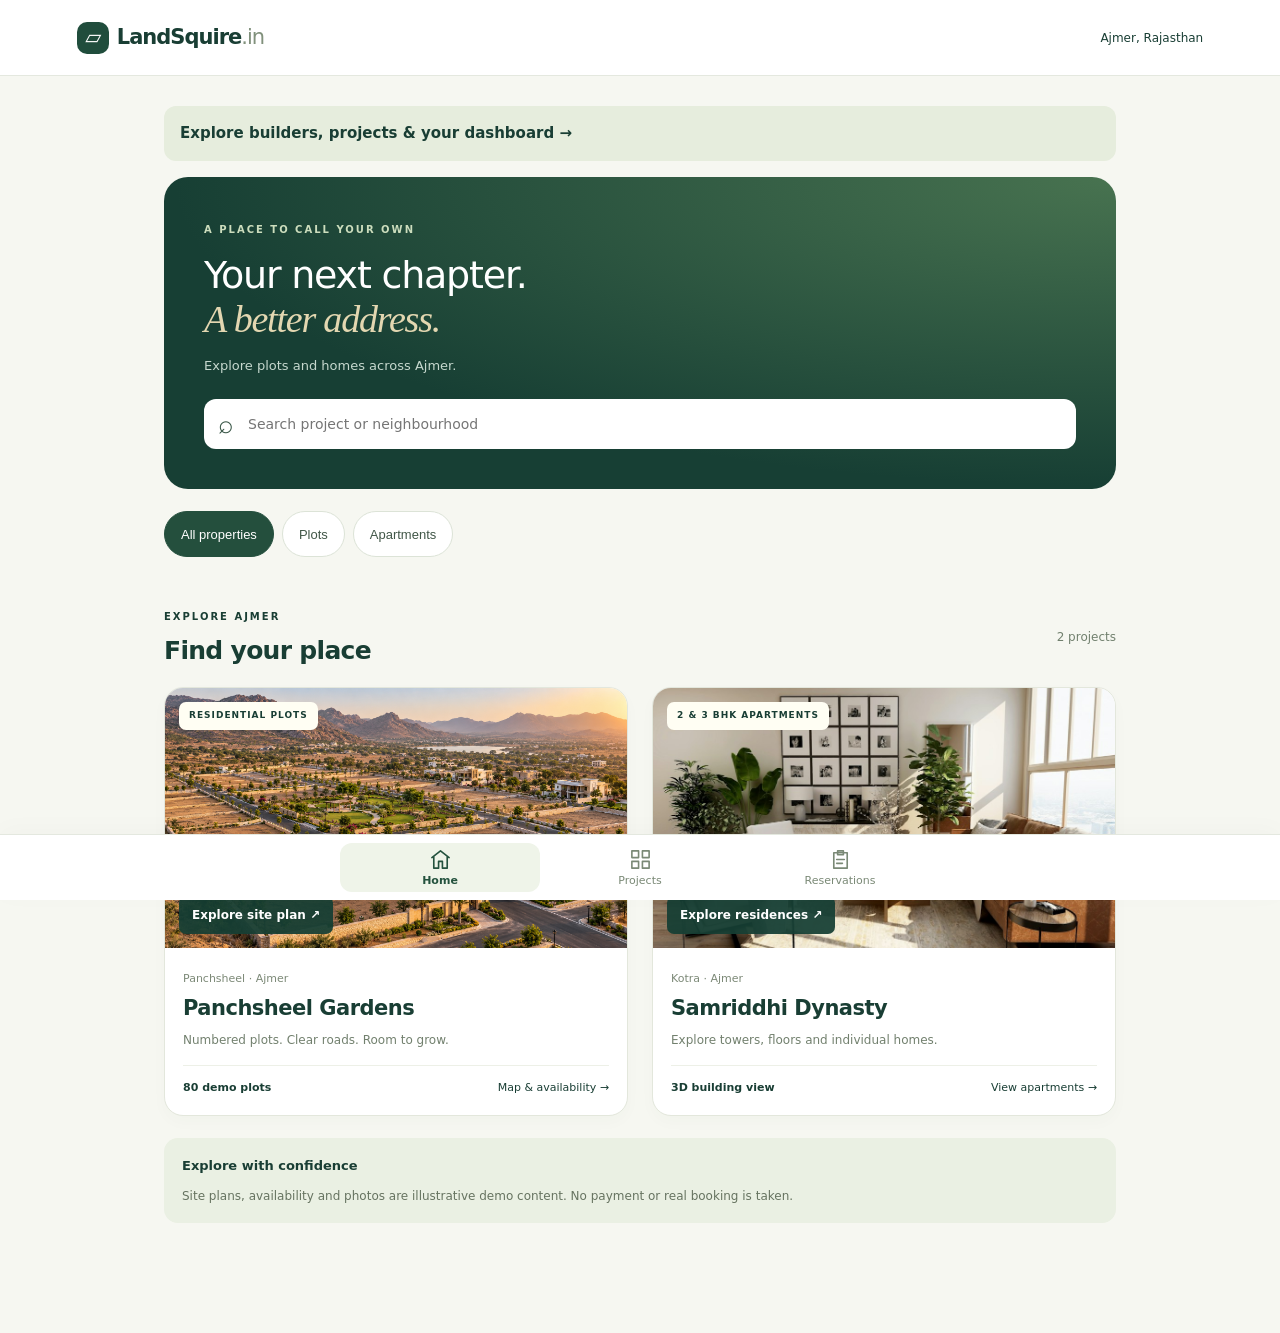
<file: index.html>
<!doctype html><html lang="en"><head><meta charset="utf-8"><meta name="viewport" content="width=device-width,initial-scale=1"><meta name="theme-color" content="#254f40"><script>if(!location.search)location.replace("home.html");</script><title>LandSquire.in | Ajmer property map</title><link rel="stylesheet" href="unified.css"><link rel="stylesheet" href="campus.css"><link rel="stylesheet" href="inventory.css"><link rel="stylesheet" href="mobile.css"><link rel="stylesheet" href="premium.css"><link rel="stylesheet" href="showroom.css"></head><body><header><a class="brand" href="home.html"><span class="brand-icon">▱</span><span>LandSquire<em>.in</em><small>EVERY ADDRESS. IN PERSPECTIVE.</small></span></a><div class="header-location">⌖ &nbsp; Ajmer, Rajasthan</div><a class="project-directory-link" href="platform.html">All projects ↗</a><button id="city">Explore Ajmer ↗</button></header><main><aside id="inventory"><div class="intro"><span class="eyebrow">THE AJMER COLLECTION</span><h1>Considered homes.<br><em>Beautiful living.</em></h1><p>Explore a home. Discover its surroundings.</p></div><div class="search-wrap"><input id="search" aria-label="Search properties" placeholder="Search society, flat or plot…"><span>⌕</span></div><div class="tabs" role="tablist"><button id="all" role="tab" aria-selected="true">All</button><button id="flats" role="tab" aria-selected="false">Flats</button><button id="plots" role="tab" aria-selected="false">Plots</button></div><label class="project-filter">Society<select id="project" aria-label="Society"><option value="D">Samriddhi Dynasty</option><option value="N">Nirala Hills</option><option value="F">Samriddhi Florence</option></select></label><div class="filters"><label>Status<select id="status"><option>All</option><option>Available</option><option>Sold</option><option>Hold</option></select></label><label id="level-wrap">Demo floor<select id="level" aria-label="Demo floor"><option value="1">Level 01</option><option value="2">Level 02</option><option value="3">Level 03</option><option value="4">Level 04</option><option value="5">Level 05</option></select></label></div><p id="result" role="status"></p><div id="cards"></div><p class="inventory-note">Availability & internal layouts are illustrative.<br>Society location matched to Google Maps.</p></aside><section class="map-stage"><div class="mobile-project"><div><b>Panchsheel Gardens</b><small>Ajmer · Residential plots · Demo</small></div><button id="mobile-filter">Search / filters</button></div><div id="map"></div><div id="plot-town" hidden></div><div class="town-tools"><span>3D SITE CONCEPT · Drag to orbit · Tap a plot</span><button id="town-in" aria-label="Zoom in 3D plots">+</button><button id="town-out" aria-label="Zoom out 3D plots">−</button><button id="town-reset">Reset</button></div><div id="inventory-summary" role="status"></div><section id="plan-view" hidden><div class="plan-heading"><span>PANCHSHEEL · AJMER</span><h2>Residential site plan</h2><p>Tap a plot · Drag to pan · Scroll / pinch to zoom</p></div><div id="plan-canvas"></div><div class="plan-tools"><button id="plan-plus">+</button><button id="plan-minus">−</button><button id="plan-reset">Reset</button></div><p class="plan-disclaimer">ILLUSTRATIVE CUTTING PLAN · NOT A SURVEY</p></section><section id="grid-view" hidden aria-label="Property grid"></section><section id="concept" aria-label="Illustrative residential campus"><div id="webgl-campus"></div><p id="scene-loading" role="status">Building your 3D neighbourhood…</p><div class="campus-heading"><span>RAJASTHAN, INDIA</span><h2>Ajmer.</h2><p>The residential collection</p></div><div class="compass">N<br>↑</div><div class="concept-caption">LIVE 3D MODEL · ILLUSTRATIVE ARCHITECTURE</div><div class="orbit-tools"><button id="rotate-left" aria-label="Rotate building left">↶</button><button id="orbit-campus" aria-pressed="false">360° orbit</button><button id="rotate-right" aria-label="Rotate building right">↷</button><button id="reset-campus">Reset view</button><button id="tour-start">Walk through</button></div><div id="tour-controls" hidden><button id="tour-prev">← Previous point</button><span id="tour-stop"></span><button id="tour-next">Next point →</button><button id="tour-exit">Aerial view</button></div><div class="campus-nav"><button id="campus-less" aria-label="Zoom out campus">−</button><span>Drag to orbit · Scroll / pinch to zoom</span><button id="campus-more" aria-label="Zoom in campus">+</button></div></section><div class="view-switch"><button id="view-concept" aria-pressed="true">Interactive 3D</button><button id="view-town" aria-pressed="false">3D layout</button><button id="view-plan">Site plan</button><button id="view-grid">Grid</button><button id="view-google" aria-pressed="false">Google map ↗</button></div><div class="map-title"><span class="eyebrow" id="map-mode-label">GOOGLE SATELLITE + ROADS / AJMER</span><h2 id="map-title">A city of possibilities.</h2><span id="zoom-state">Connecting map…</span></div><div class="quick"><button id="goto-flats">Samriddhi Dynasty</button><button id="goto-plots">Panchsheel plots</button></div><div class="layer-switch"><label>Map view<select id="basemap" aria-label="Map view"><option value="hybrid">Satellite + roads</option><option value="roadmap">Google road map</option><option value="satellite">Satellite imagery</option></select></label></div><div class="map-tools"><button id="fit" aria-label="Fit current collection">⌖</button><button id="zoom-in" aria-label="Zoom in">+</button><button id="zoom-out" aria-label="Zoom out">−</button><button id="markings" aria-pressed="true">Pins on</button></div><div class="floor-stack" aria-label="Select building floor"><small>FLOORS</small><button data-floor="5">05</button><button data-floor="4">04</button><button data-floor="3">03</button><button data-floor="2">02</button><button data-floor="1" aria-pressed="true">01</button></div><div class="map-bottom"><div class="legend"><span><i></i>Available</span><span><i class="sold"></i>Sold</span><span><i class="selected"></i>Selected</span></div><button id="directions">Road route ↗</button><button id="street">360° Street View ↗</button></div><p class="map-note">GOOGLE MAP · SOCIETY PINS / ILLUSTRATIVE PLOT LAYOUTS</p><div id="map-error" role="alert" hidden></div><section id="details" hidden aria-label="Property details"></section></section></main><button id="mobile-list">View properties</button><dialog id="street-dialog"><button class="close" aria-label="Close Street View">×</button><span class="eyebrow">THE SURROUNDING STREETS</span><h2>Explore in 360°.</h2><p id="street-message" role="status"></p><a id="street-link" class="primary" target="_blank" rel="noopener">Open Google Street View ↗</a><p class="fine">Recorded outdoor imagery. Does not show the inside of an apartment.</p></dialog><dialog id="booking-dialog"><form id="booking-form"><button type="button" class="close" id="booking-close" aria-label="Close booking">×</button><span class="eyebrow">DEMO RESERVATION</span><h2 id="booking-title"></h2><label>Your name<input name="name" required maxlength="80" autocomplete="name"></label><label>Phone<input name="phone" required pattern="[0-9+ ()-]{7,20}" autocomplete="tel"></label><label>Visit date<input name="date" type="date" required></label><p class="fine">Saved on this browser only. No payment or actual property reservation.</p><button class="primary" type="submit">Confirm demo hold</button></form><div id="booking-success" hidden></div></dialog><script src="maps-config.js"></script><script src="estate.js"></script><script type="module" src="unified.js?v=25"></script><script src="premium.js"></script></body></html>
</file>
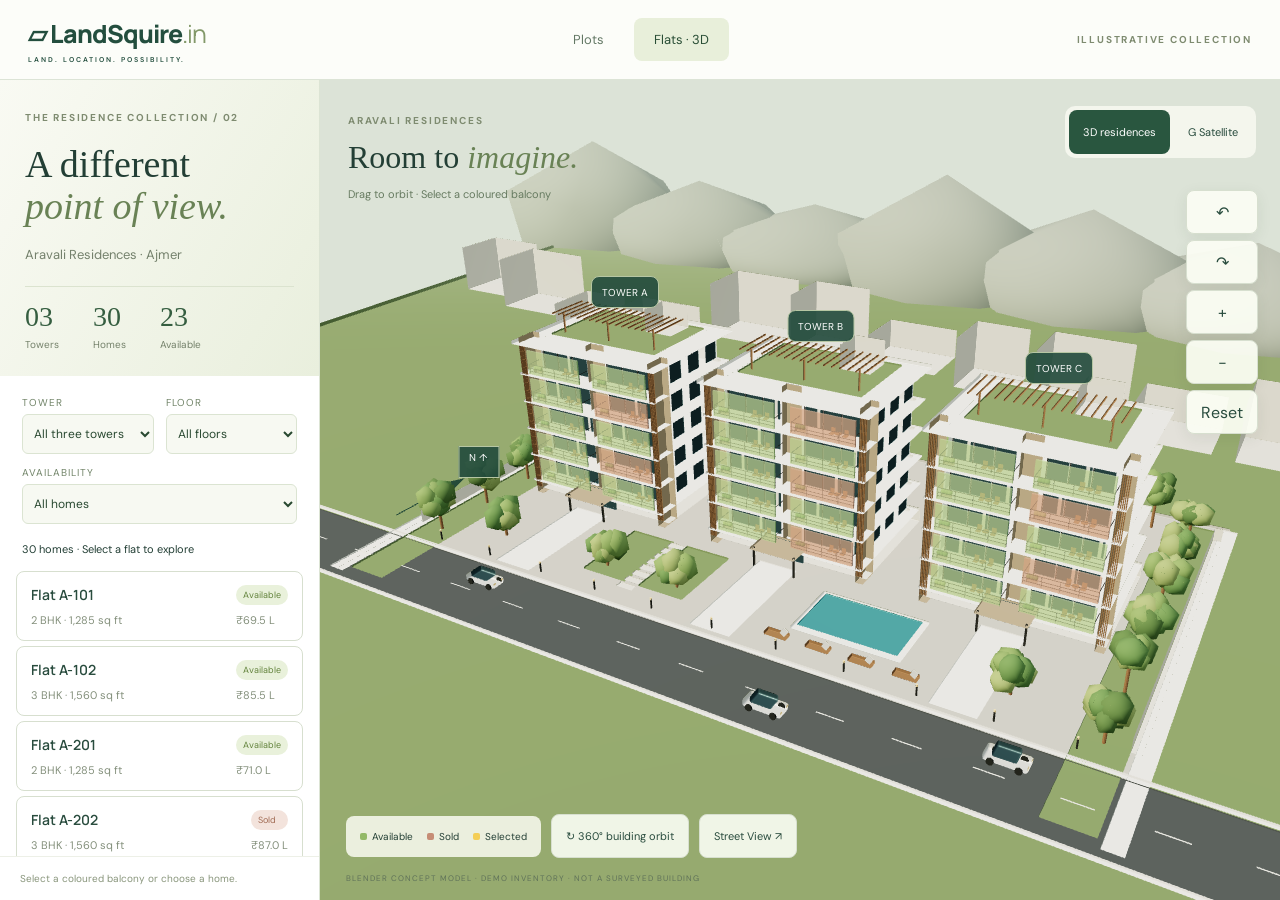
<file: flats-v4.html>
<!doctype html><html lang="en"><head><meta charset="utf-8"><meta name="viewport" content="width=device-width,initial-scale=1"><title>LandSquire.in | Residences in perspective</title><link rel="stylesheet" href="flats.css"></head><body><header><a class="brand" href="./">▱ LandSquire<span>.in</span><small>LAND. LOCATION. POSSIBILITY.</small></a><nav><a href="./">Plots</a><a class="active" href="flats.html">Flats · 3D</a></nav><span class="demo">ILLUSTRATIVE COLLECTION</span></header><main><aside><div class="intro"><span class="eyebrow">THE RESIDENCE COLLECTION / 02</span><h1>A different<br><em>point of view.</em></h1><p>Aravali Residences · Ajmer</p><div class="stats"><span><b>03</b>Towers</span><span><b>30</b>Homes</span><span><b id="available-count">22</b>Available</span></div></div><div class="filters"><label>Tower<select id="tower"><option value="all">All three towers</option><option>A</option><option>B</option><option>C</option></select></label><label>Floor<select id="floor"><option value="all">All floors</option><option value="5">Level 05</option><option value="4">Level 04</option><option value="3">Level 03</option><option value="2">Level 02</option><option value="1">Level 01</option></select></label><label class="wide">Availability<select id="status"><option>All homes</option><option>Available</option><option>Sold</option></select></label></div><p id="result" role="status"></p><div id="homes"></div><div class="aside-foot">Select a coloured balcony or choose a home.</div></aside><section class="stage"><div id="scene"></div><div id="sat-map" hidden></div><div class="stage-heading"><span class="eyebrow">ARAVALI RESIDENCES</span><h2>Room to <em>imagine.</em></h2><p id="scene-state" role="status">Loading Blender architecture…</p></div><div class="modes"><button id="mode3d" class="active">3D residences</button><button id="modeMap">G Satellite</button></div><div class="camera-tools"><button id="left" aria-label="Rotate left">↶</button><button id="right" aria-label="Rotate right">↷</button><button id="plus" aria-label="Zoom in">+</button><button id="minus" aria-label="Zoom out">−</button><button id="reset">Reset</button></div><div id="tower-labels"></div><div class="scene-bottom"><div class="legend"><span><i></i>Available</span><span><i class="sold"></i>Sold</span><span><i class="selected"></i>Selected</span></div><button id="orbit" aria-pressed="false">↻ 360° building orbit</button><button id="street">Street View ↗</button></div><p class="survey-note">BLENDER CONCEPT MODEL · DEMO INVENTORY · NOT A SURVEYED BUILDING</p><div id="error" hidden role="alert"></div></section><section id="details" hidden aria-label="Flat details"></section></main><dialog id="street-dialog"><button class="close" aria-label="Close Street View">×</button><span class="eyebrow">EXPLORE THE NEIGHBOURHOOD</span><h2>360° surroundings</h2><p id="street-message" role="status">Finding Google panoramas…</p><a id="street-link" class="primary" target="_blank" rel="noopener">Open Google Street View ↗</a><p class="fine">Recorded outdoor imagery. Apartment interiors are not covered by Street View.</p></dialog><script src="maps-config.js"></script><script type="module" src="flats.js"></script></body></html>
</file>
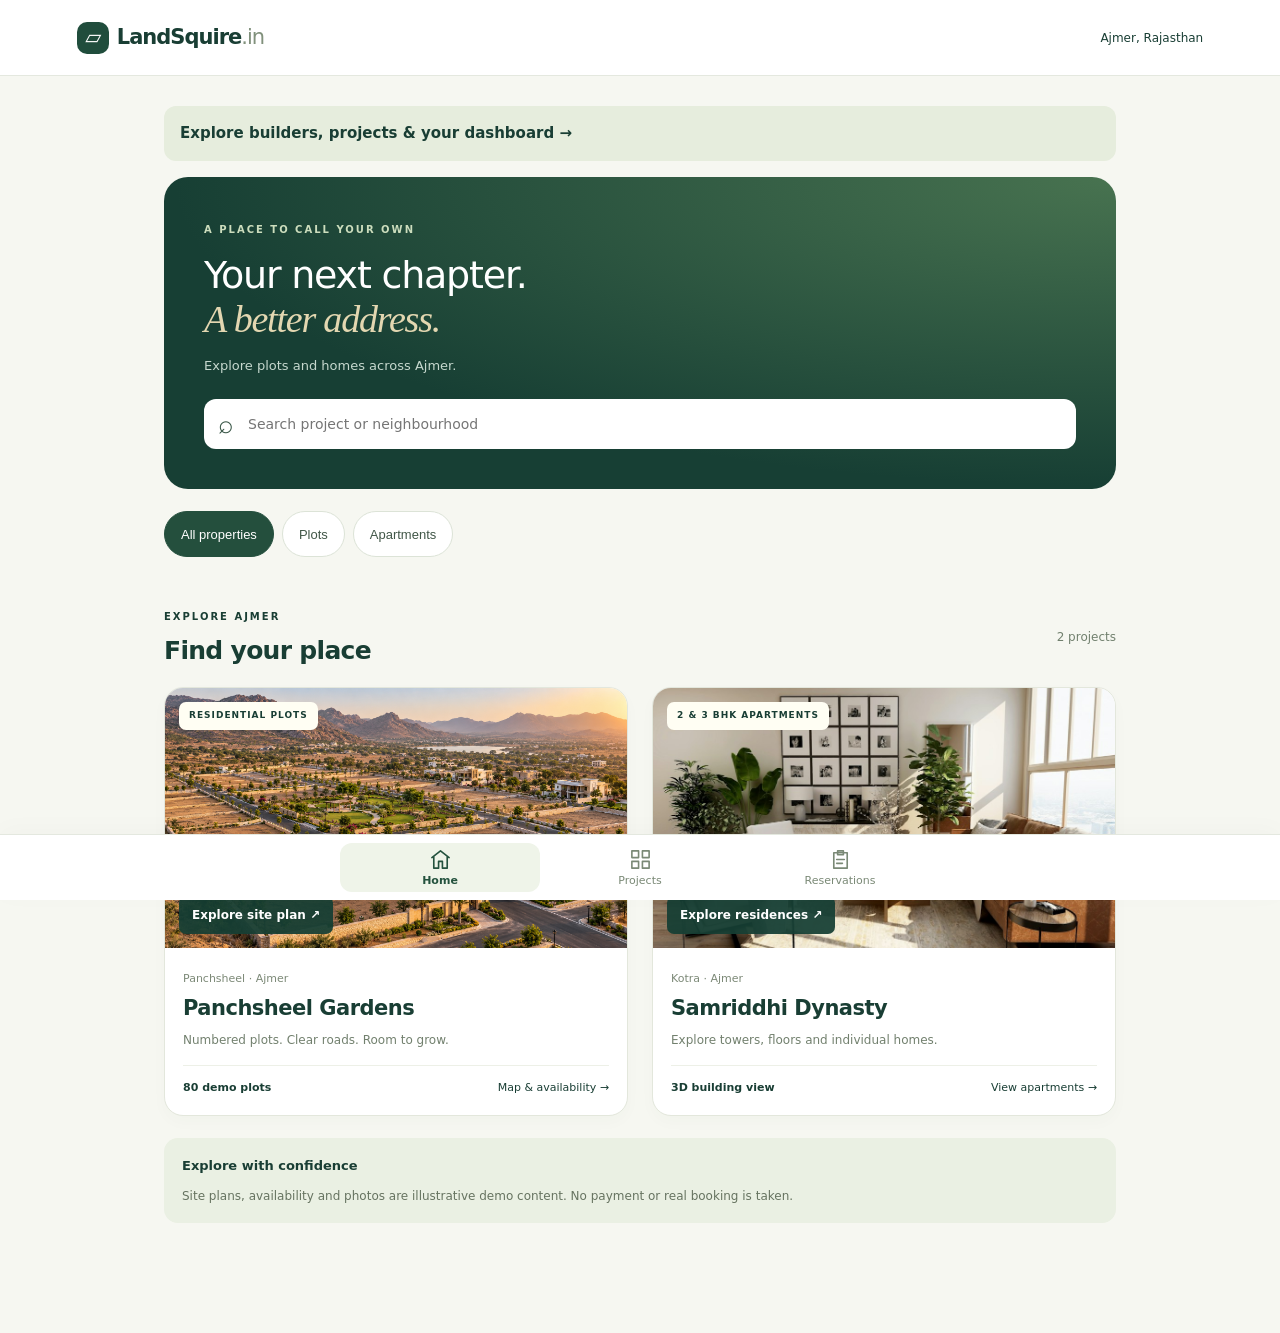
<file: home.html>
<!doctype html><html lang="en"><head><meta charset="utf-8"><meta name="viewport" content="width=device-width,initial-scale=1,viewport-fit=cover"><meta name="theme-color" content="#163f34"><title>LandSquire · Find your place</title><link rel="stylesheet" href="home.css"></head><body><header><a class="logo" href="home.html"><i>▱</i> LandSquire<span>.in</span></a><span class="city">Ajmer, Rajasthan</span></header><main><a href="platform.html" style="display:block;padding:16px;background:#e6eddd;border-radius:12px;margin-bottom:16px;font-weight:650">Explore builders, projects & your dashboard →</a><section class="welcome"><span class="eyebrow">A PLACE TO CALL YOUR OWN</span><h1>Your next chapter.<br><em>A better address.</em></h1><p>Explore plots and homes across Ajmer.</p><label class="search"><span aria-hidden="true">⌕</span><input id="search" placeholder="Search project or neighbourhood" aria-label="Search projects"></label></section><div class="categories" aria-label="Property type"><button data-type="all" aria-pressed="true">All properties</button><button data-type="plots" aria-pressed="false">Plots</button><button data-type="flats" aria-pressed="false">Apartments</button></div><section class="collection"><div class="section-title"><div><span class="eyebrow">EXPLORE AJMER</span><h2>Find your place</h2></div><span id="count">2 projects</span></div><article data-kind="plots" data-search="panchsheel gardens ajmer plots"><a href="index.html?view=plots" class="cover"><img src="assets/plots-concept.png" alt="Illustrative vacant plots and internal roads"><span class="tag">RESIDENTIAL PLOTS</span><span class="explore">Explore site plan ↗</span></a><div class="card-body"><span class="location">Panchsheel · Ajmer</span><h3>Panchsheel Gardens</h3><p>Numbered plots. Clear roads. Room to grow.</p><div class="card-foot"><b>80 demo plots</b><span>Map & availability →</span></div></div></article><article data-kind="flats" data-search="samriddhi dynasty kotra ajmer apartments flats"><a href="index.html?view=flats" class="cover"><img src="assets/estate-01.jpg" alt="Illustrative apartment interior"><span class="tag">2 & 3 BHK APARTMENTS</span><span class="explore">Explore residences ↗</span></a><div class="card-body"><span class="location">Kotra · Ajmer</span><h3>Samriddhi Dynasty</h3><p>Explore towers, floors and individual homes.</p><div class="card-foot"><b>3D building view</b><span>View apartments →</span></div></div></article><p id="empty" hidden>No matching projects. Try Panchsheel or Kotra.</p><div class="note"><b>Explore with confidence</b><p>Site plans, availability and photos are illustrative demo content. No payment or real booking is taken.</p></div></section><section id="visits" hidden><span class="eyebrow">YOUR COLLECTION</span><h2>Demo reservations</h2><div id="holds"></div></section></main><nav aria-label="Main navigation"><button id="nav-home" aria-current="page"><svg class="app-icon" viewBox="0 0 24 24" aria-hidden="true"><path d="M3 10 12 3l9 7M5 9v12h5v-7h4v7h5V9"/></svg>Home</button><button id="nav-projects"><svg class="app-icon" viewBox="0 0 24 24" aria-hidden="true"><path d="M3 3h7v7H3zM14 3h7v7h-7zM3 14h7v7H3zM14 14h7v7h-7z"/></svg>Projects</button><button id="nav-visits"><svg class="app-icon" viewBox="0 0 24 24" aria-hidden="true"><path d="M5 5h14v16H5zM9 3h6v4H9zM8 12h8M8 16h6"/></svg>Reservations</button></nav><script src="home.js"></script></body></html>
</file>
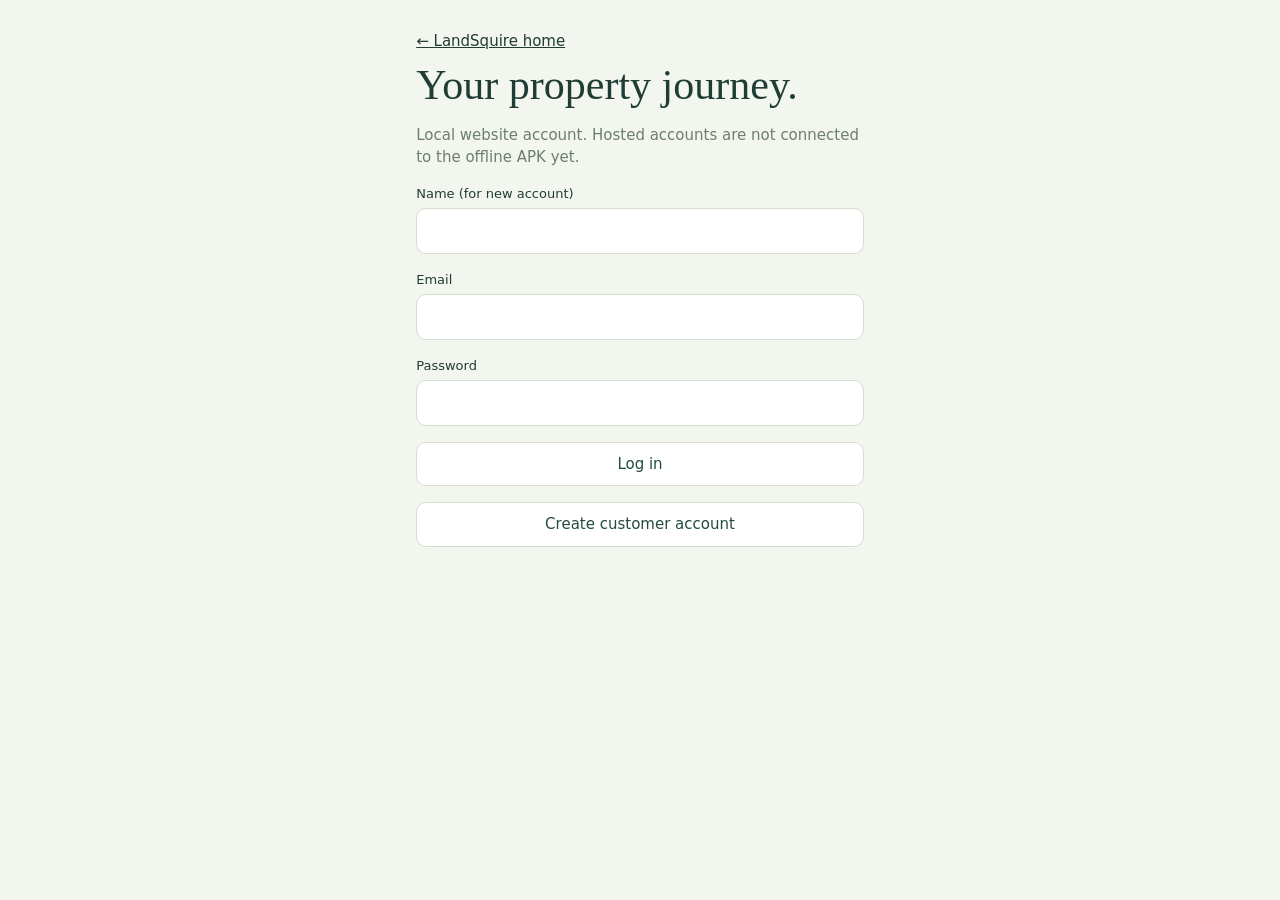
<file: login.html>
<!doctype html><html><head><meta name="viewport" content="width=device-width,initial-scale=1"><title>LandSquire account</title><link rel="stylesheet" href="platform.css"></head><body><main style="margin:auto;max-width:550px"><a href="home.html">← LandSquire home</a><h1>Your property journey.</h1><p>Local website account. Hosted accounts are not connected to the offline APK yet.</p><form id="auth"><label>Name (for new account)<input name="name" autocomplete="name"></label><label>Email<input name="email" type="email" required autocomplete="email"></label><label>Password<input name="password" type="password" minlength="10" maxlength="128" required autocomplete="current-password"></label><button name="action" value="login">Log in</button><button name="action" value="register">Create customer account</button><p id="message" role="status"></p></form><script>document.querySelector('form').onsubmit=async e=>{e.preventDefault();const message=document.querySelector('#message');message.textContent='Connecting…';try{const response=await fetch('/api/'+e.submitter.value,{method:'POST',headers:{'Content-Type':'application/json'},body:JSON.stringify(Object.fromEntries(new FormData(e.target)))});const data=await response.json();if(!response.ok)throw Error(data.error);location.href='platform.html?page=customer'}catch(err){message.textContent=err.message==='Unexpected token'?'Account server unavailable':err.message}};</script></main></body></html>
</file>
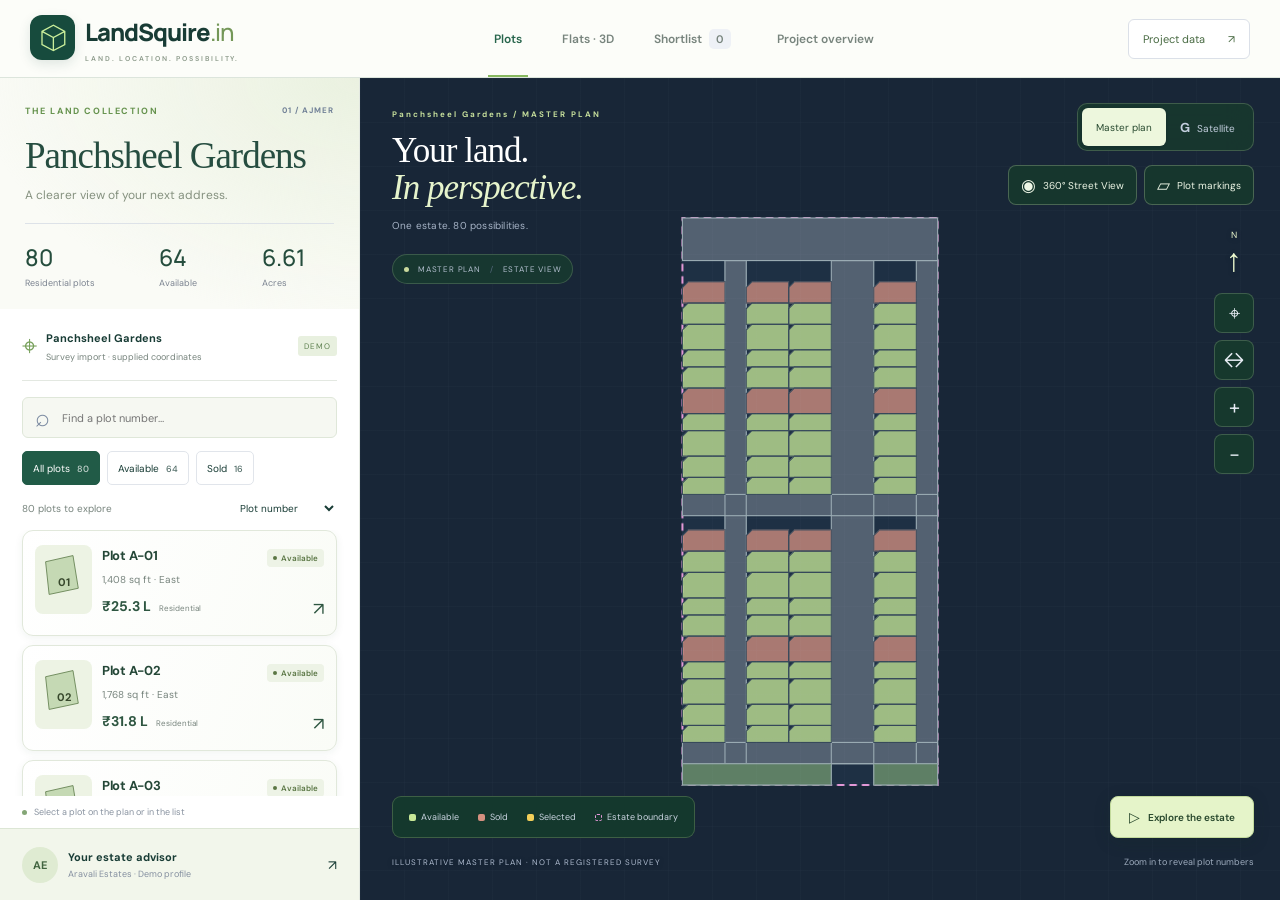
<file: plots-v4.html>
<!doctype html><html lang="en"><head><meta charset="utf-8"><meta name="viewport" content="width=device-width,initial-scale=1"><meta name="theme-color" content="#142337"><meta name="description" content="LandSquire.in interactive master plan. Explore precise plot boundaries, road access, availability and property details."><title>LandSquire.in | Interactive Master Plan</title><link rel="stylesheet" href="vendor/maplibre.css"><link rel="stylesheet" href="style.css"><link rel="stylesheet" href="atlas.css"><link rel="stylesheet" href="landsquare.css"></head><body>
<header><a class="brand" href="./"><span class="brand-mark"><svg viewBox="0 0 40 40" aria-hidden="true"><path d="m8 13 13-7 13 7v15l-13 7-13-7Z M8 13l13 7 13-7M21 20v15"/></svg></span><span>LandSquire<span class="brand-domain">.in</span><span class="brand-sub">LAND. LOCATION. POSSIBILITY.</span></span></a><nav aria-label="Main navigation"><button id="explore" class="nav active">Plots</button><a class="nav" href="flats.html">Flats · 3D</a><button id="saved" class="nav">Shortlist <span id="saved-count">0</span></button><button id="about" class="nav">Project overview</button></nav><button id="project-tools" class="outline-button">Project data <span>↗</span></button></header>
<main><aside class="inventory"><div class="intro"><div class="eyebrow">THE LAND COLLECTION <span>01 / AJMER</span></div><h1>Aravali <em>Greens.</em></h1><p>A clearer view of your next address.</p><div class="project-stats"><span><strong id="total-stat">10</strong>Residential plots</span><span><strong id="available-stat">7</strong>Available</span><span><strong id="area-stat">1.18</strong>Acres</span></div></div><div class="project"><span class="project-icon">⌖</span><div><strong id="project-name">Aravali Greens · Phase I</strong><small id="project-location">Ajmer, Rajasthan · Illustrative estate</small></div><span class="phase">DEMO</span></div><div class="filters"><label class="search"><span>⌕</span><input id="search" placeholder="Find a plot number…" aria-label="Search plots"></label><div class="chips"><button class="active" data-status="All">All plots <b id="all-count">10</b></button><button data-status="Available">Available <b id="available-count">7</b></button><button data-status="Sold">Sold <b id="sold-count">3</b></button></div><div class="results-line"><span id="result-count" role="status"></span><select id="sort" aria-label="Sort plots"><option value="default">Plot number</option><option value="low">Price: low to high</option><option value="area">Largest area</option></select></div></div><div id="cards" class="cards"></div><div class="inventory-footer"><span class="dot"></span> Select a plot on the plan or in the list</div><button class="advisor" id="advisor"><span class="advisor-avatar">AE</span><span><strong>Your estate advisor</strong><small>Aravali Estates · Demo profile</small></span><span>↗</span></button></aside>
<section class="map-section" aria-label="Interactive estate master plan"><div id="map"></div><div class="plan-grid" aria-hidden="true"></div><div class="map-top"><div class="map-heading"><span class="eyebrow">ARAVALI GREENS / PHASE I</span><h2>Your land.<br><em>In perspective.</em></h2><p>One estate. Ten possibilities.</p></div><div class="layer-switch"><button id="plan" class="active">Master plan</button><button id="satellite"><span class="google-g">G</span> Satellite</button></div></div><div class="experience-tools"><button id="street360">◉ <span>360° Street View</span></button><button id="markings" aria-pressed="true">▱ <span>Plot markings</span></button></div><div class="map-status"><span class="status-dot"></span><span id="provider-name">MASTER PLAN</span><span class="separator">/</span><span id="zoom-readout">ESTATE VIEW</span></div><div class="map-actions"><span class="north" aria-label="North orientation">N<span>↑</span></span><button id="home" aria-label="Fit all plots" title="Fit estate">⌖</button><button id="measure" aria-label="Toggle boundary dimensions" aria-pressed="false" title="Boundary dimensions">↔</button><button id="zoom-in" aria-label="Zoom in">+</button><button id="zoom-out" aria-label="Zoom out">−</button></div><div id="map-error" hidden role="status"></div><div id="plot-peek" hidden></div><div class="map-bottom"><div class="legend"><span><i class="available"></i>Available</span><span><i class="sold"></i>Sold</span><span><i class="selected"></i>Selected</span><span><i class="boundary"></i>Estate boundary</span></div><button class="tour-button" id="tour">▷ <span>Explore the estate</span></button></div><div class="demo-note" id="layout-note">ILLUSTRATIVE MASTER PLAN · NOT A REGISTERED SURVEY</div><div class="zoom-hint" id="zoom-hint">Scroll to zoom · Select a plot to explore</div><article id="detail" class="detail" hidden aria-label="Selected plot details"></article></section></main><button class="mobile-toggle" id="mobile-toggle">View plot list</button><div id="toast" role="status"></div>
<dialog id="about-dialog"><button class="dialog-close" aria-label="Close dialog">×</button><div class="eyebrow">THE ESTATE</div><h2>Thoughtfully planned.<br>Clearly defined.</h2><p>Explore a connected residential layout with a marked estate perimeter, 30-foot access roads, two residential blocks and a landscaped green belt.</p><div class="about-stats"><div><strong>10</strong><span>Demo plots</span></div><div><strong>30 ft</strong><span>Internal roads</span></div><div><strong>2</strong><span>Residential blocks</span></div></div><p class="fine">Demo inventory only. Boundaries are designed in a shared coordinate system; they are not surveyed ownership boundaries or evidence of planning approval.</p></dialog>
<dialog id="visit-dialog"><button class="dialog-close" aria-label="Close dialog">×</button><div class="eyebrow">MEET YOUR NEXT ADDRESS</div><h2>Plan a site visit</h2><p id="visit-plot"></p><form id="visit-form"><label>Your name<input name="name" required maxlength="80" autocomplete="name"></label><label>Mobile number<input name="phone" type="tel" pattern="[0-9+ ()-]{10,16}" required autocomplete="tel"></label><label>Preferred date<input name="date" type="date" required></label><p class="fine">Demo request: saved on this device only. No message is sent.</p><button class="primary" type="submit">Save visit request ↗</button></form></dialog>
<dialog id="gallery"><button class="dialog-close" aria-label="Close dialog">×</button><img id="gallery-image" alt="Illustrative estate and home design"><div class="gallery-nav"><button id="prev" aria-label="Previous photo">←</button><span id="gallery-count"></span><button id="next" aria-label="Next photo">→</button></div><p class="fine">Design inspiration · Not actual property photographs</p></dialog>
<dialog id="dealer-dialog"><button class="dialog-close" aria-label="Close dialog">×</button><div class="eyebrow">YOUR POINT OF CONTACT</div><div id="dealer-content"></div></dialog>
<dialog id="tools-dialog"><button class="dialog-close" aria-label="Close dialog">×</button><div class="eyebrow">PROJECT WORKSPACE</div><h2>From demo to your land.</h2><p>Import surveyed boundaries as GeoJSON. Every plot is checked for containment, overlap and area consistency before it appears on the map.</p><div class="tool-box"><strong>1. Surveyed project data</strong><p>One outer boundary, plot polygons and optional roads / parks. WGS84 longitude, latitude. Simple polygons without holes; maximum 300 features.</p><label class="upload-label">Import GeoJSON<input id="project-file" type="file" accept=".json,.geojson,application/json"></label><div id="import-result" role="status"></div><div class="tool-buttons"><button id="download-template">Download sample</button><button id="export-project">Export current layout</button><button id="reset-project">Restore demo</button></div></div><div class="tool-box"><strong>2. Google Satellite connection</strong><p>Use your Google Maps browser key or free prototype Demo Key. Your key is sent only to Google to load its maps.</p><label>Google Maps key<input id="google-key" type="password" autocomplete="off" placeholder="Paste your Google Maps key"></label><button id="connect-google" class="primary">Connect Google Satellite</button><p id="google-result" role="status"></p><a href="https://developers.google.com/maps/documentation/javascript/demo-key" target="_blank" rel="noopener">Get an official Google Demo Key ↗</a></div><p class="fine">Imported projects and connection settings are local to this browser. A production project also needs verified survey data, actual dealer contacts and a connected inventory backend.</p></dialog>
<dialog id="street-dialog"><div class="street-header"><div><span class="eyebrow">EXPLORE THE SURROUNDINGS</span><h2 id="street-title">360° Street View</h2></div><button class="dialog-close" aria-label="Close 360 view">×</button></div><p id="street-status" role="status">Checking nearby Google Street View coverage…</p><div id="street-canvas"></div><div id="street-empty" hidden><span class="empty-orbit">360°</span><h3>No nearby panorama found</h3><p id="street-explanation"></p><button id="street-retry" class="primary">Look within 1 km</button></div><div class="street-footer"><span>Drag to look around · Recorded Google imagery, not a live camera.</span><a id="street-external" target="_blank" rel="noopener">Open in Google Maps ↗</a></div></dialog><script src="vendor/maplibre.js"></script><script src="maps-config.js"></script><script src="estate.js"></script><script src="map-engine.js"></script><script src="app.js"></script><script src="experience.js"></script></body></html>
</file>
<file: unified.css>
@import url('https://fonts.googleapis.com/css2?family=DM+Sans:wght@400;500;600;700&family=Manrope:wght@500;600;700;800&display=swap');*{box-sizing:border-box}body{margin:0;font:13px 'DM Sans',sans-serif;color:#294b3a;background:#f8faf4}button,input,select{font:inherit}button,a{cursor:pointer}button{min-height:42px;border:1px solid #dfe6d8;border-radius:7px;background:#fafcf4;color:#31573d;padding:0 14px}button:focus-visible,a:focus-visible,input:focus-visible,select:focus-visible{outline:3px solid #c8bc68;outline-offset:2px}header{height:76px;display:flex;align-items:center;justify-content:space-between;padding:0 28px;border-bottom:1px solid #dce4d5;background:#fcfdf8;gap:14px}.brand{display:flex;align-items:center;gap:10px;text-decoration:none;font:800 24px Manrope;color:#294f3e;letter-spacing:-1px}.brand em{font-style:normal;font-weight:500;color:#889b6e}.brand small{display:block;font:600 6px 'DM Sans';letter-spacing:2px;margin-top:5px}.brand-icon{font-size:32px;width:42px;height:44px;text-align:center;border-radius:12px;background:#29523d;color:#d9edbc}.header-location{font-size:12px;color:#839277}header button{font-size:11px}main{height:calc(100dvh - 76px);display:grid;grid-template-columns:325px 1fr}aside{background:#fff;display:flex;flex-direction:column;min-height:0;border-right:1px solid #dae3d0}.intro{padding:27px 25px 20px;background:radial-gradient(ellipse at top right,#e1e9d0,#fafbf6)}.eyebrow{font-size:9px;font-weight:700;letter-spacing:1.8px;color:#899572}h1{font:36px/1.12 Georgia;margin:17px 0 12px}h1 em{font-weight:400;color:#6f8d55}.intro p{font-size:12px;color:#8b967e;margin-bottom:0}.search-wrap{margin:20px 20px 12px;position:relative}.search-wrap input{width:100%;padding:13px 30px 13px 12px;border:1px solid #dce4d4;border-radius:7px;background:#f8faf3;font-size:11px}.search-wrap span{position:absolute;right:12px;top:9px;font-size:22px}.tabs{display:flex;gap:7px;padding:0 20px}.tabs button{flex:1;min-height:36px;font-size:11px}.tabs [aria-selected=true]{background:#285a40;color:#fff;border-color:#285a40}.filters{display:flex;gap:12px;padding:15px 20px 0}.filters label{flex:1;color:#8b987f;font-size:10px}.filters select{display:block;width:100%;min-height:36px;padding:5px;border:1px solid #e0e7d8;background:#fbfcf7;color:#42613d;border-radius:6px;margin-top:5px;font-size:11px}#result{font-size:10px;color:#839277;margin:14px 20px 9px}#cards{flex:1;overflow:auto;padding:0 16px 12px}.property-card{width:100%;text-align:left;padding:13px 12px;margin:5px 0;display:grid;grid-template-columns:1fr auto;gap:7px;background:linear-gradient(100deg,#fff,#fafcf6);border-radius:9px;transition:background .2s}.property-card:hover,.property-card.selected{border-color:#9eb881;background:#eff5e4}.property-card b{font:700 12px Manrope}.property-card small{font-size:10px;color:#849276}.badge{background:#e5f1d9;color:#567f3a;font-size:8px;padding:4px 7px;border-radius:14px}.badge.sold{background:#f7dddd;color:#b24b48}.inventory-note{font-size:9px;line-height:1.7;padding:12px 20px;margin:0;border-top:1px solid #e5ebdf;color:#8b977e}.map-stage{position:relative;min-width:0;overflow:hidden}#map{position:absolute;inset:0;background:#c5cfb7}.map-title{position:absolute;top:24px;left:25px;padding:15px 19px;background:#f8fbeded;border:1px solid #edf3e2;border-radius:10px;pointer-events:none;max-width:390px}.map-title h2{font:25px Georgia;margin:9px 0}.map-title #zoom-state{font-size:10px;color:#7c8d6e}.quick{position:absolute;top:24px;right:22px;display:flex;gap:6px}.quick button{background:#274b3de8;color:#f4f8e7;border-color:#a9c28855;font-size:10px;backdrop-filter:blur(10px)}.map-tools{position:absolute;right:20px;top:118px;display:grid;gap:6px}.map-tools button{min-width:42px;background:#f9fcefef;font-size:18px;box-shadow:0 3px 10px #17352212}.map-tools #markings{font-size:10px}.map-bottom{position:absolute;bottom:43px;left:24px;display:flex;gap:8px;align-items:center}.legend{display:flex;gap:14px;padding:13px;background:#f7fbedef;border-radius:7px;font-size:9px}.legend i{width:7px;height:7px;background:#3ca861;display:inline-block;border-radius:2px;margin-right:5px}.legend .sold{background:#d45454}.legend .selected{background:#edc847}.map-bottom button{font-size:10px;background:#f7fbedef}.map-note{position:absolute;bottom:22px;left:25px;font-size:7px;letter-spacing:.7px;color:#fff;text-shadow:0 1px 3px #000}.geo-label{position:absolute;transform:translate(-50%,-50%);padding:5px 7px;min-height:29px;background:#fafded;color:#355b3c;border:1px solid #d8e6c1;box-shadow:0 3px 10px #132a2533;border-radius:5px;font-size:10px;white-space:nowrap}.geo-label small{display:block;font-size:7px;font-weight:400}.geo-label.sold{background:#b93636;color:white;border-color:#edb0a1}.geo-label.available{background:#208844;color:#fff;border-color:#b4e3ae}.geo-label.selected{background:#f0cd52;color:#4e4b25}.geo-label.cluster{background:#f9fdec;font-size:11px;padding:10px 13px;border-radius:9px}.geo-label.plot{background:transparent;border:0;box-shadow:none;color:#132f1c;font-size:11px;font-weight:700;text-shadow:0 1px 2px white}.geo-label.plot.sold{color:#7a2020}.map-overlay{position:absolute;pointer-events:none}.map-overlay canvas{display:block;pointer-events:none}.overlay-labels{position:absolute;inset:0;pointer-events:none}.overlay-labels button{pointer-events:auto}.floor-caption{position:absolute;background:#1c4535ed;color:#f3f7e8;padding:8px 12px;border-radius:6px;white-space:nowrap;font-size:10px;pointer-events:none}.map-overlay canvas.clickable{pointer-events:auto;touch-action:none}#details{position:absolute;right:18px;top:87px;bottom:29px;width:325px;border-radius:13px;background:#fff;box-shadow:0 14px 50px #18382944;overflow:auto;z-index:8;animation:slide .35s ease}.photo{height:168px;position:relative}.photo>img{width:100%;height:100%;object-fit:cover}.photo>span{position:absolute;left:10px;bottom:9px;font-size:7px;color:#fff;background:#183729bb;letter-spacing:1px;padding:5px 8px}.close{position:absolute;right:10px;top:10px;border-radius:50%;width:31px;min-height:31px;padding:0;background:#f6faef;z-index:1}.detail-body{padding:19px}.detail-body h2{font:28px Georgia;margin:12px 0 6px}.detail-body .sub{font-size:11px;color:#8b977e}.price{font:25px Georgia;margin:16px 0}.facts{display:grid;grid-template-columns:1fr 1fr;gap:15px}.facts span{font-size:9px;color:#8c967e}.facts b{display:block;font-size:12px;color:#3b583c;margin-top:5px}.photos{display:flex;gap:8px;margin:17px 0}.photos button{padding:0;width:65px;overflow:hidden;height:42px}.photos img{width:100%;height:100%;object-fit:cover}.fine{font-size:10px;line-height:1.7;color:#86957a}.primary{display:block;text-align:center;border:0;border-radius:7px;background:#285d42;color:white;padding:13px;font-size:11px;text-decoration:none;width:100%;margin-top:13px}.dealer{border-top:1px solid #e5ebdc;padding-top:13px;font-size:11px}.dealer p{font-size:10px;color:#8c977f;line-height:1.7}dialog{position:fixed;max-width:470px;width:90vw;border:1px solid #cddbc0;border-radius:16px;background:#fcfdf6;color:#33543b;padding:30px}dialog h2{font:29px Georgia}dialog p{line-height:1.8;font-size:12px}dialog::backdrop{background:#17382bad;backdrop-filter:blur(8px)}[hidden]{display:none!important}#map-error{position:absolute;left:25px;right:25px;top:44%;padding:20px;background:#fff;border-radius:8px}#mobile-list{display:none}@keyframes slide{from{transform:translateX(25px);opacity:0}to{transform:none;opacity:1}}@media(max-width:1200px){.quick{top:128px;left:25px;right:auto}.map-tools{top:195px}.map-title{max-width:calc(100% - 50px)}main{grid-template-columns:290px 1fr}}@media(max-width:700px){header{height:65px;padding:0 13px}.brand{font-size:18px;gap:7px}.brand-icon{height:34px;width:31px;font-size:24px}.brand small{font-size:4px}.header-location{display:none}header button{font-size:10px;min-height:35px;padding:0 10px}main{height:calc(100dvh - 65px);display:block}aside{display:none;position:absolute;inset:65px 0 0;z-index:12;padding-bottom:62px}body.list-open aside{display:flex}.map-stage{height:100%}.map-title{top:17px;left:15px;padding:12px 14px;max-width:calc(100% - 30px)}.map-title h2{font-size:23px}.map-title .eyebrow{font-size:7px}.quick{left:15px;top:124px}.quick button{font-size:9px;min-height:36px;padding:0 10px}.map-tools{right:12px;top:176px}.map-tools button{min-height:38px;min-width:38px}.map-bottom{bottom:91px;left:14px;right:14px;gap:6px}.legend{font-size:8px;padding:11px;gap:9px}.map-bottom button{font-size:8px;padding:0 10px}.map-note{bottom:74px;left:15px;font-size:5px;max-width:90%}#mobile-list{display:block;position:fixed;bottom:27px;left:50%;transform:translateX(-50%);z-index:15;min-height:38px;background:#edf7d9;box-shadow:0 5px 15px #1e372033;white-space:nowrap;font-size:11px}#details{position:fixed;top:auto;bottom:0;left:0;right:0;width:100%;max-height:66dvh;z-index:20;border-radius:18px 18px 0 0}.photo{height:135px}.geo-label{font-size:8px;min-height:24px;padding:4px 5px}.geo-label small{font-size:6px}}@media(prefers-reduced-motion:reduce){*{animation:none!important;transition:none!important}}

.project-filter{margin:13px 20px 0;color:#71836c;font-size:10px}.project-filter select{display:block;width:100%;padding:10px;border:1px solid #dce4d4;border-radius:6px;background:#fafcf5;color:#294b3a;margin-top:5px}.layer-switch{position:absolute;right:20px;top:75px;padding:8px 10px;background:#fafdf4f2;border-radius:7px;font-size:9px}.layer-switch select{margin-left:8px;border:0;background:transparent;color:#244c36;padding:4px}.secondary{background:#eff4e8;color:#31553d;border:1px solid #dce5d0}.floor-caption{font-size:9px}.intro{padding-top:19px;padding-bottom:14px}.intro h1{font-size:30px;margin:11px 0}.search-wrap{margin-top:14px}.map-bottom{flex-wrap:wrap;right:20px}.map-title{max-width:350px}@media(max-width:1200px){.layer-switch{top:181px;left:25px;right:auto}.map-tools{top:234px}}@media(max-width:700px){.layer-switch{left:15px;top:170px}.map-tools{top:222px}.map-bottom{bottom:94px}.legend{width:100%;max-width:260px}.map-title h2{font-size:21px}.map-title{max-width:calc(100% - 30px)}}

.floor-stack{position:absolute;bottom:126px;right:20px;display:grid;gap:3px;padding:7px;background:#f9fcf1ee;border-radius:9px;box-shadow:0 4px 18px #18372922}.floor-stack small{font-size:7px;text-align:center;letter-spacing:1px}.floor-stack button{min-height:30px;padding:0 10px;font-size:10px;border:0}.floor-stack [aria-pressed=true]{background:#285a40;color:white}.map-overlay canvas{animation:reveal .6s ease-out}@keyframes reveal{from{opacity:0}to{opacity:1}}@media(max-width:700px){.floor-stack{bottom:176px;right:12px}}
</file>
<file: campus.css>
body{background:#f4f2e8;color:#234c3e}header{background:#fbfaf3;border-color:#e5e6d8;height:72px}main{height:calc(100dvh - 72px);grid-template-columns:280px 1fr}aside{background:#faf9f1;border-color:#e6e5d9}.intro{background:none;padding:25px 22px 12px}.intro h1{font-size:28px;line-height:1.2}.intro h1 em{color:#8e9470}.intro p{font-size:10px}.property-card{background:#fffef9;border-color:#e9e7db}.property-card small{color:#677961}.badge{font-size:8px}.search-wrap input,.filters select,.project-filter select{background:#f5f4ea}.inventory-note{font-size:8px}.map-stage{container-type:size}.view-switch{position:absolute;z-index:4;top:20px;left:50%;transform:translateX(-50%);display:flex;padding:4px;border:1px solid #ffffffe8;background:#f9faf0df;backdrop-filter:blur(15px);border-radius:30px;box-shadow:0 6px 24px #20483716;white-space:nowrap}.view-switch button{border:0;background:transparent;border-radius:24px;font-size:10px;min-height:33px;padding:0 18px}.view-switch [aria-pressed=true]{background:#264e3e;color:#fff}.map-title{top:80px}.quick{top:auto;bottom:110px;left:25px;right:auto}.layer-switch{top:88px}.map-tools{top:148px}.campus-mode .map-title,.campus-mode .quick,.campus-mode .map-tools,.campus-mode .layer-switch,.campus-mode .map-note{display:none}.campus-mode #map{visibility:hidden}#concept{position:absolute;inset:0;overflow:hidden;background:#edece2}#campus-board{position:absolute;left:50%;top:50%;width:max(100cqw,150cqh);aspect-ratio:3/2;transform:translate(-50%,-50%) scale(var(--zoom,1));transition:transform .65s cubic-bezier(.2,.7,.2,1);transform-origin:50% 48%}#campus-board>img{width:100%;height:100%;display:block;user-select:none}#campus-pins{position:absolute;inset:0}.campus-tower,.campus-unit{position:absolute;transform:translate(-50%,-50%);white-space:nowrap;min-height:0;box-shadow:0 3px 14px #193b2e22}.campus-tower{font-size:10px;letter-spacing:1px;border:1px solid #f3f4d8;background:#224c3eed;color:white;padding:10px 16px;border-radius:9px}.campus-tower span{display:block;font-size:7px;letter-spacing:0;margin-top:5px;color:#e6edce}.campus-unit{border:1px solid white;border-radius:4px;background:#fffff4ee;color:#406e42;padding:5px 7px;font-size:8px;transition:box-shadow .2s}.campus-unit i{display:inline-block;width:6px;height:6px;border-radius:50%;background:#6da863;margin-right:4px}.campus-unit.sold{color:#b2685e}.campus-unit.sold i{background:#c78475}.campus-unit:hover,.campus-unit.picked{box-shadow:0 0 0 3px #fff8,0 3px 18px #193b2e77}.campus-entrance{position:absolute;left:50%;top:63%;transform:translate(-50%,-50%);font-size:10px;background:#244d3fef;border:1px solid #eff5d8;color:white;padding:10px 20px;border-radius:22px}.campus-heading{position:absolute;left:30px;top:33px;pointer-events:none;text-shadow:0 1px 10px #fff}.campus-heading>span{font-size:7px;letter-spacing:2px;color:#36533e}.campus-heading h2{font:32px/1.04 Georgia;margin:12px 0;color:#173f30;letter-spacing:-1px}.campus-heading p{font-size:10px;color:#4e6653}.compass{position:absolute;right:25px;top:25px;font:18px Georgia;text-align:center;border:1px solid white;border-radius:50%;width:45px;height:45px;line-height:19px;padding-top:4px;background:#f8f9edb8}.concept-caption{position:absolute;bottom:23px;right:22px;font-size:7px;letter-spacing:1px;color:#2d5543;background:#f7f8eddb;padding:7px 10px;border-radius:4px}.campus-nav{position:absolute;bottom:90px;left:50%;transform:translateX(-50%);display:flex;gap:15px;align-items:center;border:1px solid #fff;background:#fafaf0e8;padding:4px;border-radius:30px;box-shadow:0 7px 25px #163d2e20;white-space:nowrap}.campus-nav button{border:0;background:#e7eddb;border-radius:50%;min-height:30px;width:30px;padding:0}.campus-nav span{font-size:9px;color:#54715a}.campus-mode .floor-stack{bottom:155px;right:20px}.campus-mode .map-bottom{bottom:32px;left:20px;right:auto}.campus-mode .legend,.campus-mode .map-bottom button{background:#fafaf1ed}.campus-mode #details{top:75px}.floor-stack button{min-height:32px}.map-bottom button{min-height:36px}.map-bottom .legend{padding:12px}.photo{height:180px}.detail-body{padding:20px}#details{box-shadow:0 12px 50px #173b3029}.view-switch~.map-title{max-width:310px}@media(max-width:1200px){.campus-heading{top:82px}.campus-heading h2{font-size:27px}.view-switch{left:50%}.layer-switch{top:205px;left:25px;right:auto}.map-tools{top:260px}.quick{bottom:110px;top:auto}.campus-mode .floor-stack{bottom:155px}}@media(max-width:700px){header{height:65px}main{height:calc(100dvh - 65px);display:block}.view-switch{top:14px}.view-switch button{font-size:9px;padding:0 13px}.campus-heading{top:70px;left:20px}.campus-heading h2{font-size:29px}.campus-heading p{font-size:9px}.compass{top:74px;right:15px;width:35px;height:35px;font-size:13px;line-height:14px}#campus-board{width:max(150cqw,95cqh);top:49%}.campus-tower{padding:7px 9px;font-size:8px}.campus-tower span{display:none}.campus-unit{font-size:7px;padding:4px}.campus-unit span{display:none}.campus-entrance{font-size:8px;padding:8px 14px}.campus-nav{bottom:185px}.campus-mode .floor-stack{bottom:250px;right:10px}.campus-mode .map-bottom{bottom:90px;left:12px;right:12px}.campus-mode .legend{max-width:none;width:auto}.concept-caption{bottom:73px;left:12px;right:auto;font-size:5px}.campus-mode #details{top:auto}.map-title{top:70px}.layer-switch{top:200px;left:15px}.map-tools{top:250px}.quick{bottom:200px}#mobile-list{background:#204b3c;color:#fff;border:1px solid #f0f4dd;min-width:175px}.campus-mode .map-bottom button{font-size:8px}.campus-mode .map-bottom .legend{font-size:7px;gap:8px}.campus-heading{background:linear-gradient(110deg,#f4f4e9bb,transparent);border-radius:8px;padding:10px}}

.campus-heading{top:26px;left:26px}.campus-heading h2{font-size:44px;margin:6px 0}.campus-heading>span{font-size:6px}.campus-heading p{font-size:9px;margin:0}@media(max-width:700px){.campus-heading{top:70px;left:16px}.campus-heading h2{font-size:34px}}

body:not(.campus-mode) .floor-stack{display:none}
#webgl-campus{position:absolute;inset:0;touch-action:none}#webgl-campus canvas{display:block;width:100%;height:100%;cursor:grab}#webgl-campus canvas:active{cursor:grabbing}.world-labels{position:absolute;inset:0;pointer-events:none;overflow:hidden}.world-labels button{pointer-events:auto;position:absolute;transform:translate(-50%,-50%);white-space:nowrap;min-height:0;box-shadow:0 3px 12px #17392d22}.world-tower{padding:8px 14px;background:#224d3eee;color:#fff;border:1px solid #f6f7e5;border-radius:8px;font-size:9px;letter-spacing:1px}.world-unit{padding:5px 8px;background:#f9fff3eb;border:1px solid #72a56d;border-radius:4px;font-size:8px;color:#416a40}.world-unit.sold{color:#ab6155;border-color:#c98e7c;background:#fff8efeb}.world-unit.picked{background:#f1d883;border-color:#fff}.orbit-tools{position:absolute;bottom:140px;left:50%;transform:translateX(-50%);display:flex;gap:5px;white-space:nowrap}.orbit-tools button{font-size:10px;min-height:34px;background:#fbfcf2e8}.orbit-tools [aria-pressed=true]{background:#28573f;color:#fff}#scene-loading{position:absolute;top:48%;left:20%;right:20%;text-align:center;background:#fffff1ed;padding:18px;border-radius:12px;font-size:12px}.campus-heading{pointer-events:none}.compass{display:none}.campus-mode .floor-stack{bottom:200px}.concept-caption{pointer-events:none}@media(max-width:700px){.orbit-tools{bottom:235px;gap:4px}.orbit-tools button{font-size:9px;padding:0 10px}.campus-mode .floor-stack{bottom:290px;right:8px}.floor-stack button{min-height:26px}.world-unit{font-size:7px;padding:4px}.world-tower{font-size:8px;padding:7px 9px}.campus-heading{top:68px}.campus-nav span{font-size:8px}.campus-nav{gap:8px}}
</file>
<file: inventory.css>
#plan-view,#grid-view{position:absolute;inset:0;background:#f3f6ee;z-index:2}#plan-view{background:radial-gradient(#b7c1ad 1px,transparent 1px) 0 0/18px 18px #f8faf4}.plan-heading{position:absolute;left:24px;top:80px;pointer-events:none}.plan-heading span{font-size:9px;letter-spacing:2px}.plan-heading h2{font:25px Georgia;margin:10px 0}.plan-heading p{font-size:10px;color:#7b8772}#plan-canvas{position:absolute;inset:150px 40px 95px}#plan-canvas svg{width:100%;height:100%;touch-action:none;cursor:grab}.plan-boundary{fill:#e8eedb;stroke:#ba62aa;stroke-width:1}.plan-road{fill:#b9bdb7;stroke:#727e74;stroke-width:.3}.plan-park{fill:#b8d49a;stroke:#6c8c59;stroke-width:.4}.plan-plot{stroke:#354e39;stroke-width:.65;cursor:pointer}.plan-plot:focus,.plan-plot:hover{stroke:#e8b83e;stroke-width:1.5}#plan-canvas text{font:5px sans-serif;text-anchor:middle;dominant-baseline:middle;pointer-events:none;fill:#203c29}#plan-canvas .road-text{font-size:3.8px;letter-spacing:.3px}.plan-tools{position:absolute;right:18px;top:170px;display:grid;gap:6px}.plan-disclaimer{position:absolute;bottom:24px;left:24px;font-size:8px;color:#75816c}#grid-view{padding:85px 25px 90px;overflow:auto}#grid-view h2{font:27px Georgia}#grid-view p{color:#829078;font-size:11px}.inventory-grid{display:grid;grid-template-columns:repeat(auto-fill,minmax(110px,1fr));gap:12px}.grid-property{height:100px;display:flex;flex-direction:column;justify-content:center;gap:8px;background:#d4e9bd}.grid-property.sold{background:#53616b;color:white}.grid-property.hold{background:#dba954;color:#fff}.grid-property span,.grid-property small{font-size:9px}#details{z-index:8!important}#booking-dialog label{display:block;margin:12px 0;font-size:11px}#booking-dialog input{display:block;width:100%;border:1px solid #d4deca;border-radius:7px;padding:12px;margin-top:5px}.primary:disabled{background:#9ba697;cursor:not-allowed}.badge.hold{background:#f4dfae;color:#977021}#tour-controls{position:absolute;bottom:195px;left:50%;transform:translateX(-50%);display:flex;gap:6px;align-items:center;white-space:nowrap;background:#fcfff0ed;border-radius:10px;padding:6px}#tour-controls button{font-size:9px;min-height:32px}#tour-stop{font-size:10px}.view-switch{max-width:calc(100% - 20px)}.view-switch button{padding:0 11px;font-size:9px}@media(max-width:700px){.view-switch button{padding:0 8px;font-size:8px}.plan-heading{top:70px;left:15px}.plan-heading h2{font-size:22px}#plan-canvas{inset:150px 10px 120px}.plan-tools{top:140px;right:12px}.plan-disclaimer{bottom:85px;font-size:6px}.inventory-grid{grid-template-columns:repeat(3,1fr);gap:8px}#grid-view{padding:70px 14px 95px}#tour-controls{bottom:285px;flex-wrap:wrap;width:90%;justify-content:center}.orbit-tools{max-width:96%;flex-wrap:wrap;justify-content:center}.orbit-tools button{padding:0 7px;font-size:8px}.grid-property{height:90px}}

body[data-surface=plan] .map-heading,body[data-surface=grid] .map-heading{display:none} .world-unit{min-width:24px;padding:5px 4px} .world-unit.hold{background:#f4dfae;color:#8a641f} #tour-controls:not([hidden])~.campus-nav{display:none}

.world-unit:before{content:"";display:inline-block;width:5px;height:5px;border-radius:50%;background:#4f9952;margin-right:3px}.world-unit.sold:before{background:#c4695e}.world-unit.hold:before{background:#cb9c3f}

body[data-scope=plots] #view-concept,body[data-scope=plots] .project-filter{display:none!important}
#plan-canvas{inset:150px 12px 55px}#plan-canvas text{font-size:10px;font-weight:600}#plan-canvas .road-text{font-size:9px}.plan-plot{stroke:#263238;stroke-width:1}.plan-heading h2{font-size:22px;margin:5px 0}.plan-heading p{margin:5px 0}.plan-heading{top:65px}#plan-view{background:#f7f9f3}.plan-tools{top:130px}.plan-disclaimer{bottom:8px}
@media(max-width:700px){header{height:58px}main{height:calc(100dvh - 58px)}.map-stage{height:100%;min-height:0}#plan-canvas{inset:130px 0 100px}.plan-heading{top:62px}.plan-heading p{font-size:9px}#details{position:fixed!important;left:8px!important;right:8px!important;top:auto!important;bottom:8px!important;width:auto!important;max-height:78dvh!important;border-radius:20px!important}.photo{height:175px}.detail-body{padding:18px}.view-switch{top:12px}.plan-disclaimer{bottom:75px}.inventory-grid{grid-template-columns:repeat(4,minmax(0,1fr))}.grid-property{height:74px}}
</file>
<file: mobile.css>
.mobile-project{display:none}
body[data-surface=plan] .map-title,body[data-surface=plan] .quick,body[data-surface=plan] .map-tools,body[data-surface=plan] .layer-switch,body[data-surface=plan] .map-note{display:none}
body[data-surface=grid] .map-title,body[data-surface=grid] .quick,body[data-surface=grid] .map-tools,body[data-surface=grid] .layer-switch{display:none}
@media(max-width:700px){
html,body{width:100%;height:100%;overflow:hidden;overscroll-behavior:none}body{background:white}header{height:52px!important;padding:0 14px}.brand{font-size:18px}.brand small{display:none}.brand-icon{height:29px;width:29px;font-size:23px}header #city{font-size:10px;min-height:32px}
main{height:calc(100dvh - 52px)!important;display:block!important}.map-stage{height:100%!important;width:100%;container-type:normal}
.mobile-project{position:absolute;top:0;left:0;right:0;height:58px;display:flex;align-items:center;justify-content:space-between;padding:8px 12px;background:#fff;border-bottom:1px solid #e5e9df;z-index:5}.mobile-project b{display:block;font-size:14px}.mobile-project small{display:block;font-size:10px;color:#778179;margin-top:5px}.mobile-project button{font-size:10px;padding:0 10px;min-height:34px}
.view-switch{top:69px!important;left:auto!important;right:12px;transform:none!important;box-shadow:0 2px 9px #0002;border:1px solid #dce2d5;background:white;padding:3px;max-width:calc(100% - 24px)}.view-switch button{font-size:11px!important;min-height:34px;padding:0 13px!important}
#plan-view{background:#edf1e8;top:58px}.plan-heading{display:none}#plan-canvas{inset:58px 0 80px!important}#plan-canvas svg{overflow:visible}.plan-tools{top:auto;bottom:95px;right:12px;gap:4px;z-index:3}.plan-tools button{width:40px;min-height:40px;padding:0;font-size:17px;background:#fff;box-shadow:0 2px 8px #0001}#plan-reset{font-size:10px!important}.plan-disclaimer{left:12px;bottom:58px!important;font-size:7px!important;margin:0}
#mobile-list{bottom:12px!important;left:12px!important;right:12px;transform:none!important;width:calc(100% - 24px);border-radius:12px;height:46px;font-size:13px;z-index:15}
.map-bottom{bottom:65px!important;left:12px!important;right:12px!important;flex-wrap:nowrap!important;gap:6px}.map-bottom .legend{display:none}.map-bottom button{font-size:10px!important;min-height:36px;flex:1}.map-note{display:none}body[data-surface=plan] .map-bottom{display:none}body[data-surface=grid] .map-bottom{display:none}
aside{position:fixed;inset:52px 0 0!important;padding:12px 0 70px;overflow:auto;background:#fff}.intro{display:none}.search-wrap{margin-top:12px}.tabs{flex-shrink:0}#cards{min-height:150px}#result{font-size:12px}.property-card{padding:15px}.property-card b{font-size:14px}
#details{position:fixed!important;left:0!important;right:0!important;bottom:0!important;top:auto!important;width:100%!important;max-height:70dvh!important;border-radius:22px 22px 0 0!important;z-index:30!important;padding-bottom:env(safe-area-inset-bottom);animation:sheet-up .25s ease-out}#details:before{content:"";display:block;position:sticky;top:8px;z-index:3;background:#b9c3b9;width:40px;height:4px;border-radius:4px;margin:8px auto}.photo{height:140px!important}.photo .close{width:38px;min-height:38px}.detail-body{padding:16px!important}.detail-body h2{font:700 23px 'DM Sans',sans-serif;margin:8px 0}.price{font-size:23px;margin:12px 0}.facts{gap:12px}.facts span{font-size:11px}.facts b{font-size:13px}.primary{font-size:13px;min-height:44px}.fine{font-size:11px}
#grid-view{top:58px;padding:62px 12px 75px}.inventory-grid{grid-template-columns:repeat(4,minmax(0,1fr));gap:8px}.grid-property{height:76px;padding:7px}.grid-property b{font-size:14px}
.campus-heading{top:120px!important}.campus-mode .floor-stack{top:130px;bottom:auto}.orbit-tools{bottom:135px}.campus-mode .campus-nav{bottom:90px}.campus-mode .map-bottom{display:none}.concept-caption{bottom:65px!important}.layer-switch{top:120px!important}.map-tools{top:180px!important}.map-title,.quick{display:none}
@keyframes sheet-up{from{transform:translateY(100%)}to{transform:translateY(0)}}
}

@media(max-width:700px){#plan-canvas svg{overflow:hidden}#plan-canvas{inset:54px 0 70px!important}#details{display:flex;flex-direction:column}#details .photo{order:2;flex:none;margin:0 16px 15px;border-radius:10px;overflow:hidden}#details .detail-body{order:1}#details .photo .close{position:fixed;top:16px;right:16px;background:#e8eedf}#details .detail-body h2{padding-right:40px}.facts>span{border:1px solid #e9eee5;border-radius:8px;padding:10px}.detail-body .photos{display:none}.detail-body .fine{margin:10px 0;font-size:9px}.detail-body .price{font-size:20px}.detail-body .dealer{margin-top:14px}#details:before{flex:none}.view-switch button{font-size:10px!important} }

.detail-close{position:absolute;right:12px;top:12px;z-index:10}
@media(max-width:700px){#details .detail-close{position:sticky;top:12px;right:auto;align-self:flex-end;margin:0 12px -38px 0;width:38px;min-height:38px;flex:none;order:0;background:#edf2e7}#details[hidden]{display:none!important}.detail-body{flex:none}#details{overflow-y:auto;overscroll-behavior:contain}.view-switch button[aria-pressed=false]{background:transparent;color:#385547}.view-switch button[aria-pressed=true]{background:#225740;color:white}}

body[data-scope=flats] #view-plan,body[data-scope=flats] #view-grid,body[data-scope=flats] #goto-plots,body[data-scope=plots] #goto-flats,body[data-scope=plots] .project-filter,#all{display:none!important}.view-switch button[hidden]{display:none!important}.app-icon{width:20px;height:20px;vertical-align:middle;margin-right:6px;fill:none;stroke:currentColor;stroke-width:1.7}.plan-road{fill:#d7ddd5!important}.plan-plot{stroke-width:.8!important}.road-text{font-size:8px!important}#plan-canvas{overflow:hidden}@media(max-width:700px){.view-switch button{min-height:44px!important}#plan-canvas{inset:58px 0 72px!important}.plan-disclaimer{font-size:10px!important}.plan-tools button{min-height:44px;width:44px}.app-icon{width:18px;height:18px}.mobile-project button{min-height:44px}.view-switch{right:8px;max-width:calc(100% - 16px)}}

.geo-label.plot{background:#f5f9dfdd;color:#234a35;border:1px solid #6e8a55;border-radius:3px;box-shadow:none;font-size:10px;padding:2px 4px;min-height:22px}.geo-label.plot small{display:none}.floor-caption{font-size:11px;padding:9px 12px;border:1px solid #ffffff88;box-shadow:0 4px 18px #102b2522}.map-overlay canvas{pointer-events:none}.map-overlay .geo-label{border-radius:6px;border:1px solid white;box-shadow:0 2px 6px #0003}@media(max-width:700px){body[data-surface=map] .floor-stack{top:auto;bottom:160px}body[data-surface=map] .layer-switch{left:12px;right:auto;top:120px!important}}

body[data-surface=map] .map-title,body[data-surface=map] .quick{display:none}body[data-surface=map][data-scope=flats] .floor-stack{display:grid!important;z-index:8}.floor-caption{transform:translateY(-35px)}

#details{box-shadow:0 20px 80px #123b3730;border:1px solid #e1e8dc}.detail-body h2{letter-spacing:-1px}.photos button{border:2px solid transparent;padding:0;border-radius:10px;overflow:hidden;min-width:68px;min-height:48px}.photos button[aria-pressed=true],.photos button:focus-visible{border-color:#b08c49}.detail-body .facts{background:#f4f7ee;padding:12px;border-radius:14px}.primary{border-radius:10px}.photo img{object-fit:cover}@media(max-width:700px){#details .photo{order:0;height:170px!important;margin:8px 12px 0}.detail-body .photos{display:flex!important;gap:8px}.photos img{height:50px;width:72px;object-fit:cover}#details .detail-close{z-index:12}#details .detail-body{order:1}}@media(prefers-reduced-motion:no-preference){.property-card,.grid-property,.primary{transition:background .2s,box-shadow .2s,transform .2s}.primary:active,.grid-property:active{transform:scale(.97)}.property-card:hover{box-shadow:0 6px 18px #244d3714;transform:translateY(-2px)}#details:not([hidden]){animation:detail-reveal .3s ease-out}@keyframes detail-reveal{from{opacity:0;transform:translateY(18px)}to{opacity:1;transform:translateY(0)}}}
</file>
<file: premium.css>
body{--ink:#193f38;--gold:#b99b66;background:#f6f7f3}header{background:#fff!important;border-bottom:1px solid #e2e8e1}.brand{letter-spacing:-1px}aside{background:#f9faf6!important}.intro h1{font-size:34px;letter-spacing:-1.2px}.property-card{border-radius:14px!important;border-color:#e2e8df!important;background:#fff!important}.property-card.selected{border-color:#c1a169!important;box-shadow:0 0 0 2px #c1a16922}.badge{font-weight:600;letter-spacing:.2px}.view-switch{background:#ffffffee!important;border:1px solid #e4e9df!important;box-shadow:0 5px 24px #173d3412!important}.premium-tools{position:absolute;left:20px;top:20px;display:flex;gap:8px;z-index:7}.premium-tools button{background:#fffef9;min-height:44px;border:1px solid #d9e3d7;border-radius:12px;padding:0 14px;color:#234c40;font-size:12px;box-shadow:0 4px 14px #163f3412}.premium-tools b{background:#244f3e;color:white;padding:3px 6px;border-radius:20px;margin-left:5px}.premium-tools [aria-pressed=true]{background:#264f43;color:white}.layer-switch{top:80px!important}.compare-dialog{max-width:880px;width:94vw;max-height:85dvh;overflow:auto;border:0;border-radius:22px;padding:28px}.compare-dialog h2{font:32px Georgia;margin:12px 0}.compare-dialog>p{color:#6c7c72}#compare-content{display:grid;grid-template-columns:repeat(auto-fit,minmax(190px,1fr));gap:14px;margin-top:20px}.compare-card{padding:18px;background:#f2f5ed;border-radius:14px}.compare-card h3{font:23px Georgia}.compare-card p{display:grid;border-bottom:1px solid #dce4d7;padding:8px 0;margin:0;font-size:13px}.compare-card p b{font-size:10px;text-transform:uppercase;color:#718274;letter-spacing:1px}.compare-card button{margin-top:16px;min-height:44px}.save-property{background:#f2f5eb!important;color:#244e3f!important;border:1px solid #d7e1cc!important;margin:0 0 14px!important}.geo-label.plot{font-weight:650;border-radius:5px!important}.floor-stack{box-shadow:0 6px 24px #12392b1c}.floor-stack button{min-height:38px}.photo span{letter-spacing:1px;font-size:8px!important}button:focus-visible,a:focus-visible{outline:3px solid #b99960;outline-offset:3px}@media(max-width:700px){.premium-tools{top:120px;left:10px;right:10px;gap:6px}.premium-tools button{font-size:11px;min-height:40px;padding:0 10px}.layer-switch{display:none}.map-tools{top:175px!important}.compare-dialog{padding:22px 16px}.compare-dialog h2{font-size:26px}#compare-content{grid-template-columns:1fr}.compare-card p{grid-template-columns:1fr 1fr;gap:10px}.premium-tools button{box-shadow:0 3px 10px #173c3422}}@media(prefers-reduced-motion:no-preference){.premium-tools button{transition:transform .2s,background .2s}.premium-tools button:active{transform:scale(.96)}dialog[open]{animation:premium-in .25s ease-out}@keyframes premium-in{from{opacity:0;transform:translateY(12px)}to{opacity:1;transform:none}}}
#map-error{z-index:19;top:40%;background:#fff;padding:20px;border:1px solid #d9e3db;box-shadow:0 10px 40px #1234}#map-error button,#map-error a{display:inline-block;margin:8px;min-height:44px;padding:12px}body[data-surface=map] #map{visibility:visible!important;display:block!important;width:100%;height:100%}

#inventory-summary{position:absolute;bottom:58px;left:20px;background:#fffef5e8;border:1px solid #dce5d4;border-radius:10px;padding:10px 14px;font-size:12px;z-index:5;pointer-events:none}@media(max-width:700px){#inventory-summary{bottom:116px;left:12px;right:12px;font-size:10px;text-align:center}}
@media(max-width:700px){body.campus-mode .campus-heading,body.campus-mode .concept-caption,body.campus-mode .premium-tools,body.campus-mode .campus-nav{display:none!important}body.campus-mode .orbit-tools{bottom:100px!important;top:auto!important;left:12px!important;right:12px!important;flex-wrap:wrap;justify-content:center;gap:4px}body.campus-mode .floor-stack{top:125px!important;bottom:auto!important;right:8px!important}body.campus-mode .floor-stack button{min-height:32px!important}body.campus-mode #inventory-summary{bottom:62px!important;padding:7px;font-size:9px}body.campus-mode .view-switch{top:12px!important}body.campus-mode #webgl-campus{inset:60px 0 115px!important}body.campus-mode .world-tower{font-size:7px;padding:5px} }

@media(max-width:700px){body.campus-mode .view-switch{position:fixed!important;top:118px!important;left:50%!important;right:auto!important;transform:translateX(-50%)!important;z-index:12}body.campus-mode .orbit-tools{transform:none!important;width:auto!important;display:flex!important}body.campus-mode .orbit-tools button{min-height:36px!important;font-size:10px!important;padding:0 8px!important}body.campus-mode .floor-stack{top:165px!important}body.campus-mode #webgl-campus{inset:70px 0 115px!important}}
</file>
<file: showroom.css>
.residence-studio{position:absolute;right:24px;top:90px;bottom:100px;width:290px;padding:24px;background:#ffffffed;border:1px solid #fff;border-radius:20px;box-shadow:0 16px 60px #183b3015;overflow:auto;z-index:5;backdrop-filter:blur(16px)}.studio-heading>span{font:10px sans-serif;letter-spacing:2px;color:#85744e}.studio-heading h2{font:30px/1.1 Georgia;margin:12px 0;color:#183c33}.studio-heading p{font-size:13px;line-height:1.5;color:#68786f}.studio-towers,.studio-settings{display:grid;grid-template-columns:1fr 1fr;gap:8px;margin:16px 0}.residence-studio button{min-height:44px;border:1px solid #dae2d9;border-radius:9px;background:#f6f8f3;font-size:12px;color:#25483b;cursor:pointer}.residence-studio button[aria-pressed=true]{background:#254b3d;color:#fff}.studio-units{display:grid;gap:8px}.studio-unit{display:grid;grid-template-columns:1fr auto;text-align:left;padding:12px!important}.studio-unit b{font-size:17px}.studio-unit span{grid-column:1;font-size:11px;color:#69796c;margin-top:4px}.studio-unit small{grid-column:2;grid-row:1/3;align-self:center;color:#2b744e}.studio-unit.sold small{color:#ae5349}.studio-note{font-size:10px;line-height:1.5;color:#748174}.campus-mode .campus-heading,.campus-mode .concept-caption,.campus-mode .premium-tools,.campus-mode .campus-nav{display:none!important}.campus-mode #webgl-campus{position:absolute;inset:70px 340px 95px 0!important}.campus-mode .floor-stack{right:344px!important;top:100px!important;bottom:auto!important}.campus-mode .orbit-tools{position:absolute!important;left:24px!important;right:350px!important;bottom:30px!important;top:auto!important;transform:none!important;display:flex!important;justify-content:center;gap:8px;flex-wrap:wrap}.campus-mode .orbit-tools button{min-height:44px!important;padding:0 14px!important;font-size:12px!important}.campus-mode #inventory-summary{left:24px;bottom:90px;right:auto;font-size:11px}.world-unit{min-width:38px;min-height:32px;font-size:11px!important}.world-tower{font-size:10px!important}.campus-mode .view-switch{top:18px!important}.residence-studio button:focus-visible{outline:3px solid #b8a377;outline-offset:2px}
@media(max-width:700px){body.campus-mode .map-stage{height:calc(100dvh - 110px)!important;min-height:600px!important;overflow:auto!important}body.campus-mode main{height:auto!important;overflow:visible!important}body.campus-mode{overflow:auto!important}body.campus-mode #concept{min-height:600px!important}body.campus-mode #webgl-campus{inset:62px 0 auto!important;height:300px!important}body.campus-mode .residence-studio{top:414px;left:12px;right:12px;bottom:auto;width:auto;padding:16px;border-radius:16px;max-height:260px}body.campus-mode .studio-heading{display:none}body.campus-mode .studio-towers{grid-template-columns:repeat(4,1fr);margin:0 0 8px;gap:6px}body.campus-mode .studio-settings{margin:8px 0}body.campus-mode .studio-units{grid-template-columns:1fr 1fr;gap:8px}body.campus-mode .studio-unit{display:flex;flex-direction:column;padding:10px!important;gap:3px}body.campus-mode .studio-unit small{align-self:flex-start}body.campus-mode .floor-stack{top:78px!important;right:8px!important;bottom:auto!important;padding:5px!important}body.campus-mode .floor-stack button{min-width:38px;min-height:36px!important}body.campus-mode .orbit-tools{left:10px!important;right:10px!important;top:362px!important;bottom:auto!important;gap:5px!important;flex-wrap:nowrap!important}body.campus-mode .orbit-tools button{padding:0 8px!important;min-height:42px!important;font-size:11px!important}body.campus-mode .view-switch{position:absolute!important;top:8px!important;left:50%!important;right:auto!important;transform:translateX(-50%)!important}body.campus-mode #inventory-summary{display:none}body.campus-mode #mobile-list{position:fixed!important;bottom:8px!important;z-index:15;min-height:44px}body.campus-mode .world-unit{min-width:30px;min-height:28px}body.campus-mode .world-tower{font-size:9px!important}body.campus-mode #concept{bottom:auto;height:700px}body.campus-mode .map-stage{min-height:710px!important}body.campus-mode #details{position:fixed!important;top:80px!important;bottom:65px!important}}
@media(prefers-reduced-motion:no-preference){.residence-studio button{transition:background .2s,box-shadow .2s}.residence-studio button:hover{box-shadow:0 3px 12px #24493819}.residence-studio{animation:premium-in .3s ease-out}}
#map-error{left:20px!important;right:auto!important;top:auto!important;bottom:115px!important;max-width:min(400px,calc(100% - 40px));font-size:13px;line-height:1.5;border-radius:14px;padding:16px!important}#map-error[data-state=loading]{pointer-events:none;padding:10px 16px!important;box-shadow:0 4px 18px #2343}#map-error button,#map-error a{font-size:12px;margin:4px!important;border-radius:8px}#map-error[hidden]{display:none!important}@media(max-width:700px){#map-error{bottom:180px!important;left:12px!important;max-width:calc(100% - 24px)}}
.project-directory-link{color:#244e3d;text-decoration:none;border:1px solid #dce5d7;padding:12px 16px;border-radius:10px;font:13px system-ui;white-space:nowrap}@media(max-width:700px){.project-directory-link{padding:10px;font-size:11px}header #city{display:none}}
#plot-town{position:absolute;inset:0;overflow:hidden}.town-tools{display:none;position:absolute;bottom:110px;left:20px;right:20px;align-items:center;justify-content:center;gap:8px;z-index:5}.town-tools span{padding:12px;background:#fffef0ee;border-radius:10px;font-size:11px}.town-tools button{min-width:44px;min-height:44px;background:#fff;border:1px solid #d7e1d4;border-radius:10px}.plot-town-mode .town-tools{display:flex}.plot-town-mode #map,.plot-town-mode .map-tools,.plot-town-mode .layer-switch,.plot-town-mode #map-error,.plot-town-mode .premium-tools,.plot-town-mode .quick,.plot-town-mode .map-title{visibility:hidden!important}.plot-town-mode #view-town{background:#254e3c;color:white}.plot-town-mode .map-stage{background:#dce8e3}@media(max-width:700px){.town-tools{bottom:145px;left:10px;right:10px;flex-wrap:wrap}.town-tools span{flex-basis:100%;text-align:center}.plot-town-mode .view-switch{left:8px;right:8px;transform:none;justify-content:center}.plot-town-mode .view-switch button{padding:0 8px!important;font-size:10px!important}}
</file>
<file: flats.css>
@import url('https://fonts.googleapis.com/css2?family=DM+Sans:wght@400;500;600;700&family=Manrope:wght@400;600;700;800&display=swap');*{box-sizing:border-box}body{margin:0;background:#f7f8f2;color:#233f35;font-family:'DM Sans',sans-serif}button,a,select{ -webkit-tap-highlight-color:transparent}button,select{font:inherit}button,a{cursor:pointer}button:focus-visible,a:focus-visible,select:focus-visible{outline:3px solid #a8bd67;outline-offset:3px}button{border:1px solid #d7dfcf;border-radius:8px;background:#fff;color:#294c3e;min-height:44px;padding:0 14px}header{height:80px;display:flex;align-items:center;justify-content:space-between;padding:0 28px;background:#fcfdf9;border-bottom:1px solid #dce4d6;gap:16px}.brand{text-decoration:none;font:800 25px Manrope;color:#234e3e;letter-spacing:-1px}.brand span{color:#83996a;font-weight:400}.brand small{display:block;font:600 7px 'DM Sans';letter-spacing:2px;margin-top:4px}nav{display:flex;gap:10px}nav a{padding:13px 20px;color:#637865;text-decoration:none;font-size:13px}nav .active{background:#e8efda;border-radius:8px;color:#294e35}.demo,.eyebrow{font-size:10px;letter-spacing:1.8px;font-weight:700;color:#7e8b70}main{height:calc(100dvh - 80px);display:grid;grid-template-columns:320px 1fr;position:relative}aside{display:flex;min-height:0;flex-direction:column;border-right:1px solid #dce4d4;background:#fff;z-index:3}.intro{padding:25px;background:linear-gradient(120deg,#f9faf3,#e9efdd)}h1{font:38px/1.1 Georgia;margin:18px 0}h1 em,h2 em{font-weight:400;color:#698255}.intro p{font-size:13px;color:#74816c}.stats{display:flex;gap:34px;border-top:1px solid #dbe3cf;padding-top:14px;margin-top:23px}.stats span{font-size:10px;color:#75826b}.stats b{display:block;font:28px Georgia;color:#355e40;margin-bottom:5px}.filters{display:grid;grid-template-columns:1fr 1fr;gap:12px;padding:20px 22px 8px}label{font-size:10px;text-transform:uppercase;letter-spacing:1px;color:#718468}select{display:block;width:100%;padding:10px 7px;background:#f7f9f2;border:1px solid #dbe4d2;border-radius:6px;margin-top:5px;color:#294931;font-size:12px;min-height:40px}.wide{grid-column:1/-1}#result{font-size:11px;margin:10px 22px}#homes{overflow:auto;flex:1;padding:0 16px 15px}.home{width:100%;text-align:left;margin:5px 0;display:grid;grid-template-columns:1fr auto;gap:8px;padding:13px 14px;transition:background .2s,transform .2s}.home:hover{transform:translateY(-2px);background:#f5f8ee}.home.selected{background:#edf3dd;border-color:#94ac6b}.home b{font:600 14px Manrope}.home small{font-size:11px;color:#84907c}.badge{font-size:9px;background:#e9f1db;color:#63833c;border-radius:20px;padding:4px 7px;align-self:start}.badge.sold{background:#f3e3dc;color:#a16b54}.aside-foot{padding:15px 20px;font-size:10px;color:#88957b;border-top:1px solid #edf0e7}.stage{position:relative;min-width:0;overflow:hidden;background:#dce4d5}#scene,#sat-map{position:absolute;inset:0}#scene canvas{width:100%;height:100%;display:block;touch-action:none}.stage-heading{position:absolute;top:28px;left:28px;pointer-events:none}.stage-heading h2{font:32px Georgia;margin:10px 0}.stage-heading p{font-size:11px;color:#677b61}.modes{position:absolute;top:26px;right:24px;padding:4px;background:#f7f9f0dd;display:flex;gap:4px;border-radius:10px}.modes button{border:0;background:transparent;font-size:11px}.modes .active{background:#29563f;color:#fff}.camera-tools{position:absolute;right:22px;top:110px;display:grid;gap:6px}.camera-tools button{background:#fbfdf4ee;box-shadow:0 4px 15px #27402713}.scene-bottom{position:absolute;bottom:42px;left:26px;right:24px;display:flex;align-items:center;gap:10px;flex-wrap:wrap}.scene-bottom button{font-size:11px;background:#f7faefef}.scene-bottom button[aria-pressed=true]{background:#29563f;color:white}.legend{display:flex;gap:14px;padding:14px;background:#f8faefdd;border-radius:8px;font-size:10px}.legend i{display:inline-block;width:7px;height:7px;background:#93b967;margin-right:5px;border-radius:2px}.legend .sold{background:#c68d75}.legend .selected{background:#f4ce56}.survey-note{position:absolute;bottom:9px;left:26px;font-size:8px;letter-spacing:1px;color:#5f7259}.tower-tag{position:absolute;transform:translate(-50%,-50%);background:#224b3ce6;color:#fff;border:1px solid #b6c6a3;min-height:32px;padding:4px 10px;font-size:10px;pointer-events:auto}#tower-labels{position:absolute;inset:0;pointer-events:none}#details{position:absolute;right:20px;top:88px;bottom:22px;width:330px;background:#fff;z-index:5;border-radius:14px;box-shadow:0 15px 60px #1d382c33;overflow:auto;animation:slide .4s ease}#details[hidden], [hidden]{display:none!important}.detail-image{height:170px;position:relative}.detail-image img{width:100%;height:100%;object-fit:cover}.image-note{position:absolute;bottom:9px;left:12px;color:white;background:#1e362caa;padding:5px 8px;font-size:8px;letter-spacing:1px}.close{position:absolute;right:10px;top:10px;border:0;min-height:32px;width:32px;padding:0;border-radius:50%;z-index:2;background:#f6f8ed}.detail-body{padding:20px}.detail-body h2{font:30px Georgia;margin:12px 0 6px}.sub{font-size:12px;color:#839079}.price{font:25px Georgia;margin:18px 0}.facts{display:grid;grid-template-columns:1fr 1fr;gap:17px}.facts span{font-size:10px;color:#829076}.facts b{display:block;font-size:12px;color:#314e38;margin-top:5px}.photos{display:flex;gap:7px;margin-top:18px}.photos button{padding:0;min-height:42px;width:60px;overflow:hidden}.photos img{width:100%;height:42px;object-fit:cover}.primary{display:block;padding:14px;text-align:center;border-radius:7px;background:#295e46;color:white;text-decoration:none;border:0;font-size:12px;margin-top:14px}.fine{font-size:10px;line-height:1.7;color:#87917c}.floor-plan{display:grid;grid-template-columns:1fr 1fr;border:3px solid #8a9a73;gap:3px;padding:4px;margin:18px 0;background:#eeeadd}.floor-plan span{background:#faf9ef;padding:12px 3px;font-size:9px;text-align:center;color:#748360}.floor-plan span:first-child{grid-column:1/-1;background:#e3ebd1}.dealer{border-top:1px solid #e4eadc;margin-top:17px;padding-top:14px;font-size:12px}.dealer small{display:block;color:#859279;line-height:1.7;margin-top:5px}dialog{border:1px solid #dbe5d1;border-radius:18px;max-width:480px;width:90vw;padding:32px;color:#315039}dialog::backdrop{background:#152d24aa;backdrop-filter:blur(8px)}dialog h2{font:29px Georgia}dialog p{font-size:13px;line-height:1.7}#error{position:absolute;top:40%;left:20%;right:15%;padding:22px;background:#fff;border-radius:10px;font-size:13px}@keyframes slide{from{opacity:0;transform:translateX(20px)}to{opacity:1;transform:none}}@media(max-width:1100px){main{grid-template-columns:280px 1fr}.modes{top:110px;left:25px;right:auto}.camera-tools{top:178px}.stage-heading h2{font-size:29px}.demo{display:none}.intro{padding:22px}h1{font-size:33px}}@media(max-width:700px){header{height:68px;padding:0 14px}.brand{font-size:19px}.brand small{font-size:5px}nav a{padding:12px 9px;font-size:11px}main{height:auto;display:flex;flex-direction:column}.stage{order:0;height:68dvh;min-height:480px}aside{order:1;border:0}.intro{padding:22px}.intro h1{font-size:30px;margin:12px 0}.stats{margin-top:14px;gap:40px}.filters{grid-template-columns:1fr 1fr 1fr}.wide{grid-column:auto}#homes{max-height:400px}.stage-heading{left:18px;top:22px}.stage-heading h2{font-size:28px}.modes{top:105px;left:18px}.camera-tools{right:12px;top:160px}.camera-tools button{padding:0 10px;min-height:40px}.scene-bottom{left:14px;right:14px;bottom:36px;gap:6px}.scene-bottom button{font-size:10px;padding:0 9px}.legend{padding:10px;font-size:9px}.survey-note{left:14px;font-size:6px;max-width:90%}#details{position:fixed;top:auto;bottom:0;left:0;right:0;width:100%;max-height:72dvh;border-radius:20px 20px 0 0}.detail-image{height:150px}.detail-body{padding:20px 25px}.tower-tag{font-size:8px;padding:3px 6px;min-height:28px}}@media(prefers-reduced-motion:reduce){*{animation:none!important;transition:none!important}}
.unit-tag{min-height:24px;background:#f5f5d9ed;color:#344b2b;font-size:9px;padding:3px 7px;border-color:#83946d;box-shadow:0 2px 5px #26331f33}.stage:has(#sat-map:not([hidden])) .stage-heading{background:#f7faeddd;padding:12px;border-radius:10px}
</file>
<file: home.css>
*{box-sizing:border-box}body{margin:0;background:#f6f7f1;color:#193e34;font:15px/1.5 system-ui,-apple-system,sans-serif}button,input,a{-webkit-tap-highlight-color:transparent}button,a{touch-action:manipulation}a{color:inherit;text-decoration:none}header{height:76px;display:flex;align-items:center;justify-content:space-between;padding:0 6%;background:#fff;border-bottom:1px solid #e4e8df}.logo{display:flex;align-items:center;font-weight:750;font-size:21px;letter-spacing:-1px}.logo i{font-style:normal;background:#204d3c;color:#fff;width:32px;height:32px;text-align:center;border-radius:10px;margin-right:8px}.logo span{font-weight:400;color:#81917c}.city{font-size:12px}main{max-width:1000px;margin:auto;padding:30px 24px 110px}.welcome{background:#173f34;color:white;border-radius:24px;padding:30px;background-image:radial-gradient(ellipse at top right,#487350,transparent 70%)}.eyebrow{font-size:10px;letter-spacing:2px;font-weight:650}.welcome .eyebrow{color:#ccddbd}h1{font-size:38px;line-height:1.17;font-weight:500;letter-spacing:-1.2px;margin:14px 0}h1 em{font-family:Georgia,serif;color:#e3d7b1;font-weight:400}.welcome p{color:#c6d8ce;font-size:13px}.search{display:flex;gap:12px;align-items:center;background:white;border-radius:12px;padding:0 14px;margin-top:24px;color:#365444}.search span{font-size:26px}.search input{border:0;background:none;min-width:0;width:100%;height:50px;font:14px system-ui;outline-offset:2px}.categories{display:flex;gap:8px;margin:22px 0;overflow:auto}.categories button{border:1px solid #dce3d7;border-radius:24px;background:white;color:#405647;padding:12px 16px;white-space:nowrap;min-height:46px;font-size:13px}.categories button[aria-pressed=true]{background:#244f3d;color:white;border-color:#244f3d}.section-title{display:flex;justify-content:space-between;align-items:center;margin:25px 0 18px}.section-title h2{margin:5px 0 0;font-size:25px;font-weight:600;letter-spacing:-.7px}.section-title>span{font-size:12px;color:#71806e}article{background:white;border:1px solid #e3e7dc;border-radius:19px;overflow:hidden;margin:0 0 22px;box-shadow:0 6px 16px #23402b06}.cover{display:block;height:250px;position:relative;background:#dfe5d6}.cover img{width:100%;height:100%;object-fit:cover}.tag,.explore{position:absolute;left:14px;top:14px;font-size:9px;letter-spacing:1px;background:#fffef3;padding:7px 10px;border-radius:7px;font-weight:700}.explore{top:auto;bottom:14px;background:#163f34ee;color:white;font-size:12px;letter-spacing:0;padding:10px 13px}.card-body{padding:18px}.location{font-size:11px;color:#7c8977}h3{font-size:21px;margin:4px 0;letter-spacing:-.5px}.card-body p{color:#72806e;font-size:12px;margin:7px 0 16px}.card-foot{display:flex;justify-content:space-between;border-top:1px solid #edf0e7;padding-top:14px;font-size:11px}.card-foot b{font-weight:650}.note{padding:18px;background:#eaf0e3;border-radius:14px;font-size:13px}.note p{font-size:12px;color:#667360;margin-bottom:0}nav{position:fixed;bottom:0;left:0;right:0;display:flex;background:#fff;border-top:1px solid #e4e8df;z-index:10;padding:8px 8px calc(8px + env(safe-area-inset-bottom));justify-content:center;box-shadow:0 -5px 25px #183d3406}nav button{flex:1;max-width:200px;background:none;border:0;color:#7a8976;font:11px system-ui;min-height:49px;border-radius:12px}nav button span{display:block;font-size:22px;line-height:27px}nav button[aria-current=page]{background:#eff4e9;color:#24523e;font-weight:650}#visits{padding:16px 0}#visits h2{font-size:28px}#holds p{background:white;padding:20px;border:1px solid #e1e6da;border-radius:12px}button:focus-visible,a:focus-visible{outline:3px solid #bb8e42;outline-offset:3px}[hidden]{display:none!important}@media(min-width:701px){.collection{display:grid;grid-template-columns:1fr 1fr;gap:0 24px}.section-title,.note,#empty{grid-column:1/-1}.welcome{padding:40px}.cover{height:260px}}@media(max-width:420px){header{height:64px;padding:0 18px}.logo{font-size:19px}.city{font-size:10px;max-width:70px;text-align:right}main{padding:18px 18px 105px}.welcome{padding:24px 20px}h1{font-size:32px}.cover{height:205px}.categories button{padding:11px 13px;font-size:12px}}@media(prefers-reduced-motion:no-preference){article{animation:arrive .35s ease-out}@keyframes arrive{from{opacity:0;transform:translateY(8px)}to{opacity:1;transform:none}}}
nav .app-icon{display:block;margin:0 auto 3px;width:23px;height:23px;fill:none;stroke:currentColor;stroke-width:1.7;stroke-linejoin:round;stroke-linecap:round}
</file>
<file: platform.css>
*{box-sizing:border-box}body{margin:0;background:#f3f5ef;color:#203d35;font:15px/1.5 system-ui}a{color:inherit}aside{position:fixed;width:250px;inset:0 auto 0 0;padding:28px 22px;background:#153e33;color:#f5f6ee}.brand{font-size:25px;letter-spacing:-1px;text-decoration:none;font-weight:700}.brand span{color:#a7bd9a}aside small{display:block;font-size:9px;letter-spacing:2px;margin:8px 0 40px}nav{display:grid;gap:8px}button,input,select{font:inherit}button{cursor:pointer;min-height:44px;border:1px solid #d5dfd0;border-radius:10px;padding:10px 15px;background:white;color:#244c3b}nav button{background:transparent;border:0;text-align:left;color:#dce6d5}nav button[aria-current=page]{background:#e9efdf;color:#1a4635}aside p{font-size:11px;color:#b8c9ba;margin-top:40px}main{margin-left:250px;padding:30px 4%;max-width:1500px}header{display:flex;justify-content:space-between;font-size:11px;letter-spacing:1px;margin-bottom:35px}h1{font:42px Georgia;margin:8px 0 12px}h2{font:26px Georgia}p{color:#6b7e70}.tools{display:flex;gap:10px;flex-wrap:wrap;margin:24px 0}input,select{padding:12px;border:1px solid #d4dece;border-radius:10px;background:white;max-width:100%;min-height:44px}.grid{display:grid;grid-template-columns:repeat(auto-fit,minmax(250px,1fr));gap:20px}.card{background:#fff;border:1px solid #e0e6da;border-radius:18px;padding:23px;box-shadow:0 8px 25px #203a2605}.card h2{margin:12px 0}.badge{display:inline-block;font-size:10px;padding:5px 9px;border-radius:20px;background:#edf2e6;color:#4b6b50}.card a{display:inline-block;margin:8px 12px 0 0;font-size:12px}.card button{margin:8px 8px 0 0}.stats{display:grid;grid-template-columns:repeat(3,1fr);gap:14px;margin:26px 0}.stats .card b{font-size:30px;display:block}form{max-width:650px;display:grid;gap:16px}label{display:grid;gap:5px;font-size:13px}.notice{padding:15px;border-left:3px solid #b99a5b;background:#f0ebdf;border-radius:5px;font-size:13px;margin:20px 0}#message{color:#225b3e}button:focus-visible,a:focus-visible{outline:3px solid #c09f60;outline-offset:3px}@media(max-width:700px){aside{position:static;width:100%;padding:18px}.brand{font-size:22px}aside small,aside p{display:none}nav{display:flex;overflow:auto;margin-top:14px;gap:6px}nav button{white-space:nowrap;font-size:12px;padding:10px}main{margin:0;padding:23px 18px}header{margin-bottom:24px}h1{font-size:32px}.stats{gap:7px}.stats .card{padding:12px;font-size:10px}.stats .card b{font-size:25px}.grid{grid-template-columns:1fr}}
</file>
<file: vendor/maplibre.css>
.maplibregl-map{font:12px/20px Helvetica Neue,Arial,Helvetica,sans-serif;overflow:hidden;position:relative;-webkit-tap-highlight-color:rgb(0,0,0,0)}.maplibregl-canvas{left:0;position:absolute;top:0}.maplibregl-map:fullscreen{height:100%;width:100%}.maplibregl-ctrl-group button.maplibregl-ctrl-compass{touch-action:none}.maplibregl-canvas-container.maplibregl-interactive,.maplibregl-ctrl-group button.maplibregl-ctrl-compass{cursor:grab;-webkit-user-select:none;-moz-user-select:none;user-select:none}.maplibregl-canvas-container.maplibregl-interactive.maplibregl-track-pointer{cursor:pointer}.maplibregl-canvas-container.maplibregl-interactive:active,.maplibregl-ctrl-group button.maplibregl-ctrl-compass:active{cursor:grabbing}.maplibregl-canvas-container.maplibregl-touch-zoom-rotate,.maplibregl-canvas-container.maplibregl-touch-zoom-rotate .maplibregl-canvas{touch-action:pan-x pan-y}.maplibregl-canvas-container.maplibregl-touch-drag-pan,.maplibregl-canvas-container.maplibregl-touch-drag-pan .maplibregl-canvas{touch-action:pinch-zoom}.maplibregl-canvas-container.maplibregl-touch-zoom-rotate.maplibregl-touch-drag-pan,.maplibregl-canvas-container.maplibregl-touch-zoom-rotate.maplibregl-touch-drag-pan .maplibregl-canvas{touch-action:none}.maplibregl-canvas-container.maplibregl-touch-drag-pan.maplibregl-cooperative-gestures,.maplibregl-canvas-container.maplibregl-touch-drag-pan.maplibregl-cooperative-gestures .maplibregl-canvas{touch-action:pan-x pan-y}.maplibregl-ctrl-bottom-left,.maplibregl-ctrl-bottom-right,.maplibregl-ctrl-top-left,.maplibregl-ctrl-top-right{pointer-events:none;position:absolute;z-index:2}.maplibregl-ctrl-top-left{left:0;top:0}.maplibregl-ctrl-top-right{right:0;top:0}.maplibregl-ctrl-bottom-left{bottom:0;left:0}.maplibregl-ctrl-bottom-right{bottom:0;right:0}.maplibregl-ctrl{clear:both;pointer-events:auto;transform:translate(0)}.maplibregl-ctrl-top-left .maplibregl-ctrl{float:left;margin:10px 0 0 10px}.maplibregl-ctrl-top-right .maplibregl-ctrl{float:right;margin:10px 10px 0 0}.maplibregl-ctrl-bottom-left .maplibregl-ctrl{float:left;margin:0 0 10px 10px}.maplibregl-ctrl-bottom-right .maplibregl-ctrl{float:right;margin:0 10px 10px 0}.maplibregl-ctrl-group{background:#fff;border-radius:4px}.maplibregl-ctrl-group:not(:empty){box-shadow:0 0 0 2px rgba(0,0,0,.1)}@media (forced-colors:active){.maplibregl-ctrl-group:not(:empty){box-shadow:0 0 0 2px ButtonText}}.maplibregl-ctrl-group button{background-color:transparent;border:0;box-sizing:border-box;cursor:pointer;display:block;height:29px;outline:none;padding:0;width:29px}.maplibregl-ctrl-group button+button{border-top:1px solid #ddd}.maplibregl-ctrl button .maplibregl-ctrl-icon{background-position:50%;background-repeat:no-repeat;display:block;height:100%;width:100%}@media (forced-colors:active){.maplibregl-ctrl-icon{background-color:transparent}.maplibregl-ctrl-group button+button{border-top:1px solid ButtonText}}.maplibregl-ctrl button::-moz-focus-inner{border:0;padding:0}.maplibregl-ctrl-attrib-button:focus,.maplibregl-ctrl-group button:focus{box-shadow:0 0 2px 2px #0096ff}.maplibregl-ctrl button:disabled{cursor:not-allowed}.maplibregl-ctrl button:disabled .maplibregl-ctrl-icon{opacity:.25}@media (hover:hover){.maplibregl-ctrl button:not(:disabled):hover{background-color:rgba(0,0,0,.05)}}.maplibregl-ctrl button:not(:disabled):active{background-color:rgba(0,0,0,.05)}.maplibregl-ctrl-group button:focus:focus-visible{box-shadow:0 0 2px 2px #0096ff}.maplibregl-ctrl-group button:focus:not(:focus-visible){box-shadow:none}.maplibregl-ctrl-group button:focus:first-child{border-radius:4px 4px 0 0}.maplibregl-ctrl-group button:focus:last-child{border-radius:0 0 4px 4px}.maplibregl-ctrl-group button:focus:only-child{border-radius:inherit}.maplibregl-ctrl button.maplibregl-ctrl-zoom-out .maplibregl-ctrl-icon{background-image:url("data:image/svg+xml;charset=utf-8,%3Csvg xmlns='http://www.w3.org/2000/svg' width='29' height='29' fill='%23333' viewBox='0 0 29 29'%3E%3Cpath d='M10 13c-.75 0-1.5.75-1.5 1.5S9.25 16 10 16h9c.75 0 1.5-.75 1.5-1.5S19.75 13 19 13z'/%3E%3C/svg%3E")}.maplibregl-ctrl button.maplibregl-ctrl-zoom-in .maplibregl-ctrl-icon{background-image:url("data:image/svg+xml;charset=utf-8,%3Csvg xmlns='http://www.w3.org/2000/svg' width='29' height='29' fill='%23333' viewBox='0 0 29 29'%3E%3Cpath d='M14.5 8.5c-.75 0-1.5.75-1.5 1.5v3h-3c-.75 0-1.5.75-1.5 1.5S9.25 16 10 16h3v3c0 .75.75 1.5 1.5 1.5S16 19.75 16 19v-3h3c.75 0 1.5-.75 1.5-1.5S19.75 13 19 13h-3v-3c0-.75-.75-1.5-1.5-1.5'/%3E%3C/svg%3E")}@media (forced-colors:active){.maplibregl-ctrl button.maplibregl-ctrl-zoom-out .maplibregl-ctrl-icon{background-image:url("data:image/svg+xml;charset=utf-8,%3Csvg xmlns='http://www.w3.org/2000/svg' width='29' height='29' fill='%23fff' viewBox='0 0 29 29'%3E%3Cpath d='M10 13c-.75 0-1.5.75-1.5 1.5S9.25 16 10 16h9c.75 0 1.5-.75 1.5-1.5S19.75 13 19 13z'/%3E%3C/svg%3E")}.maplibregl-ctrl button.maplibregl-ctrl-zoom-in .maplibregl-ctrl-icon{background-image:url("data:image/svg+xml;charset=utf-8,%3Csvg xmlns='http://www.w3.org/2000/svg' width='29' height='29' fill='%23fff' viewBox='0 0 29 29'%3E%3Cpath d='M14.5 8.5c-.75 0-1.5.75-1.5 1.5v3h-3c-.75 0-1.5.75-1.5 1.5S9.25 16 10 16h3v3c0 .75.75 1.5 1.5 1.5S16 19.75 16 19v-3h3c.75 0 1.5-.75 1.5-1.5S19.75 13 19 13h-3v-3c0-.75-.75-1.5-1.5-1.5'/%3E%3C/svg%3E")}}@media (forced-colors:active) and (prefers-color-scheme:light){.maplibregl-ctrl button.maplibregl-ctrl-zoom-out .maplibregl-ctrl-icon{background-image:url("data:image/svg+xml;charset=utf-8,%3Csvg xmlns='http://www.w3.org/2000/svg' width='29' height='29' viewBox='0 0 29 29'%3E%3Cpath d='M10 13c-.75 0-1.5.75-1.5 1.5S9.25 16 10 16h9c.75 0 1.5-.75 1.5-1.5S19.75 13 19 13z'/%3E%3C/svg%3E")}.maplibregl-ctrl button.maplibregl-ctrl-zoom-in .maplibregl-ctrl-icon{background-image:url("data:image/svg+xml;charset=utf-8,%3Csvg xmlns='http://www.w3.org/2000/svg' width='29' height='29' viewBox='0 0 29 29'%3E%3Cpath d='M14.5 8.5c-.75 0-1.5.75-1.5 1.5v3h-3c-.75 0-1.5.75-1.5 1.5S9.25 16 10 16h3v3c0 .75.75 1.5 1.5 1.5S16 19.75 16 19v-3h3c.75 0 1.5-.75 1.5-1.5S19.75 13 19 13h-3v-3c0-.75-.75-1.5-1.5-1.5'/%3E%3C/svg%3E")}}.maplibregl-ctrl button.maplibregl-ctrl-fullscreen .maplibregl-ctrl-icon{background-image:url("data:image/svg+xml;charset=utf-8,%3Csvg xmlns='http://www.w3.org/2000/svg' width='29' height='29' fill='%23333' viewBox='0 0 29 29'%3E%3Cpath d='M24 16v5.5c0 1.75-.75 2.5-2.5 2.5H16v-1l3-1.5-4-5.5 1-1 5.5 4 1.5-3zM6 16l1.5 3 5.5-4 1 1-4 5.5 3 1.5v1H7.5C5.75 24 5 23.25 5 21.5V16zm7-11v1l-3 1.5 4 5.5-1 1-5.5-4L6 13H5V7.5C5 5.75 5.75 5 7.5 5zm11 2.5c0-1.75-.75-2.5-2.5-2.5H16v1l3 1.5-4 5.5 1 1 5.5-4 1.5 3h1z'/%3E%3C/svg%3E")}.maplibregl-ctrl button.maplibregl-ctrl-shrink .maplibregl-ctrl-icon{background-image:url("data:image/svg+xml;charset=utf-8,%3Csvg xmlns='http://www.w3.org/2000/svg' width='29' height='29' viewBox='0 0 29 29'%3E%3Cpath d='M18.5 16c-1.75 0-2.5.75-2.5 2.5V24h1l1.5-3 5.5 4 1-1-4-5.5 3-1.5v-1zM13 18.5c0-1.75-.75-2.5-2.5-2.5H5v1l3 1.5L4 24l1 1 5.5-4 1.5 3h1zm3-8c0 1.75.75 2.5 2.5 2.5H24v-1l-3-1.5L25 5l-1-1-5.5 4L17 5h-1zM10.5 13c1.75 0 2.5-.75 2.5-2.5V5h-1l-1.5 3L5 4 4 5l4 5.5L5 12v1z'/%3E%3C/svg%3E")}@media (forced-colors:active){.maplibregl-ctrl button.maplibregl-ctrl-fullscreen .maplibregl-ctrl-icon{background-image:url("data:image/svg+xml;charset=utf-8,%3Csvg xmlns='http://www.w3.org/2000/svg' width='29' height='29' fill='%23fff' viewBox='0 0 29 29'%3E%3Cpath d='M24 16v5.5c0 1.75-.75 2.5-2.5 2.5H16v-1l3-1.5-4-5.5 1-1 5.5 4 1.5-3zM6 16l1.5 3 5.5-4 1 1-4 5.5 3 1.5v1H7.5C5.75 24 5 23.25 5 21.5V16zm7-11v1l-3 1.5 4 5.5-1 1-5.5-4L6 13H5V7.5C5 5.75 5.75 5 7.5 5zm11 2.5c0-1.75-.75-2.5-2.5-2.5H16v1l3 1.5-4 5.5 1 1 5.5-4 1.5 3h1z'/%3E%3C/svg%3E")}.maplibregl-ctrl button.maplibregl-ctrl-shrink .maplibregl-ctrl-icon{background-image:url("data:image/svg+xml;charset=utf-8,%3Csvg xmlns='http://www.w3.org/2000/svg' width='29' height='29' fill='%23fff' viewBox='0 0 29 29'%3E%3Cpath d='M18.5 16c-1.75 0-2.5.75-2.5 2.5V24h1l1.5-3 5.5 4 1-1-4-5.5 3-1.5v-1zM13 18.5c0-1.75-.75-2.5-2.5-2.5H5v1l3 1.5L4 24l1 1 5.5-4 1.5 3h1zm3-8c0 1.75.75 2.5 2.5 2.5H24v-1l-3-1.5L25 5l-1-1-5.5 4L17 5h-1zM10.5 13c1.75 0 2.5-.75 2.5-2.5V5h-1l-1.5 3L5 4 4 5l4 5.5L5 12v1z'/%3E%3C/svg%3E")}}@media (forced-colors:active) and (prefers-color-scheme:light){.maplibregl-ctrl button.maplibregl-ctrl-fullscreen .maplibregl-ctrl-icon{background-image:url("data:image/svg+xml;charset=utf-8,%3Csvg xmlns='http://www.w3.org/2000/svg' width='29' height='29' viewBox='0 0 29 29'%3E%3Cpath d='M24 16v5.5c0 1.75-.75 2.5-2.5 2.5H16v-1l3-1.5-4-5.5 1-1 5.5 4 1.5-3zM6 16l1.5 3 5.5-4 1 1-4 5.5 3 1.5v1H7.5C5.75 24 5 23.25 5 21.5V16zm7-11v1l-3 1.5 4 5.5-1 1-5.5-4L6 13H5V7.5C5 5.75 5.75 5 7.5 5zm11 2.5c0-1.75-.75-2.5-2.5-2.5H16v1l3 1.5-4 5.5 1 1 5.5-4 1.5 3h1z'/%3E%3C/svg%3E")}.maplibregl-ctrl button.maplibregl-ctrl-shrink .maplibregl-ctrl-icon{background-image:url("data:image/svg+xml;charset=utf-8,%3Csvg xmlns='http://www.w3.org/2000/svg' width='29' height='29' viewBox='0 0 29 29'%3E%3Cpath d='M18.5 16c-1.75 0-2.5.75-2.5 2.5V24h1l1.5-3 5.5 4 1-1-4-5.5 3-1.5v-1zM13 18.5c0-1.75-.75-2.5-2.5-2.5H5v1l3 1.5L4 24l1 1 5.5-4 1.5 3h1zm3-8c0 1.75.75 2.5 2.5 2.5H24v-1l-3-1.5L25 5l-1-1-5.5 4L17 5h-1zM10.5 13c1.75 0 2.5-.75 2.5-2.5V5h-1l-1.5 3L5 4 4 5l4 5.5L5 12v1z'/%3E%3C/svg%3E")}}.maplibregl-ctrl button.maplibregl-ctrl-compass .maplibregl-ctrl-icon{background-image:url("data:image/svg+xml;charset=utf-8,%3Csvg xmlns='http://www.w3.org/2000/svg' width='29' height='29' fill='%23333' viewBox='0 0 29 29'%3E%3Cpath d='m10.5 14 4-8 4 8z'/%3E%3Cpath fill='%23ccc' d='m10.5 16 4 8 4-8z'/%3E%3C/svg%3E")}@media (forced-colors:active){.maplibregl-ctrl button.maplibregl-ctrl-compass .maplibregl-ctrl-icon{background-image:url("data:image/svg+xml;charset=utf-8,%3Csvg xmlns='http://www.w3.org/2000/svg' width='29' height='29' fill='%23fff' viewBox='0 0 29 29'%3E%3Cpath d='m10.5 14 4-8 4 8z'/%3E%3Cpath fill='%23ccc' d='m10.5 16 4 8 4-8z'/%3E%3C/svg%3E")}}@media (forced-colors:active) and (prefers-color-scheme:light){.maplibregl-ctrl button.maplibregl-ctrl-compass .maplibregl-ctrl-icon{background-image:url("data:image/svg+xml;charset=utf-8,%3Csvg xmlns='http://www.w3.org/2000/svg' width='29' height='29' viewBox='0 0 29 29'%3E%3Cpath d='m10.5 14 4-8 4 8z'/%3E%3Cpath fill='%23ccc' d='m10.5 16 4 8 4-8z'/%3E%3C/svg%3E")}}.maplibregl-ctrl button.maplibregl-ctrl-globe .maplibregl-ctrl-icon{background-image:url("data:image/svg+xml;charset=utf-8,%3Csvg xmlns='http://www.w3.org/2000/svg' width='22' height='22' fill='none' stroke='%23333' viewBox='0 0 22 22'%3E%3Ccircle cx='11' cy='11' r='8.5'/%3E%3Cpath d='M17.5 11c0 4.819-3.02 8.5-6.5 8.5S4.5 15.819 4.5 11 7.52 2.5 11 2.5s6.5 3.681 6.5 8.5Z'/%3E%3Cpath d='M13.5 11c0 2.447-.331 4.64-.853 6.206-.262.785-.562 1.384-.872 1.777-.314.399-.58.517-.775.517s-.461-.118-.775-.517c-.31-.393-.61-.992-.872-1.777C8.831 15.64 8.5 13.446 8.5 11s.331-4.64.853-6.206c.262-.785.562-1.384.872-1.777.314-.399.58-.517.775-.517s.461.118.775.517c.31.393.61.992.872 1.777.522 1.565.853 3.76.853 6.206Z'/%3E%3Cpath d='M11 7.5c-1.909 0-3.622-.166-4.845-.428-.616-.132-1.08-.283-1.379-.434a1.3 1.3 0 0 1-.224-.138q.07-.058.224-.138c.299-.151.763-.302 1.379-.434C7.378 5.666 9.091 5.5 11 5.5s3.622.166 4.845.428c.616.132 1.08.283 1.379.434.105.053.177.1.224.138q-.07.058-.224.138c-.299.151-.763.302-1.379.434-1.223.262-2.936.428-4.845.428ZM4.486 6.436ZM11 16.5c-1.909 0-3.622-.166-4.845-.428-.616-.132-1.08-.283-1.379-.434a1.3 1.3 0 0 1-.224-.138 1.3 1.3 0 0 1 .224-.138c.299-.151.763-.302 1.379-.434C7.378 14.666 9.091 14.5 11 14.5s3.622.166 4.845.428c.616.132 1.08.283 1.379.434.105.053.177.1.224.138a1.3 1.3 0 0 1-.224.138c-.299.151-.763.302-1.379.434-1.223.262-2.936.428-4.845.428Zm-6.514-1.064ZM11 12.5c-2.46 0-4.672-.222-6.255-.574-.796-.177-1.406-.38-1.805-.59a1.5 1.5 0 0 1-.39-.272.3.3 0 0 1-.047-.064.3.3 0 0 1 .048-.064c.066-.073.189-.167.389-.272.399-.21 1.009-.413 1.805-.59C6.328 9.722 8.54 9.5 11 9.5s4.672.222 6.256.574c.795.177 1.405.38 1.804.59.2.105.323.2.39.272a.3.3 0 0 1 .047.064.3.3 0 0 1-.048.064 1.4 1.4 0 0 1-.389.272c-.399.21-1.009.413-1.804.59-1.584.352-3.796.574-6.256.574Zm-8.501-1.51v.002zm0 .018v.002zm17.002.002v-.002zm0-.018v-.002z'/%3E%3C/svg%3E")}.maplibregl-ctrl button.maplibregl-ctrl-globe-enabled .maplibregl-ctrl-icon{background-image:url("data:image/svg+xml;charset=utf-8,%3Csvg xmlns='http://www.w3.org/2000/svg' width='22' height='22' fill='none' stroke='%2333b5e5' viewBox='0 0 22 22'%3E%3Ccircle cx='11' cy='11' r='8.5'/%3E%3Cpath d='M17.5 11c0 4.819-3.02 8.5-6.5 8.5S4.5 15.819 4.5 11 7.52 2.5 11 2.5s6.5 3.681 6.5 8.5Z'/%3E%3Cpath d='M13.5 11c0 2.447-.331 4.64-.853 6.206-.262.785-.562 1.384-.872 1.777-.314.399-.58.517-.775.517s-.461-.118-.775-.517c-.31-.393-.61-.992-.872-1.777C8.831 15.64 8.5 13.446 8.5 11s.331-4.64.853-6.206c.262-.785.562-1.384.872-1.777.314-.399.58-.517.775-.517s.461.118.775.517c.31.393.61.992.872 1.777.522 1.565.853 3.76.853 6.206Z'/%3E%3Cpath d='M11 7.5c-1.909 0-3.622-.166-4.845-.428-.616-.132-1.08-.283-1.379-.434a1.3 1.3 0 0 1-.224-.138q.07-.058.224-.138c.299-.151.763-.302 1.379-.434C7.378 5.666 9.091 5.5 11 5.5s3.622.166 4.845.428c.616.132 1.08.283 1.379.434.105.053.177.1.224.138q-.07.058-.224.138c-.299.151-.763.302-1.379.434-1.223.262-2.936.428-4.845.428ZM4.486 6.436ZM11 16.5c-1.909 0-3.622-.166-4.845-.428-.616-.132-1.08-.283-1.379-.434a1.3 1.3 0 0 1-.224-.138 1.3 1.3 0 0 1 .224-.138c.299-.151.763-.302 1.379-.434C7.378 14.666 9.091 14.5 11 14.5s3.622.166 4.845.428c.616.132 1.08.283 1.379.434.105.053.177.1.224.138a1.3 1.3 0 0 1-.224.138c-.299.151-.763.302-1.379.434-1.223.262-2.936.428-4.845.428Zm-6.514-1.064ZM11 12.5c-2.46 0-4.672-.222-6.255-.574-.796-.177-1.406-.38-1.805-.59a1.5 1.5 0 0 1-.39-.272.3.3 0 0 1-.047-.064.3.3 0 0 1 .048-.064c.066-.073.189-.167.389-.272.399-.21 1.009-.413 1.805-.59C6.328 9.722 8.54 9.5 11 9.5s4.672.222 6.256.574c.795.177 1.405.38 1.804.59.2.105.323.2.39.272a.3.3 0 0 1 .047.064.3.3 0 0 1-.048.064 1.4 1.4 0 0 1-.389.272c-.399.21-1.009.413-1.804.59-1.584.352-3.796.574-6.256.574Zm-8.501-1.51v.002zm0 .018v.002zm17.002.002v-.002zm0-.018v-.002z'/%3E%3C/svg%3E")}.maplibregl-ctrl button.maplibregl-ctrl-terrain .maplibregl-ctrl-icon{background-image:url("data:image/svg+xml;charset=utf-8,%3Csvg xmlns='http://www.w3.org/2000/svg' width='22' height='22' fill='%23333' viewBox='0 0 22 22'%3E%3Cpath d='m1.754 13.406 4.453-4.851 3.09 3.09 3.281 3.277.969-.969-3.309-3.312 3.844-4.121 6.148 6.886h1.082v-.855l-7.207-8.07-4.84 5.187L6.169 6.57l-5.48 5.965v.871ZM.688 16.844h20.625v1.375H.688Zm0 0'/%3E%3C/svg%3E")}.maplibregl-ctrl button.maplibregl-ctrl-terrain-enabled .maplibregl-ctrl-icon{background-image:url("data:image/svg+xml;charset=utf-8,%3Csvg xmlns='http://www.w3.org/2000/svg' width='22' height='22' fill='%2333b5e5' viewBox='0 0 22 22'%3E%3Cpath d='m1.754 13.406 4.453-4.851 3.09 3.09 3.281 3.277.969-.969-3.309-3.312 3.844-4.121 6.148 6.886h1.082v-.855l-7.207-8.07-4.84 5.187L6.169 6.57l-5.48 5.965v.871ZM.688 16.844h20.625v1.375H.688Zm0 0'/%3E%3C/svg%3E")}.maplibregl-ctrl button.maplibregl-ctrl-geolocate .maplibregl-ctrl-icon{background-image:url("data:image/svg+xml;charset=utf-8,%3Csvg xmlns='http://www.w3.org/2000/svg' width='29' height='29' fill='%23333' viewBox='0 0 20 20'%3E%3Cpath d='M10 4C9 4 9 5 9 5v.1A5 5 0 0 0 5.1 9H5s-1 0-1 1 1 1 1 1h.1A5 5 0 0 0 9 14.9v.1s0 1 1 1 1-1 1-1v-.1a5 5 0 0 0 3.9-3.9h.1s1 0 1-1-1-1-1-1h-.1A5 5 0 0 0 11 5.1V5s0-1-1-1m0 2.5a3.5 3.5 0 1 1 0 7 3.5 3.5 0 1 1 0-7'/%3E%3Ccircle cx='10' cy='10' r='2'/%3E%3C/svg%3E")}.maplibregl-ctrl button.maplibregl-ctrl-geolocate:disabled .maplibregl-ctrl-icon{background-image:url("data:image/svg+xml;charset=utf-8,%3Csvg xmlns='http://www.w3.org/2000/svg' width='29' height='29' fill='%23aaa' viewBox='0 0 20 20'%3E%3Cpath d='M10 4C9 4 9 5 9 5v.1A5 5 0 0 0 5.1 9H5s-1 0-1 1 1 1 1 1h.1A5 5 0 0 0 9 14.9v.1s0 1 1 1 1-1 1-1v-.1a5 5 0 0 0 3.9-3.9h.1s1 0 1-1-1-1-1-1h-.1A5 5 0 0 0 11 5.1V5s0-1-1-1m0 2.5a3.5 3.5 0 1 1 0 7 3.5 3.5 0 1 1 0-7'/%3E%3Ccircle cx='10' cy='10' r='2'/%3E%3Cpath fill='red' d='m14 5 1 1-9 9-1-1z'/%3E%3C/svg%3E")}.maplibregl-ctrl button.maplibregl-ctrl-geolocate.maplibregl-ctrl-geolocate-active .maplibregl-ctrl-icon{background-image:url("data:image/svg+xml;charset=utf-8,%3Csvg xmlns='http://www.w3.org/2000/svg' width='29' height='29' fill='%2333b5e5' viewBox='0 0 20 20'%3E%3Cpath d='M10 4C9 4 9 5 9 5v.1A5 5 0 0 0 5.1 9H5s-1 0-1 1 1 1 1 1h.1A5 5 0 0 0 9 14.9v.1s0 1 1 1 1-1 1-1v-.1a5 5 0 0 0 3.9-3.9h.1s1 0 1-1-1-1-1-1h-.1A5 5 0 0 0 11 5.1V5s0-1-1-1m0 2.5a3.5 3.5 0 1 1 0 7 3.5 3.5 0 1 1 0-7'/%3E%3Ccircle cx='10' cy='10' r='2'/%3E%3C/svg%3E")}.maplibregl-ctrl button.maplibregl-ctrl-geolocate.maplibregl-ctrl-geolocate-active-error .maplibregl-ctrl-icon{background-image:url("data:image/svg+xml;charset=utf-8,%3Csvg xmlns='http://www.w3.org/2000/svg' width='29' height='29' fill='%23e58978' viewBox='0 0 20 20'%3E%3Cpath d='M10 4C9 4 9 5 9 5v.1A5 5 0 0 0 5.1 9H5s-1 0-1 1 1 1 1 1h.1A5 5 0 0 0 9 14.9v.1s0 1 1 1 1-1 1-1v-.1a5 5 0 0 0 3.9-3.9h.1s1 0 1-1-1-1-1-1h-.1A5 5 0 0 0 11 5.1V5s0-1-1-1m0 2.5a3.5 3.5 0 1 1 0 7 3.5 3.5 0 1 1 0-7'/%3E%3Ccircle cx='10' cy='10' r='2'/%3E%3C/svg%3E")}.maplibregl-ctrl button.maplibregl-ctrl-geolocate.maplibregl-ctrl-geolocate-background .maplibregl-ctrl-icon{background-image:url("data:image/svg+xml;charset=utf-8,%3Csvg xmlns='http://www.w3.org/2000/svg' width='29' height='29' fill='%2333b5e5' viewBox='0 0 20 20'%3E%3Cpath d='M10 4C9 4 9 5 9 5v.1A5 5 0 0 0 5.1 9H5s-1 0-1 1 1 1 1 1h.1A5 5 0 0 0 9 14.9v.1s0 1 1 1 1-1 1-1v-.1a5 5 0 0 0 3.9-3.9h.1s1 0 1-1-1-1-1-1h-.1A5 5 0 0 0 11 5.1V5s0-1-1-1m0 2.5a3.5 3.5 0 1 1 0 7 3.5 3.5 0 1 1 0-7'/%3E%3C/svg%3E")}.maplibregl-ctrl button.maplibregl-ctrl-geolocate.maplibregl-ctrl-geolocate-background-error .maplibregl-ctrl-icon{background-image:url("data:image/svg+xml;charset=utf-8,%3Csvg xmlns='http://www.w3.org/2000/svg' width='29' height='29' fill='%23e54e33' viewBox='0 0 20 20'%3E%3Cpath d='M10 4C9 4 9 5 9 5v.1A5 5 0 0 0 5.1 9H5s-1 0-1 1 1 1 1 1h.1A5 5 0 0 0 9 14.9v.1s0 1 1 1 1-1 1-1v-.1a5 5 0 0 0 3.9-3.9h.1s1 0 1-1-1-1-1-1h-.1A5 5 0 0 0 11 5.1V5s0-1-1-1m0 2.5a3.5 3.5 0 1 1 0 7 3.5 3.5 0 1 1 0-7'/%3E%3C/svg%3E")}.maplibregl-ctrl button.maplibregl-ctrl-geolocate.maplibregl-ctrl-geolocate-waiting .maplibregl-ctrl-icon{animation:maplibregl-spin 2s linear infinite}@media (forced-colors:active){.maplibregl-ctrl button.maplibregl-ctrl-geolocate .maplibregl-ctrl-icon{background-image:url("data:image/svg+xml;charset=utf-8,%3Csvg xmlns='http://www.w3.org/2000/svg' width='29' height='29' fill='%23fff' viewBox='0 0 20 20'%3E%3Cpath d='M10 4C9 4 9 5 9 5v.1A5 5 0 0 0 5.1 9H5s-1 0-1 1 1 1 1 1h.1A5 5 0 0 0 9 14.9v.1s0 1 1 1 1-1 1-1v-.1a5 5 0 0 0 3.9-3.9h.1s1 0 1-1-1-1-1-1h-.1A5 5 0 0 0 11 5.1V5s0-1-1-1m0 2.5a3.5 3.5 0 1 1 0 7 3.5 3.5 0 1 1 0-7'/%3E%3Ccircle cx='10' cy='10' r='2'/%3E%3C/svg%3E")}.maplibregl-ctrl button.maplibregl-ctrl-geolocate:disabled .maplibregl-ctrl-icon{background-image:url("data:image/svg+xml;charset=utf-8,%3Csvg xmlns='http://www.w3.org/2000/svg' width='29' height='29' fill='%23999' viewBox='0 0 20 20'%3E%3Cpath d='M10 4C9 4 9 5 9 5v.1A5 5 0 0 0 5.1 9H5s-1 0-1 1 1 1 1 1h.1A5 5 0 0 0 9 14.9v.1s0 1 1 1 1-1 1-1v-.1a5 5 0 0 0 3.9-3.9h.1s1 0 1-1-1-1-1-1h-.1A5 5 0 0 0 11 5.1V5s0-1-1-1m0 2.5a3.5 3.5 0 1 1 0 7 3.5 3.5 0 1 1 0-7'/%3E%3Ccircle cx='10' cy='10' r='2'/%3E%3Cpath fill='red' d='m14 5 1 1-9 9-1-1z'/%3E%3C/svg%3E")}.maplibregl-ctrl button.maplibregl-ctrl-geolocate.maplibregl-ctrl-geolocate-active .maplibregl-ctrl-icon{background-image:url("data:image/svg+xml;charset=utf-8,%3Csvg xmlns='http://www.w3.org/2000/svg' width='29' height='29' fill='%2333b5e5' viewBox='0 0 20 20'%3E%3Cpath d='M10 4C9 4 9 5 9 5v.1A5 5 0 0 0 5.1 9H5s-1 0-1 1 1 1 1 1h.1A5 5 0 0 0 9 14.9v.1s0 1 1 1 1-1 1-1v-.1a5 5 0 0 0 3.9-3.9h.1s1 0 1-1-1-1-1-1h-.1A5 5 0 0 0 11 5.1V5s0-1-1-1m0 2.5a3.5 3.5 0 1 1 0 7 3.5 3.5 0 1 1 0-7'/%3E%3Ccircle cx='10' cy='10' r='2'/%3E%3C/svg%3E")}.maplibregl-ctrl button.maplibregl-ctrl-geolocate.maplibregl-ctrl-geolocate-active-error .maplibregl-ctrl-icon{background-image:url("data:image/svg+xml;charset=utf-8,%3Csvg xmlns='http://www.w3.org/2000/svg' width='29' height='29' fill='%23e58978' viewBox='0 0 20 20'%3E%3Cpath d='M10 4C9 4 9 5 9 5v.1A5 5 0 0 0 5.1 9H5s-1 0-1 1 1 1 1 1h.1A5 5 0 0 0 9 14.9v.1s0 1 1 1 1-1 1-1v-.1a5 5 0 0 0 3.9-3.9h.1s1 0 1-1-1-1-1-1h-.1A5 5 0 0 0 11 5.1V5s0-1-1-1m0 2.5a3.5 3.5 0 1 1 0 7 3.5 3.5 0 1 1 0-7'/%3E%3Ccircle cx='10' cy='10' r='2'/%3E%3C/svg%3E")}.maplibregl-ctrl button.maplibregl-ctrl-geolocate.maplibregl-ctrl-geolocate-background .maplibregl-ctrl-icon{background-image:url("data:image/svg+xml;charset=utf-8,%3Csvg xmlns='http://www.w3.org/2000/svg' width='29' height='29' fill='%2333b5e5' viewBox='0 0 20 20'%3E%3Cpath d='M10 4C9 4 9 5 9 5v.1A5 5 0 0 0 5.1 9H5s-1 0-1 1 1 1 1 1h.1A5 5 0 0 0 9 14.9v.1s0 1 1 1 1-1 1-1v-.1a5 5 0 0 0 3.9-3.9h.1s1 0 1-1-1-1-1-1h-.1A5 5 0 0 0 11 5.1V5s0-1-1-1m0 2.5a3.5 3.5 0 1 1 0 7 3.5 3.5 0 1 1 0-7'/%3E%3C/svg%3E")}.maplibregl-ctrl button.maplibregl-ctrl-geolocate.maplibregl-ctrl-geolocate-background-error .maplibregl-ctrl-icon{background-image:url("data:image/svg+xml;charset=utf-8,%3Csvg xmlns='http://www.w3.org/2000/svg' width='29' height='29' fill='%23e54e33' viewBox='0 0 20 20'%3E%3Cpath d='M10 4C9 4 9 5 9 5v.1A5 5 0 0 0 5.1 9H5s-1 0-1 1 1 1 1 1h.1A5 5 0 0 0 9 14.9v.1s0 1 1 1 1-1 1-1v-.1a5 5 0 0 0 3.9-3.9h.1s1 0 1-1-1-1-1-1h-.1A5 5 0 0 0 11 5.1V5s0-1-1-1m0 2.5a3.5 3.5 0 1 1 0 7 3.5 3.5 0 1 1 0-7'/%3E%3C/svg%3E")}}@media (forced-colors:active) and (prefers-color-scheme:light){.maplibregl-ctrl button.maplibregl-ctrl-geolocate .maplibregl-ctrl-icon{background-image:url("data:image/svg+xml;charset=utf-8,%3Csvg xmlns='http://www.w3.org/2000/svg' width='29' height='29' viewBox='0 0 20 20'%3E%3Cpath d='M10 4C9 4 9 5 9 5v.1A5 5 0 0 0 5.1 9H5s-1 0-1 1 1 1 1 1h.1A5 5 0 0 0 9 14.9v.1s0 1 1 1 1-1 1-1v-.1a5 5 0 0 0 3.9-3.9h.1s1 0 1-1-1-1-1-1h-.1A5 5 0 0 0 11 5.1V5s0-1-1-1m0 2.5a3.5 3.5 0 1 1 0 7 3.5 3.5 0 1 1 0-7'/%3E%3Ccircle cx='10' cy='10' r='2'/%3E%3C/svg%3E")}.maplibregl-ctrl button.maplibregl-ctrl-geolocate:disabled .maplibregl-ctrl-icon{background-image:url("data:image/svg+xml;charset=utf-8,%3Csvg xmlns='http://www.w3.org/2000/svg' width='29' height='29' fill='%23666' viewBox='0 0 20 20'%3E%3Cpath d='M10 4C9 4 9 5 9 5v.1A5 5 0 0 0 5.1 9H5s-1 0-1 1 1 1 1 1h.1A5 5 0 0 0 9 14.9v.1s0 1 1 1 1-1 1-1v-.1a5 5 0 0 0 3.9-3.9h.1s1 0 1-1-1-1-1-1h-.1A5 5 0 0 0 11 5.1V5s0-1-1-1m0 2.5a3.5 3.5 0 1 1 0 7 3.5 3.5 0 1 1 0-7'/%3E%3Ccircle cx='10' cy='10' r='2'/%3E%3Cpath fill='red' d='m14 5 1 1-9 9-1-1z'/%3E%3C/svg%3E")}}@keyframes maplibregl-spin{0%{transform:rotate(0deg)}to{transform:rotate(1turn)}}a.maplibregl-ctrl-logo{background-image:url("data:image/svg+xml;charset=utf-8,%3Csvg xmlns='http://www.w3.org/2000/svg' width='88' height='23' fill='none'%3E%3Cpath fill='%23000' fill-opacity='.4' fill-rule='evenodd' d='M17.408 16.796h-1.827l2.501-12.095h.198l3.324 6.533.988 2.19.988-2.19 3.258-6.533h.181l2.6 12.095h-1.81l-1.218-5.644-.362-1.71-.658 1.71-2.929 5.644h-.098l-2.914-5.644-.757-1.71-.345 1.71zm1.958-3.42-.726 3.663a1.255 1.255 0 0 1-1.232 1.011h-1.827a1.255 1.255 0 0 1-1.229-1.509l2.501-12.095a1.255 1.255 0 0 1 1.23-1.001h.197a1.25 1.25 0 0 1 1.12.685l3.19 6.273 3.125-6.263a1.25 1.25 0 0 1 1.123-.695h.181a1.255 1.255 0 0 1 1.227.991l1.443 6.71a5 5 0 0 1 .314-.787l.009-.016a4.6 4.6 0 0 1 1.777-1.887c.782-.46 1.668-.667 2.611-.667a4.6 4.6 0 0 1 1.7.32l.306.134c.21-.16.474-.256.759-.256h1.694a1.255 1.255 0 0 1 1.212.925 1.255 1.255 0 0 1 1.212-.925h1.711c.284 0 .545.094.755.252.613-.3 1.312-.45 2.075-.45 1.356 0 2.557.445 3.482 1.4q.47.48.763 1.064V4.701a1.255 1.255 0 0 1 1.255-1.255h1.86A1.255 1.255 0 0 1 54.44 4.7v9.194h2.217c.19 0 .37.043.532.118v-4.77c0-.356.147-.678.385-.906a2.42 2.42 0 0 1-.682-1.71c0-.665.267-1.253.735-1.7a2.45 2.45 0 0 1 1.722-.674 2.43 2.43 0 0 1 1.705.675q.318.302.504.683V4.7a1.255 1.255 0 0 1 1.255-1.255h1.744A1.255 1.255 0 0 1 65.812 4.7v3.335a4.8 4.8 0 0 1 1.526-.246c.938 0 1.817.214 2.59.69a4.47 4.47 0 0 1 1.67 1.743v-.98a1.255 1.255 0 0 1 1.256-1.256h1.777c.233 0 .451.064.639.174a3.4 3.4 0 0 1 1.567-.372c.346 0 .861.02 1.285.232a1.25 1.25 0 0 1 .689 1.004 4.7 4.7 0 0 1 .853-.588c.795-.44 1.675-.647 2.61-.647 1.385 0 2.65.39 3.525 1.396.836.938 1.168 2.173 1.168 3.528q-.001.515-.056 1.051a1.255 1.255 0 0 1-.947 1.09l.408.952a1.255 1.255 0 0 1-.477 1.552c-.418.268-.92.463-1.458.612-.613.171-1.304.244-2.049.244-1.06 0-2.043-.207-2.886-.698l-.015-.008c-.798-.48-1.419-1.135-1.818-1.963l-.004-.008a5.8 5.8 0 0 1-.548-2.512q0-.429.053-.843a1.3 1.3 0 0 1-.333-.086l-.166-.004c-.223 0-.426.062-.643.228-.03.024-.142.139-.142.59v3.883a1.255 1.255 0 0 1-1.256 1.256h-1.777a1.255 1.255 0 0 1-1.256-1.256V15.69l-.032.057a4.8 4.8 0 0 1-1.86 1.833 5.04 5.04 0 0 1-2.484.634 4.5 4.5 0 0 1-1.935-.424 1.25 1.25 0 0 1-.764.258h-1.71a1.255 1.255 0 0 1-1.256-1.255V7.687a2.4 2.4 0 0 1-.428.625c.253.23.412.561.412.93v7.553a1.255 1.255 0 0 1-1.256 1.255h-1.843a1.25 1.25 0 0 1-.894-.373c-.228.23-.544.373-.894.373H51.32a1.255 1.255 0 0 1-1.256-1.255v-1.251l-.061.117a4.7 4.7 0 0 1-1.782 1.884 4.77 4.77 0 0 1-2.485.67 5.6 5.6 0 0 1-1.485-.188l.009 2.764a1.255 1.255 0 0 1-1.255 1.259h-1.729a1.255 1.255 0 0 1-1.255-1.255v-3.537a1.255 1.255 0 0 1-1.167.793h-1.679a1.25 1.25 0 0 1-.77-.263 4.5 4.5 0 0 1-1.945.429c-.885 0-1.724-.21-2.495-.632l-.017-.01a5 5 0 0 1-1.081-.836 1.255 1.255 0 0 1-1.254 1.312h-1.81a1.255 1.255 0 0 1-1.228-.99l-.782-3.625-2.044 3.939a1.25 1.25 0 0 1-1.115.676h-.098a1.25 1.25 0 0 1-1.116-.68l-2.061-3.994zM35.92 16.63l.207-.114.223-.15q.493-.356.735-.785l.061-.118.033 1.332h1.678V9.242h-1.694l-.033 1.267q-.133-.329-.526-.658l-.032-.028a3.2 3.2 0 0 0-.668-.428l-.27-.12a3.3 3.3 0 0 0-1.235-.23q-1.136-.001-1.974.493a3.36 3.36 0 0 0-1.3 1.382q-.445.89-.444 2.074 0 1.2.51 2.107a3.8 3.8 0 0 0 1.382 1.381 3.9 3.9 0 0 0 1.893.477q.795 0 1.455-.33zm-2.789-5.38q-.576.675-.575 1.762 0 1.102.559 1.794.576.675 1.645.675a2.25 2.25 0 0 0 .934-.19 2.2 2.2 0 0 0 .468-.29l.178-.161a2.2 2.2 0 0 0 .397-.561q.244-.5.244-1.15v-.115q0-.708-.296-1.267l-.043-.077a2.2 2.2 0 0 0-.633-.709l-.13-.086-.047-.028a2.1 2.1 0 0 0-1.073-.285q-1.052 0-1.629.692zm2.316 2.706c.163-.17.28-.407.28-.83v-.114c0-.292-.06-.508-.15-.68a.96.96 0 0 0-.353-.389.85.85 0 0 0-.464-.127c-.4 0-.56.114-.664.239l-.01.012c-.148.174-.275.45-.275.945 0 .506.122.801.27.99.097.11.266.224.68.224.303 0 .504-.09.687-.269zm7.545 1.705a2.6 2.6 0 0 0 .331.423q.319.33.755.548l.173.074q.65.255 1.49.255 1.02 0 1.844-.493a3.45 3.45 0 0 0 1.316-1.4q.493-.904.493-2.089 0-1.909-.988-2.913-.988-1.02-2.584-1.02-.898 0-1.575.347a3 3 0 0 0-.415.262l-.199.166a3.4 3.4 0 0 0-.64.82V9.242h-1.712v11.553h1.729l-.017-5.134zm.53-1.138q.206.29.48.5l.155.11.053.034q.51.296 1.119.297 1.07 0 1.645-.675.577-.69.576-1.762 0-1.119-.576-1.777-.558-.675-1.645-.675-.435 0-.835.16a2 2 0 0 0-.284.136 2 2 0 0 0-.363.254 2.2 2.2 0 0 0-.46.569l-.082.162a2.6 2.6 0 0 0-.213 1.072v.115q0 .707.296 1.267l.135.211zm.964-.818a1.1 1.1 0 0 0 .367.385.94.94 0 0 0 .476.118c.423 0 .59-.117.687-.23.159-.194.28-.478.28-.95 0-.53-.133-.8-.266-.952l-.021-.025c-.078-.094-.231-.221-.68-.221a1 1 0 0 0-.503.135l-.012.007a.86.86 0 0 0-.335.343c-.073.133-.132.324-.132.614v.115a1.4 1.4 0 0 0 .14.66zm15.7-6.222q.347-.346.346-.856a1.05 1.05 0 0 0-.345-.79 1.18 1.18 0 0 0-.84-.329q-.51 0-.855.33a1.05 1.05 0 0 0-.346.79q0 .51.346.855.345.346.856.346.51 0 .839-.346zm4.337 9.314.033-1.332q.191.403.59.747l.098.081a4 4 0 0 0 .316.224l.223.122a3.2 3.2 0 0 0 1.44.322 3.8 3.8 0 0 0 1.875-.477 3.5 3.5 0 0 0 1.382-1.366q.527-.89.526-2.09 0-1.184-.444-2.073a3.24 3.24 0 0 0-1.283-1.399q-.823-.51-1.942-.51a3.5 3.5 0 0 0-1.527.344l-.086.043-.165.09a3 3 0 0 0-.33.214q-.432.315-.656.707a2 2 0 0 0-.099.198l.082-1.283V4.701h-1.744v12.095zm.473-2.509a2.5 2.5 0 0 0 .566.7q.117.098.245.18l.144.08a2.1 2.1 0 0 0 .975.232q1.07 0 1.645-.675.576-.69.576-1.778 0-1.102-.576-1.777-.56-.691-1.645-.692a2.2 2.2 0 0 0-1.015.235q-.22.113-.415.282l-.15.142a2.1 2.1 0 0 0-.42.594q-.223.479-.223 1.1v.115q0 .705.293 1.26zm2.616-.293c.157-.191.28-.479.28-.967 0-.51-.13-.79-.276-.961l-.021-.026c-.082-.1-.232-.225-.67-.225a.87.87 0 0 0-.681.279l-.012.011c-.154.155-.274.38-.274.807v.115c0 .285.057.499.144.669a1.1 1.1 0 0 0 .367.405c.137.082.28.123.455.123.423 0 .59-.118.686-.23zm8.266-3.013q.345-.13.724-.14l.069-.002q.493 0 .642.099l.247-1.794q-.196-.099-.717-.099a2.3 2.3 0 0 0-.545.063 2 2 0 0 0-.411.148 2.2 2.2 0 0 0-.4.249 2.5 2.5 0 0 0-.485.499 2.7 2.7 0 0 0-.32.581l-.05.137v-1.48h-1.778v7.553h1.777v-3.884q0-.546.159-.943a1.5 1.5 0 0 1 .466-.636 2.5 2.5 0 0 1 .399-.253 2 2 0 0 1 .224-.099zm9.784 2.656.05-.922q0-1.743-.856-2.698-.838-.97-2.584-.97-1.119-.001-2.007.493a3.46 3.46 0 0 0-1.4 1.382q-.493.906-.493 2.106 0 1.07.428 1.975.428.89 1.332 1.432.906.526 2.255.526.973 0 1.668-.185l.044-.012.135-.04q.613-.184.984-.421l-.542-1.267q-.3.162-.642.274l-.297.087q-.51.131-1.3.131-.954 0-1.497-.444a1.6 1.6 0 0 1-.192-.193q-.366-.44-.512-1.234l-.004-.021zm-5.427-1.256-.003.022h3.752v-.138q-.011-.727-.288-1.118a1 1 0 0 0-.156-.176q-.46-.428-1.316-.428-.986 0-1.494.604-.379.45-.494 1.234zm-27.053 2.77V4.7h-1.86v12.095h5.333V15.15zm7.103-5.908v7.553h-1.843V9.242h1.843z'/%3E%3Cpath fill='%23fff' d='m19.63 11.151-.757-1.71-.345 1.71-1.12 5.644h-1.827L18.083 4.7h.197l3.325 6.533.988 2.19.988-2.19L26.839 4.7h.181l2.6 12.095h-1.81l-1.218-5.644-.362-1.71-.658 1.71-2.93 5.644h-.098l-2.913-5.644zm14.836 5.81q-1.02 0-1.893-.478a3.8 3.8 0 0 1-1.381-1.382q-.51-.906-.51-2.106 0-1.185.444-2.074a3.36 3.36 0 0 1 1.3-1.382q.839-.494 1.974-.494a3.3 3.3 0 0 1 1.234.231 3.3 3.3 0 0 1 .97.575q.396.33.527.659l.033-1.267h1.694v7.553H37.18l-.033-1.332q-.279.593-1.02 1.053a3.17 3.17 0 0 1-1.662.444zm.296-1.482q.938 0 1.58-.642.642-.66.642-1.711v-.115q0-.708-.296-1.267a2.2 2.2 0 0 0-.807-.872 2.1 2.1 0 0 0-1.119-.313q-1.053 0-1.629.692-.575.675-.575 1.76 0 1.103.559 1.795.577.675 1.645.675zm6.521-6.237h1.711v1.4q.906-1.597 2.83-1.597 1.596 0 2.584 1.02.988 1.005.988 2.914 0 1.185-.493 2.09a3.46 3.46 0 0 1-1.316 1.399 3.5 3.5 0 0 1-1.844.493q-.954 0-1.662-.329a2.67 2.67 0 0 1-1.086-.97l.017 5.134h-1.728zm4.048 6.22q1.07 0 1.645-.674.577-.69.576-1.762 0-1.119-.576-1.777-.558-.675-1.645-.675-.592 0-1.12.296-.51.28-.822.823-.296.527-.296 1.234v.115q0 .708.296 1.267.313.543.823.855.51.296 1.119.297z'/%3E%3Cpath fill='%23e1e3e9' d='M51.325 4.7h1.86v10.45h3.473v1.646h-5.333zm7.12 4.542h1.843v7.553h-1.843zm.905-1.415a1.16 1.16 0 0 1-.856-.346 1.17 1.17 0 0 1-.346-.856 1.05 1.05 0 0 1 .346-.79q.346-.329.856-.329.494 0 .839.33a1.05 1.05 0 0 1 .345.79 1.16 1.16 0 0 1-.345.855q-.33.346-.84.346zm7.875 9.133a3.17 3.17 0 0 1-1.662-.444q-.723-.46-1.004-1.053l-.033 1.332h-1.71V4.701h1.743v4.657l-.082 1.283q.279-.658 1.086-1.119a3.5 3.5 0 0 1 1.778-.477q1.119 0 1.942.51a3.24 3.24 0 0 1 1.283 1.4q.445.888.444 2.072 0 1.201-.526 2.09a3.5 3.5 0 0 1-1.382 1.366 3.8 3.8 0 0 1-1.876.477zm-.296-1.481q1.069 0 1.645-.675.577-.69.577-1.778 0-1.102-.577-1.776-.56-.691-1.645-.692a2.12 2.12 0 0 0-1.58.659q-.642.641-.642 1.694v.115q0 .71.296 1.267a2.4 2.4 0 0 0 .807.872 2.1 2.1 0 0 0 1.119.313zm5.927-6.237h1.777v1.481q.263-.757.856-1.217a2.14 2.14 0 0 1 1.349-.46q.527 0 .724.098l-.247 1.794q-.149-.099-.642-.099-.774 0-1.416.494-.626.493-.626 1.58v3.883h-1.777V9.242zm9.534 7.718q-1.35 0-2.255-.526-.904-.543-1.332-1.432a4.6 4.6 0 0 1-.428-1.975q0-1.2.493-2.106a3.46 3.46 0 0 1 1.4-1.382q.889-.495 2.007-.494 1.744 0 2.584.97.855.956.856 2.7 0 .444-.05.92h-5.43q.18 1.005.708 1.45.542.443 1.497.443.79 0 1.3-.131a4 4 0 0 0 .938-.362l.542 1.267q-.411.263-1.119.46-.708.198-1.711.197zm1.596-4.558q.016-1.02-.444-1.432-.46-.428-1.316-.428-1.728 0-1.991 1.86z'/%3E%3Cpath d='M5.074 15.948a.484.657 0 0 0-.486.659v1.84a.484.657 0 0 0 .486.659h4.101a.484.657 0 0 0 .486-.659v-1.84a.484.657 0 0 0-.486-.659zm3.56 1.16H5.617v.838h3.017z' style='fill:%23fff;fill-rule:evenodd;stroke-width:1.03600001'/%3E%3Cg style='stroke-width:1.12603545'%3E%3Cpath d='M-9.408-1.416c-3.833-.025-7.056 2.912-7.08 6.615-.02 3.08 1.653 4.832 3.107 6.268.903.892 1.721 1.74 2.32 2.902l-.525-.004c-.543-.003-.992.304-1.24.639a1.87 1.87 0 0 0-.362 1.121l-.011 1.877c-.003.402.104.787.347 1.125.244.338.688.653 1.23.656l4.142.028c.542.003.99-.306 1.238-.641a1.87 1.87 0 0 0 .363-1.121l.012-1.875a1.87 1.87 0 0 0-.348-1.127c-.243-.338-.688-.653-1.23-.656l-.518-.004c.597-1.145 1.425-1.983 2.348-2.87 1.473-1.414 3.18-3.149 3.2-6.226-.016-3.59-2.923-6.684-6.993-6.707m-.006 1.1v.002c3.274.02 5.92 2.532 5.9 5.6-.017 2.706-1.39 4.026-2.863 5.44-1.034.994-2.118 2.033-2.814 3.633-.018.041-.052.055-.075.065q-.013.004-.02.01a.34.34 0 0 1-.226.084.34.34 0 0 1-.224-.086l-.092-.077c-.699-1.615-1.768-2.669-2.781-3.67-1.454-1.435-2.797-2.762-2.78-5.478.02-3.067 2.7-5.545 5.975-5.523m-.02 2.826c-1.62-.01-2.944 1.315-2.955 2.96-.01 1.646 1.295 2.988 2.916 2.999h.002c1.621.01 2.943-1.316 2.953-2.961.011-1.646-1.294-2.988-2.916-2.998m-.005 1.1c1.017.006 1.829.83 1.822 1.89s-.83 1.874-1.848 1.867c-1.018-.006-1.829-.83-1.822-1.89s.83-1.874 1.848-1.868m-2.155 11.857 4.14.025c.271.002.49.305.487.676l-.013 1.875c-.003.37-.224.67-.495.668l-4.14-.025c-.27-.002-.487-.306-.485-.676l.012-1.875c.003-.37.224-.67.494-.668' style='color:%23000;font-style:normal;font-variant:normal;font-weight:400;font-stretch:normal;font-size:medium;line-height:normal;font-family:sans-serif;font-variant-ligatures:normal;font-variant-position:normal;font-variant-caps:normal;font-variant-numeric:normal;font-variant-alternates:normal;font-feature-settings:normal;text-indent:0;text-align:start;text-decoration:none;text-decoration-line:none;text-decoration-style:solid;text-decoration-color:%23000;letter-spacing:normal;word-spacing:normal;text-transform:none;writing-mode:lr-tb;direction:ltr;text-orientation:mixed;dominant-baseline:auto;baseline-shift:baseline;text-anchor:start;white-space:normal;shape-padding:0;clip-rule:evenodd;display:inline;overflow:visible;visibility:visible;opacity:1;isolation:auto;mix-blend-mode:normal;color-interpolation:sRGB;color-interpolation-filters:linearRGB;solid-color:%23000;solid-opacity:1;vector-effect:none;fill:%23000;fill-opacity:.4;fill-rule:evenodd;stroke:none;stroke-width:2.47727823;stroke-linecap:butt;stroke-linejoin:miter;stroke-miterlimit:4;stroke-dasharray:none;stroke-dashoffset:0;stroke-opacity:1;color-rendering:auto;image-rendering:auto;shape-rendering:auto;text-rendering:auto' transform='translate(15.553 2.85)scale(.88807)'/%3E%3Cpath d='M-9.415-.316C-12.69-.338-15.37 2.14-15.39 5.207c-.017 2.716 1.326 4.041 2.78 5.477 1.013 1 2.081 2.055 2.78 3.67l.092.076a.34.34 0 0 0 .225.086.34.34 0 0 0 .227-.083l.019-.01c.022-.009.057-.024.074-.064.697-1.6 1.78-2.64 2.814-3.634 1.473-1.414 2.847-2.733 2.864-5.44.02-3.067-2.627-5.58-5.901-5.601m-.057 8.784c1.621.011 2.944-1.315 2.955-2.96.01-1.646-1.295-2.988-2.916-2.999-1.622-.01-2.945 1.315-2.955 2.96s1.295 2.989 2.916 3' style='clip-rule:evenodd;fill:%23e1e3e9;fill-opacity:1;fill-rule:evenodd;stroke:none;stroke-width:2.47727823;stroke-miterlimit:4;stroke-dasharray:none;stroke-opacity:.4' transform='translate(15.553 2.85)scale(.88807)'/%3E%3Cpath d='M-11.594 15.465c-.27-.002-.492.297-.494.668l-.012 1.876c-.003.371.214.673.485.675l4.14.027c.271.002.492-.298.495-.668l.012-1.877c.003-.37-.215-.672-.485-.674z' style='clip-rule:evenodd;fill:%23fff;fill-opacity:1;fill-rule:evenodd;stroke:none;stroke-width:2.47727823;stroke-miterlimit:4;stroke-dasharray:none;stroke-opacity:.4' transform='translate(15.553 2.85)scale(.88807)'/%3E%3C/g%3E%3C/svg%3E");background-repeat:no-repeat;cursor:pointer;display:block;height:23px;margin:0 0 -4px -4px;overflow:hidden;width:88px}a.maplibregl-ctrl-logo.maplibregl-compact{width:14px}@media (forced-colors:active){a.maplibregl-ctrl-logo{background-color:transparent;background-image:url("data:image/svg+xml;charset=utf-8,%3Csvg xmlns='http://www.w3.org/2000/svg' width='88' height='23' fill='none'%3E%3Cpath fill='%23000' fill-opacity='.4' fill-rule='evenodd' d='M17.408 16.796h-1.827l2.501-12.095h.198l3.324 6.533.988 2.19.988-2.19 3.258-6.533h.181l2.6 12.095h-1.81l-1.218-5.644-.362-1.71-.658 1.71-2.929 5.644h-.098l-2.914-5.644-.757-1.71-.345 1.71zm1.958-3.42-.726 3.663a1.255 1.255 0 0 1-1.232 1.011h-1.827a1.255 1.255 0 0 1-1.229-1.509l2.501-12.095a1.255 1.255 0 0 1 1.23-1.001h.197a1.25 1.25 0 0 1 1.12.685l3.19 6.273 3.125-6.263a1.25 1.25 0 0 1 1.123-.695h.181a1.255 1.255 0 0 1 1.227.991l1.443 6.71a5 5 0 0 1 .314-.787l.009-.016a4.6 4.6 0 0 1 1.777-1.887c.782-.46 1.668-.667 2.611-.667a4.6 4.6 0 0 1 1.7.32l.306.134c.21-.16.474-.256.759-.256h1.694a1.255 1.255 0 0 1 1.212.925 1.255 1.255 0 0 1 1.212-.925h1.711c.284 0 .545.094.755.252.613-.3 1.312-.45 2.075-.45 1.356 0 2.557.445 3.482 1.4q.47.48.763 1.064V4.701a1.255 1.255 0 0 1 1.255-1.255h1.86A1.255 1.255 0 0 1 54.44 4.7v9.194h2.217c.19 0 .37.043.532.118v-4.77c0-.356.147-.678.385-.906a2.42 2.42 0 0 1-.682-1.71c0-.665.267-1.253.735-1.7a2.45 2.45 0 0 1 1.722-.674 2.43 2.43 0 0 1 1.705.675q.318.302.504.683V4.7a1.255 1.255 0 0 1 1.255-1.255h1.744A1.255 1.255 0 0 1 65.812 4.7v3.335a4.8 4.8 0 0 1 1.526-.246c.938 0 1.817.214 2.59.69a4.47 4.47 0 0 1 1.67 1.743v-.98a1.255 1.255 0 0 1 1.256-1.256h1.777c.233 0 .451.064.639.174a3.4 3.4 0 0 1 1.567-.372c.346 0 .861.02 1.285.232a1.25 1.25 0 0 1 .689 1.004 4.7 4.7 0 0 1 .853-.588c.795-.44 1.675-.647 2.61-.647 1.385 0 2.65.39 3.525 1.396.836.938 1.168 2.173 1.168 3.528q-.001.515-.056 1.051a1.255 1.255 0 0 1-.947 1.09l.408.952a1.255 1.255 0 0 1-.477 1.552c-.418.268-.92.463-1.458.612-.613.171-1.304.244-2.049.244-1.06 0-2.043-.207-2.886-.698l-.015-.008c-.798-.48-1.419-1.135-1.818-1.963l-.004-.008a5.8 5.8 0 0 1-.548-2.512q0-.429.053-.843a1.3 1.3 0 0 1-.333-.086l-.166-.004c-.223 0-.426.062-.643.228-.03.024-.142.139-.142.59v3.883a1.255 1.255 0 0 1-1.256 1.256h-1.777a1.255 1.255 0 0 1-1.256-1.256V15.69l-.032.057a4.8 4.8 0 0 1-1.86 1.833 5.04 5.04 0 0 1-2.484.634 4.5 4.5 0 0 1-1.935-.424 1.25 1.25 0 0 1-.764.258h-1.71a1.255 1.255 0 0 1-1.256-1.255V7.687a2.4 2.4 0 0 1-.428.625c.253.23.412.561.412.93v7.553a1.255 1.255 0 0 1-1.256 1.255h-1.843a1.25 1.25 0 0 1-.894-.373c-.228.23-.544.373-.894.373H51.32a1.255 1.255 0 0 1-1.256-1.255v-1.251l-.061.117a4.7 4.7 0 0 1-1.782 1.884 4.77 4.77 0 0 1-2.485.67 5.6 5.6 0 0 1-1.485-.188l.009 2.764a1.255 1.255 0 0 1-1.255 1.259h-1.729a1.255 1.255 0 0 1-1.255-1.255v-3.537a1.255 1.255 0 0 1-1.167.793h-1.679a1.25 1.25 0 0 1-.77-.263 4.5 4.5 0 0 1-1.945.429c-.885 0-1.724-.21-2.495-.632l-.017-.01a5 5 0 0 1-1.081-.836 1.255 1.255 0 0 1-1.254 1.312h-1.81a1.255 1.255 0 0 1-1.228-.99l-.782-3.625-2.044 3.939a1.25 1.25 0 0 1-1.115.676h-.098a1.25 1.25 0 0 1-1.116-.68l-2.061-3.994zM35.92 16.63l.207-.114.223-.15q.493-.356.735-.785l.061-.118.033 1.332h1.678V9.242h-1.694l-.033 1.267q-.133-.329-.526-.658l-.032-.028a3.2 3.2 0 0 0-.668-.428l-.27-.12a3.3 3.3 0 0 0-1.235-.23q-1.136-.001-1.974.493a3.36 3.36 0 0 0-1.3 1.382q-.445.89-.444 2.074 0 1.2.51 2.107a3.8 3.8 0 0 0 1.382 1.381 3.9 3.9 0 0 0 1.893.477q.795 0 1.455-.33zm-2.789-5.38q-.576.675-.575 1.762 0 1.102.559 1.794.576.675 1.645.675a2.25 2.25 0 0 0 .934-.19 2.2 2.2 0 0 0 .468-.29l.178-.161a2.2 2.2 0 0 0 .397-.561q.244-.5.244-1.15v-.115q0-.708-.296-1.267l-.043-.077a2.2 2.2 0 0 0-.633-.709l-.13-.086-.047-.028a2.1 2.1 0 0 0-1.073-.285q-1.052 0-1.629.692zm2.316 2.706c.163-.17.28-.407.28-.83v-.114c0-.292-.06-.508-.15-.68a.96.96 0 0 0-.353-.389.85.85 0 0 0-.464-.127c-.4 0-.56.114-.664.239l-.01.012c-.148.174-.275.45-.275.945 0 .506.122.801.27.99.097.11.266.224.68.224.303 0 .504-.09.687-.269zm7.545 1.705a2.6 2.6 0 0 0 .331.423q.319.33.755.548l.173.074q.65.255 1.49.255 1.02 0 1.844-.493a3.45 3.45 0 0 0 1.316-1.4q.493-.904.493-2.089 0-1.909-.988-2.913-.988-1.02-2.584-1.02-.898 0-1.575.347a3 3 0 0 0-.415.262l-.199.166a3.4 3.4 0 0 0-.64.82V9.242h-1.712v11.553h1.729l-.017-5.134zm.53-1.138q.206.29.48.5l.155.11.053.034q.51.296 1.119.297 1.07 0 1.645-.675.577-.69.576-1.762 0-1.119-.576-1.777-.558-.675-1.645-.675-.435 0-.835.16a2 2 0 0 0-.284.136 2 2 0 0 0-.363.254 2.2 2.2 0 0 0-.46.569l-.082.162a2.6 2.6 0 0 0-.213 1.072v.115q0 .707.296 1.267l.135.211zm.964-.818a1.1 1.1 0 0 0 .367.385.94.94 0 0 0 .476.118c.423 0 .59-.117.687-.23.159-.194.28-.478.28-.95 0-.53-.133-.8-.266-.952l-.021-.025c-.078-.094-.231-.221-.68-.221a1 1 0 0 0-.503.135l-.012.007a.86.86 0 0 0-.335.343c-.073.133-.132.324-.132.614v.115a1.4 1.4 0 0 0 .14.66zm15.7-6.222q.347-.346.346-.856a1.05 1.05 0 0 0-.345-.79 1.18 1.18 0 0 0-.84-.329q-.51 0-.855.33a1.05 1.05 0 0 0-.346.79q0 .51.346.855.345.346.856.346.51 0 .839-.346zm4.337 9.314.033-1.332q.191.403.59.747l.098.081a4 4 0 0 0 .316.224l.223.122a3.2 3.2 0 0 0 1.44.322 3.8 3.8 0 0 0 1.875-.477 3.5 3.5 0 0 0 1.382-1.366q.527-.89.526-2.09 0-1.184-.444-2.073a3.24 3.24 0 0 0-1.283-1.399q-.823-.51-1.942-.51a3.5 3.5 0 0 0-1.527.344l-.086.043-.165.09a3 3 0 0 0-.33.214q-.432.315-.656.707a2 2 0 0 0-.099.198l.082-1.283V4.701h-1.744v12.095zm.473-2.509a2.5 2.5 0 0 0 .566.7q.117.098.245.18l.144.08a2.1 2.1 0 0 0 .975.232q1.07 0 1.645-.675.576-.69.576-1.778 0-1.102-.576-1.777-.56-.691-1.645-.692a2.2 2.2 0 0 0-1.015.235q-.22.113-.415.282l-.15.142a2.1 2.1 0 0 0-.42.594q-.223.479-.223 1.1v.115q0 .705.293 1.26zm2.616-.293c.157-.191.28-.479.28-.967 0-.51-.13-.79-.276-.961l-.021-.026c-.082-.1-.232-.225-.67-.225a.87.87 0 0 0-.681.279l-.012.011c-.154.155-.274.38-.274.807v.115c0 .285.057.499.144.669a1.1 1.1 0 0 0 .367.405c.137.082.28.123.455.123.423 0 .59-.118.686-.23zm8.266-3.013q.345-.13.724-.14l.069-.002q.493 0 .642.099l.247-1.794q-.196-.099-.717-.099a2.3 2.3 0 0 0-.545.063 2 2 0 0 0-.411.148 2.2 2.2 0 0 0-.4.249 2.5 2.5 0 0 0-.485.499 2.7 2.7 0 0 0-.32.581l-.05.137v-1.48h-1.778v7.553h1.777v-3.884q0-.546.159-.943a1.5 1.5 0 0 1 .466-.636 2.5 2.5 0 0 1 .399-.253 2 2 0 0 1 .224-.099zm9.784 2.656.05-.922q0-1.743-.856-2.698-.838-.97-2.584-.97-1.119-.001-2.007.493a3.46 3.46 0 0 0-1.4 1.382q-.493.906-.493 2.106 0 1.07.428 1.975.428.89 1.332 1.432.906.526 2.255.526.973 0 1.668-.185l.044-.012.135-.04q.613-.184.984-.421l-.542-1.267q-.3.162-.642.274l-.297.087q-.51.131-1.3.131-.954 0-1.497-.444a1.6 1.6 0 0 1-.192-.193q-.366-.44-.512-1.234l-.004-.021zm-5.427-1.256-.003.022h3.752v-.138q-.011-.727-.288-1.118a1 1 0 0 0-.156-.176q-.46-.428-1.316-.428-.986 0-1.494.604-.379.45-.494 1.234zm-27.053 2.77V4.7h-1.86v12.095h5.333V15.15zm7.103-5.908v7.553h-1.843V9.242h1.843z'/%3E%3Cpath fill='%23fff' d='m19.63 11.151-.757-1.71-.345 1.71-1.12 5.644h-1.827L18.083 4.7h.197l3.325 6.533.988 2.19.988-2.19L26.839 4.7h.181l2.6 12.095h-1.81l-1.218-5.644-.362-1.71-.658 1.71-2.93 5.644h-.098l-2.913-5.644zm14.836 5.81q-1.02 0-1.893-.478a3.8 3.8 0 0 1-1.381-1.382q-.51-.906-.51-2.106 0-1.185.444-2.074a3.36 3.36 0 0 1 1.3-1.382q.839-.494 1.974-.494a3.3 3.3 0 0 1 1.234.231 3.3 3.3 0 0 1 .97.575q.396.33.527.659l.033-1.267h1.694v7.553H37.18l-.033-1.332q-.279.593-1.02 1.053a3.17 3.17 0 0 1-1.662.444zm.296-1.482q.938 0 1.58-.642.642-.66.642-1.711v-.115q0-.708-.296-1.267a2.2 2.2 0 0 0-.807-.872 2.1 2.1 0 0 0-1.119-.313q-1.053 0-1.629.692-.575.675-.575 1.76 0 1.103.559 1.795.577.675 1.645.675zm6.521-6.237h1.711v1.4q.906-1.597 2.83-1.597 1.596 0 2.584 1.02.988 1.005.988 2.914 0 1.185-.493 2.09a3.46 3.46 0 0 1-1.316 1.399 3.5 3.5 0 0 1-1.844.493q-.954 0-1.662-.329a2.67 2.67 0 0 1-1.086-.97l.017 5.134h-1.728zm4.048 6.22q1.07 0 1.645-.674.577-.69.576-1.762 0-1.119-.576-1.777-.558-.675-1.645-.675-.592 0-1.12.296-.51.28-.822.823-.296.527-.296 1.234v.115q0 .708.296 1.267.313.543.823.855.51.296 1.119.297z'/%3E%3Cpath fill='%23e1e3e9' d='M51.325 4.7h1.86v10.45h3.473v1.646h-5.333zm7.12 4.542h1.843v7.553h-1.843zm.905-1.415a1.16 1.16 0 0 1-.856-.346 1.17 1.17 0 0 1-.346-.856 1.05 1.05 0 0 1 .346-.79q.346-.329.856-.329.494 0 .839.33a1.05 1.05 0 0 1 .345.79 1.16 1.16 0 0 1-.345.855q-.33.346-.84.346zm7.875 9.133a3.17 3.17 0 0 1-1.662-.444q-.723-.46-1.004-1.053l-.033 1.332h-1.71V4.701h1.743v4.657l-.082 1.283q.279-.658 1.086-1.119a3.5 3.5 0 0 1 1.778-.477q1.119 0 1.942.51a3.24 3.24 0 0 1 1.283 1.4q.445.888.444 2.072 0 1.201-.526 2.09a3.5 3.5 0 0 1-1.382 1.366 3.8 3.8 0 0 1-1.876.477zm-.296-1.481q1.069 0 1.645-.675.577-.69.577-1.778 0-1.102-.577-1.776-.56-.691-1.645-.692a2.12 2.12 0 0 0-1.58.659q-.642.641-.642 1.694v.115q0 .71.296 1.267a2.4 2.4 0 0 0 .807.872 2.1 2.1 0 0 0 1.119.313zm5.927-6.237h1.777v1.481q.263-.757.856-1.217a2.14 2.14 0 0 1 1.349-.46q.527 0 .724.098l-.247 1.794q-.149-.099-.642-.099-.774 0-1.416.494-.626.493-.626 1.58v3.883h-1.777V9.242zm9.534 7.718q-1.35 0-2.255-.526-.904-.543-1.332-1.432a4.6 4.6 0 0 1-.428-1.975q0-1.2.493-2.106a3.46 3.46 0 0 1 1.4-1.382q.889-.495 2.007-.494 1.744 0 2.584.97.855.956.856 2.7 0 .444-.05.92h-5.43q.18 1.005.708 1.45.542.443 1.497.443.79 0 1.3-.131a4 4 0 0 0 .938-.362l.542 1.267q-.411.263-1.119.46-.708.198-1.711.197zm1.596-4.558q.016-1.02-.444-1.432-.46-.428-1.316-.428-1.728 0-1.991 1.86z'/%3E%3Cpath d='M5.074 15.948a.484.657 0 0 0-.486.659v1.84a.484.657 0 0 0 .486.659h4.101a.484.657 0 0 0 .486-.659v-1.84a.484.657 0 0 0-.486-.659zm3.56 1.16H5.617v.838h3.017z' style='fill:%23fff;fill-rule:evenodd;stroke-width:1.03600001'/%3E%3Cg style='stroke-width:1.12603545'%3E%3Cpath d='M-9.408-1.416c-3.833-.025-7.056 2.912-7.08 6.615-.02 3.08 1.653 4.832 3.107 6.268.903.892 1.721 1.74 2.32 2.902l-.525-.004c-.543-.003-.992.304-1.24.639a1.87 1.87 0 0 0-.362 1.121l-.011 1.877c-.003.402.104.787.347 1.125.244.338.688.653 1.23.656l4.142.028c.542.003.99-.306 1.238-.641a1.87 1.87 0 0 0 .363-1.121l.012-1.875a1.87 1.87 0 0 0-.348-1.127c-.243-.338-.688-.653-1.23-.656l-.518-.004c.597-1.145 1.425-1.983 2.348-2.87 1.473-1.414 3.18-3.149 3.2-6.226-.016-3.59-2.923-6.684-6.993-6.707m-.006 1.1v.002c3.274.02 5.92 2.532 5.9 5.6-.017 2.706-1.39 4.026-2.863 5.44-1.034.994-2.118 2.033-2.814 3.633-.018.041-.052.055-.075.065q-.013.004-.02.01a.34.34 0 0 1-.226.084.34.34 0 0 1-.224-.086l-.092-.077c-.699-1.615-1.768-2.669-2.781-3.67-1.454-1.435-2.797-2.762-2.78-5.478.02-3.067 2.7-5.545 5.975-5.523m-.02 2.826c-1.62-.01-2.944 1.315-2.955 2.96-.01 1.646 1.295 2.988 2.916 2.999h.002c1.621.01 2.943-1.316 2.953-2.961.011-1.646-1.294-2.988-2.916-2.998m-.005 1.1c1.017.006 1.829.83 1.822 1.89s-.83 1.874-1.848 1.867c-1.018-.006-1.829-.83-1.822-1.89s.83-1.874 1.848-1.868m-2.155 11.857 4.14.025c.271.002.49.305.487.676l-.013 1.875c-.003.37-.224.67-.495.668l-4.14-.025c-.27-.002-.487-.306-.485-.676l.012-1.875c.003-.37.224-.67.494-.668' style='color:%23000;font-style:normal;font-variant:normal;font-weight:400;font-stretch:normal;font-size:medium;line-height:normal;font-family:sans-serif;font-variant-ligatures:normal;font-variant-position:normal;font-variant-caps:normal;font-variant-numeric:normal;font-variant-alternates:normal;font-feature-settings:normal;text-indent:0;text-align:start;text-decoration:none;text-decoration-line:none;text-decoration-style:solid;text-decoration-color:%23000;letter-spacing:normal;word-spacing:normal;text-transform:none;writing-mode:lr-tb;direction:ltr;text-orientation:mixed;dominant-baseline:auto;baseline-shift:baseline;text-anchor:start;white-space:normal;shape-padding:0;clip-rule:evenodd;display:inline;overflow:visible;visibility:visible;opacity:1;isolation:auto;mix-blend-mode:normal;color-interpolation:sRGB;color-interpolation-filters:linearRGB;solid-color:%23000;solid-opacity:1;vector-effect:none;fill:%23000;fill-opacity:.4;fill-rule:evenodd;stroke:none;stroke-width:2.47727823;stroke-linecap:butt;stroke-linejoin:miter;stroke-miterlimit:4;stroke-dasharray:none;stroke-dashoffset:0;stroke-opacity:1;color-rendering:auto;image-rendering:auto;shape-rendering:auto;text-rendering:auto' transform='translate(15.553 2.85)scale(.88807)'/%3E%3Cpath d='M-9.415-.316C-12.69-.338-15.37 2.14-15.39 5.207c-.017 2.716 1.326 4.041 2.78 5.477 1.013 1 2.081 2.055 2.78 3.67l.092.076a.34.34 0 0 0 .225.086.34.34 0 0 0 .227-.083l.019-.01c.022-.009.057-.024.074-.064.697-1.6 1.78-2.64 2.814-3.634 1.473-1.414 2.847-2.733 2.864-5.44.02-3.067-2.627-5.58-5.901-5.601m-.057 8.784c1.621.011 2.944-1.315 2.955-2.96.01-1.646-1.295-2.988-2.916-2.999-1.622-.01-2.945 1.315-2.955 2.96s1.295 2.989 2.916 3' style='clip-rule:evenodd;fill:%23e1e3e9;fill-opacity:1;fill-rule:evenodd;stroke:none;stroke-width:2.47727823;stroke-miterlimit:4;stroke-dasharray:none;stroke-opacity:.4' transform='translate(15.553 2.85)scale(.88807)'/%3E%3Cpath d='M-11.594 15.465c-.27-.002-.492.297-.494.668l-.012 1.876c-.003.371.214.673.485.675l4.14.027c.271.002.492-.298.495-.668l.012-1.877c.003-.37-.215-.672-.485-.674z' style='clip-rule:evenodd;fill:%23fff;fill-opacity:1;fill-rule:evenodd;stroke:none;stroke-width:2.47727823;stroke-miterlimit:4;stroke-dasharray:none;stroke-opacity:.4' transform='translate(15.553 2.85)scale(.88807)'/%3E%3C/g%3E%3C/svg%3E")}}@media (forced-colors:active) and (prefers-color-scheme:light){a.maplibregl-ctrl-logo{background-image:url("data:image/svg+xml;charset=utf-8,%3Csvg xmlns='http://www.w3.org/2000/svg' width='88' height='23' fill='none'%3E%3Cpath fill='%23000' fill-opacity='.4' fill-rule='evenodd' d='M17.408 16.796h-1.827l2.501-12.095h.198l3.324 6.533.988 2.19.988-2.19 3.258-6.533h.181l2.6 12.095h-1.81l-1.218-5.644-.362-1.71-.658 1.71-2.929 5.644h-.098l-2.914-5.644-.757-1.71-.345 1.71zm1.958-3.42-.726 3.663a1.255 1.255 0 0 1-1.232 1.011h-1.827a1.255 1.255 0 0 1-1.229-1.509l2.501-12.095a1.255 1.255 0 0 1 1.23-1.001h.197a1.25 1.25 0 0 1 1.12.685l3.19 6.273 3.125-6.263a1.25 1.25 0 0 1 1.123-.695h.181a1.255 1.255 0 0 1 1.227.991l1.443 6.71a5 5 0 0 1 .314-.787l.009-.016a4.6 4.6 0 0 1 1.777-1.887c.782-.46 1.668-.667 2.611-.667a4.6 4.6 0 0 1 1.7.32l.306.134c.21-.16.474-.256.759-.256h1.694a1.255 1.255 0 0 1 1.212.925 1.255 1.255 0 0 1 1.212-.925h1.711c.284 0 .545.094.755.252.613-.3 1.312-.45 2.075-.45 1.356 0 2.557.445 3.482 1.4q.47.48.763 1.064V4.701a1.255 1.255 0 0 1 1.255-1.255h1.86A1.255 1.255 0 0 1 54.44 4.7v9.194h2.217c.19 0 .37.043.532.118v-4.77c0-.356.147-.678.385-.906a2.42 2.42 0 0 1-.682-1.71c0-.665.267-1.253.735-1.7a2.45 2.45 0 0 1 1.722-.674 2.43 2.43 0 0 1 1.705.675q.318.302.504.683V4.7a1.255 1.255 0 0 1 1.255-1.255h1.744A1.255 1.255 0 0 1 65.812 4.7v3.335a4.8 4.8 0 0 1 1.526-.246c.938 0 1.817.214 2.59.69a4.47 4.47 0 0 1 1.67 1.743v-.98a1.255 1.255 0 0 1 1.256-1.256h1.777c.233 0 .451.064.639.174a3.4 3.4 0 0 1 1.567-.372c.346 0 .861.02 1.285.232a1.25 1.25 0 0 1 .689 1.004 4.7 4.7 0 0 1 .853-.588c.795-.44 1.675-.647 2.61-.647 1.385 0 2.65.39 3.525 1.396.836.938 1.168 2.173 1.168 3.528q-.001.515-.056 1.051a1.255 1.255 0 0 1-.947 1.09l.408.952a1.255 1.255 0 0 1-.477 1.552c-.418.268-.92.463-1.458.612-.613.171-1.304.244-2.049.244-1.06 0-2.043-.207-2.886-.698l-.015-.008c-.798-.48-1.419-1.135-1.818-1.963l-.004-.008a5.8 5.8 0 0 1-.548-2.512q0-.429.053-.843a1.3 1.3 0 0 1-.333-.086l-.166-.004c-.223 0-.426.062-.643.228-.03.024-.142.139-.142.59v3.883a1.255 1.255 0 0 1-1.256 1.256h-1.777a1.255 1.255 0 0 1-1.256-1.256V15.69l-.032.057a4.8 4.8 0 0 1-1.86 1.833 5.04 5.04 0 0 1-2.484.634 4.5 4.5 0 0 1-1.935-.424 1.25 1.25 0 0 1-.764.258h-1.71a1.255 1.255 0 0 1-1.256-1.255V7.687a2.4 2.4 0 0 1-.428.625c.253.23.412.561.412.93v7.553a1.255 1.255 0 0 1-1.256 1.255h-1.843a1.25 1.25 0 0 1-.894-.373c-.228.23-.544.373-.894.373H51.32a1.255 1.255 0 0 1-1.256-1.255v-1.251l-.061.117a4.7 4.7 0 0 1-1.782 1.884 4.77 4.77 0 0 1-2.485.67 5.6 5.6 0 0 1-1.485-.188l.009 2.764a1.255 1.255 0 0 1-1.255 1.259h-1.729a1.255 1.255 0 0 1-1.255-1.255v-3.537a1.255 1.255 0 0 1-1.167.793h-1.679a1.25 1.25 0 0 1-.77-.263 4.5 4.5 0 0 1-1.945.429c-.885 0-1.724-.21-2.495-.632l-.017-.01a5 5 0 0 1-1.081-.836 1.255 1.255 0 0 1-1.254 1.312h-1.81a1.255 1.255 0 0 1-1.228-.99l-.782-3.625-2.044 3.939a1.25 1.25 0 0 1-1.115.676h-.098a1.25 1.25 0 0 1-1.116-.68l-2.061-3.994zM35.92 16.63l.207-.114.223-.15q.493-.356.735-.785l.061-.118.033 1.332h1.678V9.242h-1.694l-.033 1.267q-.133-.329-.526-.658l-.032-.028a3.2 3.2 0 0 0-.668-.428l-.27-.12a3.3 3.3 0 0 0-1.235-.23q-1.136-.001-1.974.493a3.36 3.36 0 0 0-1.3 1.382q-.445.89-.444 2.074 0 1.2.51 2.107a3.8 3.8 0 0 0 1.382 1.381 3.9 3.9 0 0 0 1.893.477q.795 0 1.455-.33zm-2.789-5.38q-.576.675-.575 1.762 0 1.102.559 1.794.576.675 1.645.675a2.25 2.25 0 0 0 .934-.19 2.2 2.2 0 0 0 .468-.29l.178-.161a2.2 2.2 0 0 0 .397-.561q.244-.5.244-1.15v-.115q0-.708-.296-1.267l-.043-.077a2.2 2.2 0 0 0-.633-.709l-.13-.086-.047-.028a2.1 2.1 0 0 0-1.073-.285q-1.052 0-1.629.692zm2.316 2.706c.163-.17.28-.407.28-.83v-.114c0-.292-.06-.508-.15-.68a.96.96 0 0 0-.353-.389.85.85 0 0 0-.464-.127c-.4 0-.56.114-.664.239l-.01.012c-.148.174-.275.45-.275.945 0 .506.122.801.27.99.097.11.266.224.68.224.303 0 .504-.09.687-.269zm7.545 1.705a2.6 2.6 0 0 0 .331.423q.319.33.755.548l.173.074q.65.255 1.49.255 1.02 0 1.844-.493a3.45 3.45 0 0 0 1.316-1.4q.493-.904.493-2.089 0-1.909-.988-2.913-.988-1.02-2.584-1.02-.898 0-1.575.347a3 3 0 0 0-.415.262l-.199.166a3.4 3.4 0 0 0-.64.82V9.242h-1.712v11.553h1.729l-.017-5.134zm.53-1.138q.206.29.48.5l.155.11.053.034q.51.296 1.119.297 1.07 0 1.645-.675.577-.69.576-1.762 0-1.119-.576-1.777-.558-.675-1.645-.675-.435 0-.835.16a2 2 0 0 0-.284.136 2 2 0 0 0-.363.254 2.2 2.2 0 0 0-.46.569l-.082.162a2.6 2.6 0 0 0-.213 1.072v.115q0 .707.296 1.267l.135.211zm.964-.818a1.1 1.1 0 0 0 .367.385.94.94 0 0 0 .476.118c.423 0 .59-.117.687-.23.159-.194.28-.478.28-.95 0-.53-.133-.8-.266-.952l-.021-.025c-.078-.094-.231-.221-.68-.221a1 1 0 0 0-.503.135l-.012.007a.86.86 0 0 0-.335.343c-.073.133-.132.324-.132.614v.115a1.4 1.4 0 0 0 .14.66zm15.7-6.222q.347-.346.346-.856a1.05 1.05 0 0 0-.345-.79 1.18 1.18 0 0 0-.84-.329q-.51 0-.855.33a1.05 1.05 0 0 0-.346.79q0 .51.346.855.345.346.856.346.51 0 .839-.346zm4.337 9.314.033-1.332q.191.403.59.747l.098.081a4 4 0 0 0 .316.224l.223.122a3.2 3.2 0 0 0 1.44.322 3.8 3.8 0 0 0 1.875-.477 3.5 3.5 0 0 0 1.382-1.366q.527-.89.526-2.09 0-1.184-.444-2.073a3.24 3.24 0 0 0-1.283-1.399q-.823-.51-1.942-.51a3.5 3.5 0 0 0-1.527.344l-.086.043-.165.09a3 3 0 0 0-.33.214q-.432.315-.656.707a2 2 0 0 0-.099.198l.082-1.283V4.701h-1.744v12.095zm.473-2.509a2.5 2.5 0 0 0 .566.7q.117.098.245.18l.144.08a2.1 2.1 0 0 0 .975.232q1.07 0 1.645-.675.576-.69.576-1.778 0-1.102-.576-1.777-.56-.691-1.645-.692a2.2 2.2 0 0 0-1.015.235q-.22.113-.415.282l-.15.142a2.1 2.1 0 0 0-.42.594q-.223.479-.223 1.1v.115q0 .705.293 1.26zm2.616-.293c.157-.191.28-.479.28-.967 0-.51-.13-.79-.276-.961l-.021-.026c-.082-.1-.232-.225-.67-.225a.87.87 0 0 0-.681.279l-.012.011c-.154.155-.274.38-.274.807v.115c0 .285.057.499.144.669a1.1 1.1 0 0 0 .367.405c.137.082.28.123.455.123.423 0 .59-.118.686-.23zm8.266-3.013q.345-.13.724-.14l.069-.002q.493 0 .642.099l.247-1.794q-.196-.099-.717-.099a2.3 2.3 0 0 0-.545.063 2 2 0 0 0-.411.148 2.2 2.2 0 0 0-.4.249 2.5 2.5 0 0 0-.485.499 2.7 2.7 0 0 0-.32.581l-.05.137v-1.48h-1.778v7.553h1.777v-3.884q0-.546.159-.943a1.5 1.5 0 0 1 .466-.636 2.5 2.5 0 0 1 .399-.253 2 2 0 0 1 .224-.099zm9.784 2.656.05-.922q0-1.743-.856-2.698-.838-.97-2.584-.97-1.119-.001-2.007.493a3.46 3.46 0 0 0-1.4 1.382q-.493.906-.493 2.106 0 1.07.428 1.975.428.89 1.332 1.432.906.526 2.255.526.973 0 1.668-.185l.044-.012.135-.04q.613-.184.984-.421l-.542-1.267q-.3.162-.642.274l-.297.087q-.51.131-1.3.131-.954 0-1.497-.444a1.6 1.6 0 0 1-.192-.193q-.366-.44-.512-1.234l-.004-.021zm-5.427-1.256-.003.022h3.752v-.138q-.011-.727-.288-1.118a1 1 0 0 0-.156-.176q-.46-.428-1.316-.428-.986 0-1.494.604-.379.45-.494 1.234zm-27.053 2.77V4.7h-1.86v12.095h5.333V15.15zm7.103-5.908v7.553h-1.843V9.242h1.843z'/%3E%3Cpath fill='%23fff' d='m19.63 11.151-.757-1.71-.345 1.71-1.12 5.644h-1.827L18.083 4.7h.197l3.325 6.533.988 2.19.988-2.19L26.839 4.7h.181l2.6 12.095h-1.81l-1.218-5.644-.362-1.71-.658 1.71-2.93 5.644h-.098l-2.913-5.644zm14.836 5.81q-1.02 0-1.893-.478a3.8 3.8 0 0 1-1.381-1.382q-.51-.906-.51-2.106 0-1.185.444-2.074a3.36 3.36 0 0 1 1.3-1.382q.839-.494 1.974-.494a3.3 3.3 0 0 1 1.234.231 3.3 3.3 0 0 1 .97.575q.396.33.527.659l.033-1.267h1.694v7.553H37.18l-.033-1.332q-.279.593-1.02 1.053a3.17 3.17 0 0 1-1.662.444zm.296-1.482q.938 0 1.58-.642.642-.66.642-1.711v-.115q0-.708-.296-1.267a2.2 2.2 0 0 0-.807-.872 2.1 2.1 0 0 0-1.119-.313q-1.053 0-1.629.692-.575.675-.575 1.76 0 1.103.559 1.795.577.675 1.645.675zm6.521-6.237h1.711v1.4q.906-1.597 2.83-1.597 1.596 0 2.584 1.02.988 1.005.988 2.914 0 1.185-.493 2.09a3.46 3.46 0 0 1-1.316 1.399 3.5 3.5 0 0 1-1.844.493q-.954 0-1.662-.329a2.67 2.67 0 0 1-1.086-.97l.017 5.134h-1.728zm4.048 6.22q1.07 0 1.645-.674.577-.69.576-1.762 0-1.119-.576-1.777-.558-.675-1.645-.675-.592 0-1.12.296-.51.28-.822.823-.296.527-.296 1.234v.115q0 .708.296 1.267.313.543.823.855.51.296 1.119.297z'/%3E%3Cpath fill='%23e1e3e9' d='M51.325 4.7h1.86v10.45h3.473v1.646h-5.333zm7.12 4.542h1.843v7.553h-1.843zm.905-1.415a1.16 1.16 0 0 1-.856-.346 1.17 1.17 0 0 1-.346-.856 1.05 1.05 0 0 1 .346-.79q.346-.329.856-.329.494 0 .839.33a1.05 1.05 0 0 1 .345.79 1.16 1.16 0 0 1-.345.855q-.33.346-.84.346zm7.875 9.133a3.17 3.17 0 0 1-1.662-.444q-.723-.46-1.004-1.053l-.033 1.332h-1.71V4.701h1.743v4.657l-.082 1.283q.279-.658 1.086-1.119a3.5 3.5 0 0 1 1.778-.477q1.119 0 1.942.51a3.24 3.24 0 0 1 1.283 1.4q.445.888.444 2.072 0 1.201-.526 2.09a3.5 3.5 0 0 1-1.382 1.366 3.8 3.8 0 0 1-1.876.477zm-.296-1.481q1.069 0 1.645-.675.577-.69.577-1.778 0-1.102-.577-1.776-.56-.691-1.645-.692a2.12 2.12 0 0 0-1.58.659q-.642.641-.642 1.694v.115q0 .71.296 1.267a2.4 2.4 0 0 0 .807.872 2.1 2.1 0 0 0 1.119.313zm5.927-6.237h1.777v1.481q.263-.757.856-1.217a2.14 2.14 0 0 1 1.349-.46q.527 0 .724.098l-.247 1.794q-.149-.099-.642-.099-.774 0-1.416.494-.626.493-.626 1.58v3.883h-1.777V9.242zm9.534 7.718q-1.35 0-2.255-.526-.904-.543-1.332-1.432a4.6 4.6 0 0 1-.428-1.975q0-1.2.493-2.106a3.46 3.46 0 0 1 1.4-1.382q.889-.495 2.007-.494 1.744 0 2.584.97.855.956.856 2.7 0 .444-.05.92h-5.43q.18 1.005.708 1.45.542.443 1.497.443.79 0 1.3-.131a4 4 0 0 0 .938-.362l.542 1.267q-.411.263-1.119.46-.708.198-1.711.197zm1.596-4.558q.016-1.02-.444-1.432-.46-.428-1.316-.428-1.728 0-1.991 1.86z'/%3E%3Cpath d='M5.074 15.948a.484.657 0 0 0-.486.659v1.84a.484.657 0 0 0 .486.659h4.101a.484.657 0 0 0 .486-.659v-1.84a.484.657 0 0 0-.486-.659zm3.56 1.16H5.617v.838h3.017z' style='fill:%23fff;fill-rule:evenodd;stroke-width:1.03600001'/%3E%3Cg style='stroke-width:1.12603545'%3E%3Cpath d='M-9.408-1.416c-3.833-.025-7.056 2.912-7.08 6.615-.02 3.08 1.653 4.832 3.107 6.268.903.892 1.721 1.74 2.32 2.902l-.525-.004c-.543-.003-.992.304-1.24.639a1.87 1.87 0 0 0-.362 1.121l-.011 1.877c-.003.402.104.787.347 1.125.244.338.688.653 1.23.656l4.142.028c.542.003.99-.306 1.238-.641a1.87 1.87 0 0 0 .363-1.121l.012-1.875a1.87 1.87 0 0 0-.348-1.127c-.243-.338-.688-.653-1.23-.656l-.518-.004c.597-1.145 1.425-1.983 2.348-2.87 1.473-1.414 3.18-3.149 3.2-6.226-.016-3.59-2.923-6.684-6.993-6.707m-.006 1.1v.002c3.274.02 5.92 2.532 5.9 5.6-.017 2.706-1.39 4.026-2.863 5.44-1.034.994-2.118 2.033-2.814 3.633-.018.041-.052.055-.075.065q-.013.004-.02.01a.34.34 0 0 1-.226.084.34.34 0 0 1-.224-.086l-.092-.077c-.699-1.615-1.768-2.669-2.781-3.67-1.454-1.435-2.797-2.762-2.78-5.478.02-3.067 2.7-5.545 5.975-5.523m-.02 2.826c-1.62-.01-2.944 1.315-2.955 2.96-.01 1.646 1.295 2.988 2.916 2.999h.002c1.621.01 2.943-1.316 2.953-2.961.011-1.646-1.294-2.988-2.916-2.998m-.005 1.1c1.017.006 1.829.83 1.822 1.89s-.83 1.874-1.848 1.867c-1.018-.006-1.829-.83-1.822-1.89s.83-1.874 1.848-1.868m-2.155 11.857 4.14.025c.271.002.49.305.487.676l-.013 1.875c-.003.37-.224.67-.495.668l-4.14-.025c-.27-.002-.487-.306-.485-.676l.012-1.875c.003-.37.224-.67.494-.668' style='color:%23000;font-style:normal;font-variant:normal;font-weight:400;font-stretch:normal;font-size:medium;line-height:normal;font-family:sans-serif;font-variant-ligatures:normal;font-variant-position:normal;font-variant-caps:normal;font-variant-numeric:normal;font-variant-alternates:normal;font-feature-settings:normal;text-indent:0;text-align:start;text-decoration:none;text-decoration-line:none;text-decoration-style:solid;text-decoration-color:%23000;letter-spacing:normal;word-spacing:normal;text-transform:none;writing-mode:lr-tb;direction:ltr;text-orientation:mixed;dominant-baseline:auto;baseline-shift:baseline;text-anchor:start;white-space:normal;shape-padding:0;clip-rule:evenodd;display:inline;overflow:visible;visibility:visible;opacity:1;isolation:auto;mix-blend-mode:normal;color-interpolation:sRGB;color-interpolation-filters:linearRGB;solid-color:%23000;solid-opacity:1;vector-effect:none;fill:%23000;fill-opacity:.4;fill-rule:evenodd;stroke:none;stroke-width:2.47727823;stroke-linecap:butt;stroke-linejoin:miter;stroke-miterlimit:4;stroke-dasharray:none;stroke-dashoffset:0;stroke-opacity:1;color-rendering:auto;image-rendering:auto;shape-rendering:auto;text-rendering:auto' transform='translate(15.553 2.85)scale(.88807)'/%3E%3Cpath d='M-9.415-.316C-12.69-.338-15.37 2.14-15.39 5.207c-.017 2.716 1.326 4.041 2.78 5.477 1.013 1 2.081 2.055 2.78 3.67l.092.076a.34.34 0 0 0 .225.086.34.34 0 0 0 .227-.083l.019-.01c.022-.009.057-.024.074-.064.697-1.6 1.78-2.64 2.814-3.634 1.473-1.414 2.847-2.733 2.864-5.44.02-3.067-2.627-5.58-5.901-5.601m-.057 8.784c1.621.011 2.944-1.315 2.955-2.96.01-1.646-1.295-2.988-2.916-2.999-1.622-.01-2.945 1.315-2.955 2.96s1.295 2.989 2.916 3' style='clip-rule:evenodd;fill:%23e1e3e9;fill-opacity:1;fill-rule:evenodd;stroke:none;stroke-width:2.47727823;stroke-miterlimit:4;stroke-dasharray:none;stroke-opacity:.4' transform='translate(15.553 2.85)scale(.88807)'/%3E%3Cpath d='M-11.594 15.465c-.27-.002-.492.297-.494.668l-.012 1.876c-.003.371.214.673.485.675l4.14.027c.271.002.492-.298.495-.668l.012-1.877c.003-.37-.215-.672-.485-.674z' style='clip-rule:evenodd;fill:%23fff;fill-opacity:1;fill-rule:evenodd;stroke:none;stroke-width:2.47727823;stroke-miterlimit:4;stroke-dasharray:none;stroke-opacity:.4' transform='translate(15.553 2.85)scale(.88807)'/%3E%3C/g%3E%3C/svg%3E")}}.maplibregl-ctrl.maplibregl-ctrl-attrib{background-color:hsla(0,0%,100%,.5);margin:0;padding:0 5px}@media screen{.maplibregl-ctrl-attrib.maplibregl-compact{background-color:#fff;border-radius:12px;box-sizing:content-box;color:#000;margin:10px;min-height:20px;padding:2px 24px 2px 0;position:relative}.maplibregl-ctrl-attrib.maplibregl-compact-show{padding:2px 28px 2px 8px;visibility:visible}.maplibregl-ctrl-bottom-left>.maplibregl-ctrl-attrib.maplibregl-compact-show,.maplibregl-ctrl-top-left>.maplibregl-ctrl-attrib.maplibregl-compact-show{border-radius:12px;padding:2px 8px 2px 28px}.maplibregl-ctrl-attrib.maplibregl-compact .maplibregl-ctrl-attrib-inner{display:none}.maplibregl-ctrl-attrib-button{background-color:hsla(0,0%,100%,.5);background-image:url("data:image/svg+xml;charset=utf-8,%3Csvg xmlns='http://www.w3.org/2000/svg' width='24' height='24' fill-rule='evenodd' viewBox='0 0 20 20'%3E%3Cpath d='M4 10a6 6 0 1 0 12 0 6 6 0 1 0-12 0m5-3a1 1 0 1 0 2 0 1 1 0 1 0-2 0m0 3a1 1 0 1 1 2 0v3a1 1 0 1 1-2 0'/%3E%3C/svg%3E");border:0;border-radius:12px;box-sizing:border-box;cursor:pointer;display:none;height:24px;outline:none;position:absolute;right:0;top:0;width:24px}.maplibregl-ctrl-attrib summary.maplibregl-ctrl-attrib-button{-webkit-appearance:none;-moz-appearance:none;appearance:none;list-style:none}.maplibregl-ctrl-attrib summary.maplibregl-ctrl-attrib-button::-webkit-details-marker{display:none}.maplibregl-ctrl-bottom-left .maplibregl-ctrl-attrib-button,.maplibregl-ctrl-top-left .maplibregl-ctrl-attrib-button{left:0}.maplibregl-ctrl-attrib.maplibregl-compact .maplibregl-ctrl-attrib-button,.maplibregl-ctrl-attrib.maplibregl-compact-show .maplibregl-ctrl-attrib-inner{display:block}.maplibregl-ctrl-attrib.maplibregl-compact-show .maplibregl-ctrl-attrib-button{background-color:rgba(0,0,0,.05)}.maplibregl-ctrl-bottom-right>.maplibregl-ctrl-attrib.maplibregl-compact:after{bottom:0;right:0}.maplibregl-ctrl-top-right>.maplibregl-ctrl-attrib.maplibregl-compact:after{right:0;top:0}.maplibregl-ctrl-top-left>.maplibregl-ctrl-attrib.maplibregl-compact:after{left:0;top:0}.maplibregl-ctrl-bottom-left>.maplibregl-ctrl-attrib.maplibregl-compact:after{bottom:0;left:0}}@media screen and (forced-colors:active){.maplibregl-ctrl-attrib.maplibregl-compact:after{background-image:url("data:image/svg+xml;charset=utf-8,%3Csvg xmlns='http://www.w3.org/2000/svg' width='24' height='24' fill='%23fff' fill-rule='evenodd' viewBox='0 0 20 20'%3E%3Cpath d='M4 10a6 6 0 1 0 12 0 6 6 0 1 0-12 0m5-3a1 1 0 1 0 2 0 1 1 0 1 0-2 0m0 3a1 1 0 1 1 2 0v3a1 1 0 1 1-2 0'/%3E%3C/svg%3E")}}@media screen and (forced-colors:active) and (prefers-color-scheme:light){.maplibregl-ctrl-attrib.maplibregl-compact:after{background-image:url("data:image/svg+xml;charset=utf-8,%3Csvg xmlns='http://www.w3.org/2000/svg' width='24' height='24' fill-rule='evenodd' viewBox='0 0 20 20'%3E%3Cpath d='M4 10a6 6 0 1 0 12 0 6 6 0 1 0-12 0m5-3a1 1 0 1 0 2 0 1 1 0 1 0-2 0m0 3a1 1 0 1 1 2 0v3a1 1 0 1 1-2 0'/%3E%3C/svg%3E")}}.maplibregl-ctrl-attrib a{color:rgba(0,0,0,.75);text-decoration:none}.maplibregl-ctrl-attrib a:hover{color:inherit;text-decoration:underline}.maplibregl-attrib-empty{display:none}.maplibregl-ctrl-scale{background-color:hsla(0,0%,100%,.75);border:2px solid #333;border-top:#333;box-sizing:border-box;color:#333;font-size:10px;padding:0 5px}.maplibregl-popup{display:flex;left:0;pointer-events:none;position:absolute;top:0;will-change:transform}.maplibregl-popup-anchor-top,.maplibregl-popup-anchor-top-left,.maplibregl-popup-anchor-top-right{flex-direction:column}.maplibregl-popup-anchor-bottom,.maplibregl-popup-anchor-bottom-left,.maplibregl-popup-anchor-bottom-right{flex-direction:column-reverse}.maplibregl-popup-anchor-left{flex-direction:row}.maplibregl-popup-anchor-right{flex-direction:row-reverse}.maplibregl-popup-tip{border:10px solid transparent;height:0;width:0;z-index:1}.maplibregl-popup-anchor-top .maplibregl-popup-tip{align-self:center;border-bottom-color:#fff;border-top:none}.maplibregl-popup-anchor-top-left .maplibregl-popup-tip{align-self:flex-start;border-bottom-color:#fff;border-left:none;border-top:none}.maplibregl-popup-anchor-top-right .maplibregl-popup-tip{align-self:flex-end;border-bottom-color:#fff;border-right:none;border-top:none}.maplibregl-popup-anchor-bottom .maplibregl-popup-tip{align-self:center;border-bottom:none;border-top-color:#fff}.maplibregl-popup-anchor-bottom-left .maplibregl-popup-tip{align-self:flex-start;border-bottom:none;border-left:none;border-top-color:#fff}.maplibregl-popup-anchor-bottom-right .maplibregl-popup-tip{align-self:flex-end;border-bottom:none;border-right:none;border-top-color:#fff}.maplibregl-popup-anchor-left .maplibregl-popup-tip{align-self:center;border-left:none;border-right-color:#fff}.maplibregl-popup-anchor-right .maplibregl-popup-tip{align-self:center;border-left-color:#fff;border-right:none}.maplibregl-popup-close-button{background-color:transparent;border:0;border-radius:0 3px 0 0;cursor:pointer;position:absolute;right:0;top:0}.maplibregl-popup-close-button:hover{background-color:rgba(0,0,0,.05)}.maplibregl-popup-content{background:#fff;border-radius:3px;box-shadow:0 1px 2px rgba(0,0,0,.1);padding:15px 10px;pointer-events:auto;position:relative}.maplibregl-popup-anchor-top-left .maplibregl-popup-content{border-top-left-radius:0}.maplibregl-popup-anchor-top-right .maplibregl-popup-content{border-top-right-radius:0}.maplibregl-popup-anchor-bottom-left .maplibregl-popup-content{border-bottom-left-radius:0}.maplibregl-popup-anchor-bottom-right .maplibregl-popup-content{border-bottom-right-radius:0}.maplibregl-popup-track-pointer{display:none}.maplibregl-popup-track-pointer *{pointer-events:none;-webkit-user-select:none;-moz-user-select:none;user-select:none}.maplibregl-map:hover .maplibregl-popup-track-pointer{display:flex}.maplibregl-map:active .maplibregl-popup-track-pointer{display:none}.maplibregl-marker{left:0;position:absolute;top:0;transition:opacity .2s;will-change:transform}.maplibregl-user-location-dot,.maplibregl-user-location-dot:before{background-color:#1da1f2;border-radius:50%;height:15px;width:15px}.maplibregl-user-location-dot:before{animation:maplibregl-user-location-dot-pulse 2s infinite;content:"";position:absolute}.maplibregl-user-location-dot:after{border:2px solid #fff;border-radius:50%;box-shadow:0 0 3px rgba(0,0,0,.35);box-sizing:border-box;content:"";height:19px;left:-2px;position:absolute;top:-2px;width:19px}@keyframes maplibregl-user-location-dot-pulse{0%{opacity:1;transform:scale(1)}70%{opacity:0;transform:scale(3)}to{opacity:0;transform:scale(1)}}.maplibregl-user-location-dot-stale{background-color:#aaa}.maplibregl-user-location-dot-stale:after{display:none}.maplibregl-user-location-accuracy-circle{background-color:#1da1f233;border-radius:100%;height:1px;width:1px}.maplibregl-crosshair,.maplibregl-crosshair .maplibregl-interactive,.maplibregl-crosshair .maplibregl-interactive:active{cursor:crosshair}.maplibregl-boxzoom{background:#fff;border:2px dotted #202020;height:0;left:0;opacity:.5;position:absolute;top:0;width:0}.maplibregl-cooperative-gesture-screen{align-items:center;background:rgba(0,0,0,.4);color:#fff;display:flex;font-size:1.4em;inset:0;justify-content:center;line-height:1.2;opacity:0;padding:1rem;pointer-events:none;position:absolute;transition:opacity 1s ease 1s;z-index:99999}.maplibregl-cooperative-gesture-screen.maplibregl-show{opacity:1;transition:opacity .05s}.maplibregl-cooperative-gesture-screen .maplibregl-mobile-message{display:none}@media (hover:none),(pointer:coarse){.maplibregl-cooperative-gesture-screen .maplibregl-desktop-message{display:none}.maplibregl-cooperative-gesture-screen .maplibregl-mobile-message{display:block}}.maplibregl-pseudo-fullscreen{height:100%!important;left:0!important;position:fixed!important;top:0!important;width:100%!important;z-index:99999}
</file>
<file: style.css>
@import url('https://fonts.googleapis.com/css2?family=DM+Sans:wght@400;500;600;700&family=Manrope:wght@400;500;600;700;800&display=swap');
:root{--ink:#20392f;--green:#285743;--muted:#737d76;--line:#e5e8e1;--paper:#fafbf7;--sold:#ac6558}*{box-sizing:border-box}body{margin:0;color:var(--ink);background:var(--paper);font:14px 'DM Sans',Arial,sans-serif}button,input,select{font:inherit}button,a,input,select{ -webkit-tap-highlight-color:transparent}button{cursor:pointer;transition:background .2s,box-shadow .2s,transform .2s;color:inherit}button:hover{filter:brightness(.95)}button:focus-visible,a:focus-visible,input:focus-visible,select:focus-visible{outline:3px solid #cbab67;outline-offset:3px}button{border:0;background:none;min-height:44px}header{height:86px;padding:0 34px;display:flex;align-items:center;justify-content:space-between;border-bottom:1px solid var(--line);background:#fff}.brand{display:flex;gap:12px;text-decoration:none;color:var(--ink);font:700 23px 'Manrope',sans-serif;letter-spacing:3px}.brand-mark{width:43px;height:45px;display:flex;align-items:center;justify-content:center;border:1px solid #aeb8a8;border-radius:3px;font-family:Georgia;font-size:32px;letter-spacing:-5px}.brand-mark span{color:#a7aa76}.brand-sub{display:block;font:600 8px 'DM Sans';letter-spacing:5px;margin-top:3px}nav{display:flex;gap:30px;align-self:stretch}.nav{font-weight:500;position:relative;color:var(--muted)}.nav.active{color:var(--ink)}.nav.active:after{content:'';position:absolute;height:3px;background:var(--green);bottom:0;left:0;right:0}.nav span{background:#edf0e9;padding:3px 7px;border-radius:5px;font-size:11px;margin-left:4px}.demo{font-size:10px;letter-spacing:1.6px;border:1px solid #dcded2;border-radius:4px;padding:9px 11px;color:#7c7d64}main{display:grid;grid-template-columns:390px 1fr;height:calc(100dvh - 86px);min-height:580px}.inventory{display:flex;flex-direction:column;overflow:hidden;background:#fff;z-index:2;border-right:1px solid var(--line)}.intro{padding:29px 26px 20px}.eyebrow{font-size:10px;letter-spacing:1.9px;font-weight:700;color:#798769}.eyebrow span{float:right;font-size:16px}h1{font:500 29px/1.25 'Manrope',sans-serif;letter-spacing:-1.2px;margin:14px 0 10px}.intro p{margin:0;color:var(--muted);font-size:13px}.project{display:flex;align-items:center;gap:12px;border:1px solid var(--line);border-radius:8px;margin:0 24px 20px;padding:12px;background:#f9faf6}.project-icon{font-size:27px;color:#6d815d}.project strong{font-size:13px}.project small{display:block;font-size:10px;color:var(--muted);margin-top:5px}.project-arrow{margin-left:auto}.filters{padding:0 24px}.search{display:flex;align-items:center;gap:10px;border:1px solid var(--line);border-radius:6px;padding:0 12px}.search span{font-size:25px;color:#7e887f}.search input{min-width:0;width:100%;height:42px;border:0;background:none;outline-offset:0;font-size:12px}.chips{display:flex;gap:6px;margin:13px 0}.chips button{font-size:11px;padding:0 10px;border:1px solid var(--line);border-radius:5px;min-height:34px;white-space:nowrap}.chips button.active{background:var(--green);color:white;border-color:var(--green)}.chips b{font-size:9px;font-weight:500;margin-left:4px;opacity:.75}.results-line{display:flex;justify-content:space-between;align-items:center;padding:7px 0 13px;font-size:11px;color:var(--muted)}select{border:0;background:none;font-size:10px;color:var(--ink);max-width:125px}.cards{overflow:auto;padding:0 24px 16px;flex:1}.card{display:flex;width:100%;text-align:left;gap:13px;border:1px solid var(--line);padding:11px;margin-bottom:10px;border-radius:8px;position:relative;background:#fff;min-height:115px}.card:hover,.card.selected{border-color:#7b9979;background:#f6f9f2;box-shadow:0 3px 14px #263e3210}.card img{width:89px;height:91px;border-radius:5px;object-fit:cover}.card-body{flex:1;min-width:0}.card-top{display:flex;justify-content:space-between;align-items:center;gap:5px}.card h3{font-size:14px;margin:2px 0 7px;letter-spacing:-.3px}.badge{font-size:9px;font-weight:600;display:inline-flex;align-items:center;gap:4px;border-radius:4px;padding:4px 6px;background:#e9f2e6;color:#406f3f}.badge:before{content:'';width:4px;height:4px;background:currentColor;border-radius:50%}.badge.sold{color:#9d5d51;background:#f7eae6}.card p{font-size:11px;color:var(--muted);margin:2px 0 12px}.card-price{font-size:14px;font-weight:700}.card-price small{font-size:9px;color:var(--muted);font-weight:400}.card-arrow{float:right;font-size:18px;font-weight:400}.inventory-footer{padding:13px 24px;border-top:1px solid var(--line);font-size:9px;color:var(--muted)}.dot{display:inline-block;width:5px;height:5px;background:#84a676;border-radius:50%;margin-right:5px}.map-section{position:relative;overflow:hidden;background:#a3ae91}#map{position:absolute;inset:0}.map-top{position:absolute;top:22px;left:25px;right:25px;display:flex;justify-content:space-between;gap:12px;pointer-events:none}.breadcrumb,.layer-switch{background:#fffffff2;box-shadow:0 4px 24px #14291d18;backdrop-filter:blur(8px);border:1px solid #ffffff60;border-radius:7px;pointer-events:auto}.breadcrumb{padding:15px;font-size:11px}.breadcrumb span{margin:0 10px;color:#a1a69e}.layer-switch{display:flex;padding:4px}.layer-switch button{min-height:33px;padding:0 16px;font-size:11px;border-radius:4px}.layer-switch .active{background:var(--green);color:white}.estate-label{position:absolute;left:28px;top:105px;pointer-events:none;color:white;text-shadow:0 2px 15px #11271e}.estate-label .eyebrow{color:#e9ecd7;font-size:9px}.estate-label h2{font:500 33px/1.2 'Manrope';letter-spacing:-1px;margin:11px 0}.estate-label>span:last-child{font-size:11px;color:#edf0e9}.map-actions{position:absolute;right:24px;top:104px;display:flex;flex-direction:column;gap:8px}.map-actions button{background:#fff;border-radius:7px;width:42px;box-shadow:0 3px 18px #14291d20;font-size:23px}.map-actions #tilt{font-size:12px;font-weight:700}.map-bottom{position:absolute;bottom:47px;left:25px;right:25px;display:flex;align-items:center;justify-content:space-between;gap:10px}.legend{display:flex;gap:16px;background:#fff;padding:15px;border-radius:7px;font-size:10px;box-shadow:0 3px 20px #11271e20}.legend span{display:flex;align-items:center;gap:5px;white-space:nowrap}.legend b{font-size:9px;color:#879080;font-weight:400}.legend i{width:8px;height:8px;border-radius:2px;border:1px solid #66a567;background:#add3a0}.legend .sold{background:#d19a8d;border-color:#a85b52}.legend .selected{background:#f5dd81;border-color:#d5ab39}.zoom-hint{background:#20382eeb;border-radius:20px;padding:12px 16px;color:white;font-size:10px}.demo-note{position:absolute;bottom:23px;left:25px;color:white;text-shadow:0 1px 4px #000;font-size:9px}.plot-label{border:1px solid #ffffffb0;background:#20492fee;color:#fff;padding:5px 9px;border-radius:4px;font-size:10px;font-weight:700;min-height:28px;box-shadow:0 2px 6px #0004}.plot-label.sold{background:#884f46ed}.plot-label.selected{background:#f4df9e;color:#3d3d21}.plot-label small{display:block;font-size:7px;font-weight:500;margin-top:2px}.detail{position:absolute;top:84px;right:24px;width:330px;max-height:calc(100% - 115px);overflow:auto;border-radius:12px;background:white;box-shadow:0 15px 80px #13291d55;animation:enter .35s ease}.detail-photo{position:relative;height:176px}.detail-photo>img{width:100%;height:100%;object-fit:cover}.close{position:absolute;top:12px;right:12px;background:#fff;border-radius:50%;width:34px;min-height:34px;font-size:24px}.photo-open{position:absolute;bottom:12px;right:12px;color:white;background:#1d3224d9;border-radius:5px;font-size:10px;min-height:32px;padding:0 10px}.detail-content{padding:21px}.detail-heading{display:flex;align-items:center;justify-content:space-between}.detail-heading h2{font:600 24px 'Manrope';margin:10px 0 5px}.save{border:1px solid var(--line);border-radius:50%;width:42px;font-size:23px}.save.is-saved{color:#a45e48;background:#fbefe6}.detail-content>p{font-size:11px;color:var(--muted);line-height:1.6;margin-top:0}.price{font-size:25px;font-weight:600;letter-spacing:-1px;margin:16px 0}.price small{font-size:11px;letter-spacing:0;color:var(--muted);font-weight:400}.facts{display:grid;grid-template-columns:1fr 1fr;gap:16px;border-top:1px solid var(--line);border-bottom:1px solid var(--line);padding:16px 0}.facts span{display:block;font-size:10px;color:var(--muted);margin-bottom:4px}.facts strong{font-size:12px;font-weight:500}.amenities{display:flex;flex-wrap:wrap;gap:6px;margin:16px 0}.amenities span{font-size:9px;background:#f2f4ee;border-radius:4px;padding:7px}.primary{width:100%;background:var(--green);color:#fff;border-radius:6px;font-size:12px;font-weight:500}.fine{font-size:10px!important;color:var(--muted);line-height:1.6;margin:12px 0 0;text-align:left}.sold-note{background:#fbefea;padding:12px;border-radius:6px;color:#98584a;font-size:11px;line-height:1.6;margin:12px 0}.mobile-toggle{display:none}#toast{position:fixed;bottom:30px;left:50%;transform:translate(-50%,20px);opacity:0;pointer-events:none;z-index:50;background:var(--ink);color:white;border-radius:8px;padding:15px 22px;transition:.3s;max-width:90%;text-align:center}#toast.show{opacity:1;transform:translate(-50%,0)}dialog{border:0;border-radius:14px;padding:36px;max-width:480px;width:calc(100% - 32px);color:var(--ink);box-shadow:0 20px 100px #11281e66}dialog::backdrop{background:#11251e99;backdrop-filter:blur(4px)}dialog h2{font:500 30px/1.25 'Manrope';letter-spacing:-1px}dialog p{line-height:1.7;color:var(--muted)}.dialog-close{position:absolute;right:10px;top:10px;font-size:25px;width:44px}.about-stats{display:flex;justify-content:space-between;padding:20px 0;border-block:1px solid var(--line)}.about-stats strong{display:block;font-size:27px}.about-stats span{font-size:11px;color:var(--muted)}form label{display:block;font-size:12px;margin:16px 0}form input{display:block;width:100%;margin-top:7px;border:1px solid #cdd6c9;border-radius:5px;padding:12px}form .primary{margin-top:20px}#gallery{max-width:900px;padding:20px;background:#fff}#gallery-image{width:100%;max-height:70dvh;object-fit:contain;border-radius:5px}.gallery-nav{display:flex;justify-content:center;align-items:center;gap:25px}.gallery-nav button{font-size:23px;width:44px}.empty{padding:40px 0;text-align:center;color:var(--muted);line-height:1.7}#map-error{position:absolute;top:75px;left:20px;right:80px;background:#fff5de;padding:10px;border-radius:6px;font-size:11px}.maplibregl-ctrl-attrib{font-size:9px!important}@keyframes enter{from{opacity:0;transform:translateX(18px)}to{opacity:1;transform:translateX(0)}}@media(min-width:1600px){main{grid-template-columns:420px 1fr}.intro{padding-top:38px}}@media(max-width:1100px){main{grid-template-columns:340px 1fr}.intro h1{font-size:26px}.inventory .filters,.cards{padding-left:18px;padding-right:18px}.chips button{padding-inline:8px}.map-bottom{align-items:start;flex-direction:column}.estate-label h2{font-size:28px}.breadcrumb{display:none}.map-top{justify-content:flex-end}.detail{right:16px;width:310px}.card img{width:70px}.card-price small{font-size:8px}}@media(max-width:700px){header{height:72px;padding:0 18px}.brand{font-size:19px}.brand-mark{width:35px;height:39px}.brand-sub{font-size:7px}nav{gap:18px}.nav{font-size:11px}#about,.demo{display:none}main{height:calc(100dvh - 72px);display:block;min-height:0}.inventory{height:100%;width:100%;border:0}.intro{padding:24px}.intro h1{font-size:28px}.project{margin-bottom:16px}.cards{padding:0 24px 80px}.card img{width:100px;height:95px}.card h3{font-size:16px}.card p{font-size:12px}.card-price{font-size:16px}.badge{font-size:10px}.inventory .filters{padding-inline:24px}.chips button{font-size:12px;min-height:38px;padding-inline:12px}.inventory-footer{display:none}.map-section{display:none;height:100%;width:100%}body.map-view .inventory{display:none}body.map-view .map-section{display:block}.mobile-toggle{display:block;position:fixed;bottom:22px;left:50%;transform:translateX(-50%);border-radius:30px;padding:0 24px;background:var(--ink);color:white;z-index:8;box-shadow:0 4px 20px #10281b30;font-size:12px;min-height:46px}.map-top{top:15px;right:16px}.estate-label{left:18px;top:77px}.estate-label h2{font-size:25px}.estate-label>span:last-child{display:none}.map-actions{right:16px;top:77px}.map-bottom{left:16px;bottom:89px;right:auto}.legend{gap:12px;padding:12px}.zoom-hint{display:none}.demo-note{bottom:72px;left:16px;font-size:8px}.detail{top:auto;bottom:0;left:0;right:0;width:100%;max-height:78%;border-radius:17px 17px 0 0;z-index:10;padding-bottom:env(safe-area-inset-bottom)}.detail-photo{height:165px}.detail-content{padding:18px 23px}.detail-heading h2{font-size:23px}.detail-content>p{margin-bottom:8px}.price{margin:12px 0}.facts{gap:12px;padding:12px 0}.detail-content .fine{margin-bottom:10px}.maplibregl-ctrl-attrib{max-width:95%}dialog{padding:28px}#toast{bottom:80px}}@media(prefers-reduced-motion:reduce){*,*::before,*::after{animation:none!important;transition:none!important;scroll-behavior:auto!important}}
</file>
<file: atlas.css>
:root{--ink:#1e2c40;--green:#3157a2;--muted:#748091;--line:#e7eaf0;--paper:#f4f6f9;--sold:#a55f53}body{font-family:'DM Sans',Arial,sans-serif;background:#f7f8fb}header{height:78px;padding:0 30px;background:#fff}.brand{font-size:22px;letter-spacing:2px}.brand-mark{border:0;background:#182b43;color:#fff;width:42px;height:46px;border-radius:3px}.brand-mark span{color:#cfb588}nav{gap:34px}.nav{font-size:12px;font-weight:600}.nav.active:after{background:#4167b1;height:2px}.nav span{background:#eef1f6}.outline-button{border:1px solid #dbe0e8;border-radius:6px;font-size:11px;padding:0 14px;background:white;min-height:40px}.outline-button span{margin-left:20px}.full{width:100%}main{grid-template-columns:360px 1fr;height:calc(100dvh - 78px);min-height:580px}.intro{padding:27px 25px 20px;background:linear-gradient(130deg,#f8faff,#f6f4ef)}.eyebrow{font-size:9px;letter-spacing:1.6px;color:#a18556}.intro .eyebrow span{font-size:8px;float:right;color:#718197;letter-spacing:1px}.intro h1{font:500 34px/1.2 Georgia,serif;letter-spacing:-1px;margin:17px 0 9px}.intro p{font-size:12px}.project-stats{display:grid;grid-template-columns:1.3fr 1fr .7fr;border-top:1px solid #dde2e8;padding-top:17px;margin-top:20px}.project-stats span{font-size:9px;color:#7b8390}.project-stats strong{display:block;color:var(--ink);font:500 23px 'Manrope';margin-bottom:4px}.project{margin:19px 22px 16px;background:white;border:0;border-bottom:1px solid var(--line);border-radius:0;padding:0 0 17px;gap:9px}.project strong{font-size:11px}.project small{font-size:9px}.project-icon{color:#7790b2}.phase{font-size:8px;letter-spacing:1px;background:#f2ede3;color:#957543;padding:5px 6px;margin-left:auto;border-radius:3px}.filters{padding:0 22px}.search{border-color:#e3e7ee;background:#f8f9fb;height:41px}.search input{font-size:11px}.search span{color:#7a89a0}.chips{gap:7px;margin:13px 0 7px}.chips button{border-color:#e1e5eb;font-size:10px;min-height:34px}.chips button.active{background:#1e324e;border-color:#1e324e}.results-line{padding:9px 0 14px;font-size:10px}.cards{padding:0 22px 10px}.card{min-height:104px;padding:13px 11px;gap:10px;border-radius:7px;border-color:#e5e9ee;margin-bottom:9px;background:#fff;animation:cardReveal .45s both;animation-delay:calc(var(--i)*35ms)}.card:hover,.card.selected{border-color:#8ca6cb;background:#f5f8ff;box-shadow:0 4px 20px #152c4910}.card h3{font-size:13px}.card p{font-size:10px;margin:2px 0 11px}.card-price{font-size:14px}.card-price small{margin-left:5px;font-size:8px}.badge{font-size:8px;padding:4px 6px;background:#edf3e6;color:#5a7644}.badge.sold{background:#f5eae7;color:#a06054}.parcel-icon{display:block;width:57px;height:69px;position:relative;background:#f0f4ed;border-radius:4px;flex:none}.parcel-icon svg{width:53px;height:60px;fill:#c5d9b4;stroke:#688454;stroke-width:1}.parcel-icon small{position:absolute;inset:30px 0 auto;text-align:center;font-size:11px;color:#36472b;font-weight:700}.parcel-icon.sold{background:#f6edeb}.parcel-icon.sold svg{fill:#e3bcb1;stroke:#ad7b6b}.parcel-icon.sold small{color:#754a40}.inventory-footer{font-size:9px;padding:10px 22px;color:#8993a0;border-top:0}.advisor{display:flex;align-items:center;gap:10px;text-align:left;border-top:1px solid var(--line);padding:14px 22px;width:100%;background:#f9fafc;min-height:72px}.advisor-avatar{display:grid;place-items:center;width:36px;height:36px;border-radius:50%;background:#e5eaf2;color:#41597a;font-size:11px;font-weight:700;flex:none}.advisor strong{font-size:11px;display:block}.advisor small{display:block;margin-top:4px;font-size:9px;color:#8590a0}.advisor>span:last-child{margin-left:auto}.map-section{background:#182637}#map{z-index:1}.plan-grid{position:absolute;inset:0;pointer-events:none;z-index:2;background-image:linear-gradient(#c4d4ed06 1px,transparent 1px),linear-gradient(90deg,#c4d4ed06 1px,transparent 1px);background-size:44px 44px}.satellite-mode .plan-grid{display:none}.map-top{z-index:3;left:32px;right:26px;top:26px;align-items:start}.map-heading{color:#fff;pointer-events:none}.map-heading .eyebrow{color:#c9b68e;font-size:8px;letter-spacing:2px}.map-heading h2{font:400 30px Georgia,serif;letter-spacing:-.5px;margin:9px 0}.map-heading p{font-size:11px;color:#a7b4c7;margin:0}.satellite-mode .map-heading{text-shadow:0 2px 6px #071721}.satellite-mode .map-heading p{color:#fff}.satellite-mode .map-top:before{content:'';position:absolute;left:-32px;right:-26px;top:-26px;height:150px;background:linear-gradient(#122032a8,transparent);z-index:-1;pointer-events:none}.layer-switch{background:#102237d9;border:1px solid #52657e60;border-radius:7px;backdrop-filter:blur(14px);padding:4px;box-shadow:none}.layer-switch button{color:#c4cfdf;min-height:35px;padding:0 14px;font-size:10px}.layer-switch .active{background:#faf9f5;color:#263950;box-shadow:0 1px 3px #08162730}.google-g{font-size:13px;font-weight:700;margin-right:4px}.map-status{position:absolute;left:32px;top:144px;display:flex;align-items:center;gap:9px;z-index:3;font-size:8px;letter-spacing:1.2px;color:#b4c0d0;background:#102033c9;border:1px solid #60718845;padding:9px 11px;border-radius:4px;pointer-events:none}.status-dot{width:5px;height:5px;border-radius:50%;background:#c9d99d}.separator{color:#5b6d84}.map-actions{top:108px;right:26px;z-index:4;gap:7px}.map-actions button{border:1px solid #51647c60;background:#12243bd9;backdrop-filter:blur(10px);color:#e8edf5;width:40px;min-height:40px;font-size:20px;border-radius:5px;box-shadow:none}.map-actions button[aria-pressed=true]{background:#5175b6;color:#fff}.north{display:flex;align-items:center;flex-direction:column;color:#e9e2ce;font-size:9px;gap:3px;height:57px;text-shadow:0 1px 4px #102030}.north span{font-size:32px;font-family:Georgia;line-height:1}.map-bottom{z-index:4;bottom:62px;left:32px;right:26px}.legend{background:#12243be8;backdrop-filter:blur(10px);border:1px solid #51647c50;color:#cbd4e1;box-shadow:none;padding:14px 16px;font-size:9px;gap:19px}.legend i{width:7px;height:7px;background:#c5df9f;border:0}.legend .sold{background:#dca398;border:0}.legend .selected{background:#698bff;border:0}.legend .boundary{background:none;border:1px dashed #d3b774}.tour-button{background:#edf0f5;color:#243c5f;border-radius:6px;padding:0 18px;min-height:42px;font-size:14px;display:flex;align-items:center;gap:8px}.tour-button span{font-size:10px;font-weight:600}.tour-button.running{background:#d5e0fa}.demo-note{z-index:3;left:32px;bottom:33px;font-size:8px;color:#aebace;letter-spacing:1px;text-shadow:0 1px 4px #102030}.zoom-hint{position:absolute;z-index:3;bottom:32px;right:26px;border-radius:0;background:none;padding:0;font-size:9px;color:#9dabbd}.detail{z-index:7;top:94px;right:26px;width:345px;max-height:calc(100% - 130px);border-radius:10px;box-shadow:0 20px 70px #0a192e88;animation:panelIn .5s cubic-bezier(.16,1,.3,1)}.detail-photo{height:165px;overflow:hidden}.detail-photo img{animation:photoIn 1s cubic-bezier(.2,.8,.2,1)}.image-caption{position:absolute;left:14px;bottom:13px;color:white;font-size:7px;letter-spacing:1.2px;text-shadow:0 1px 4px #102030}.close{min-width:36px;width:36px;min-height:36px;color:#24364e}.photo-open{font-size:9px;background:#12243bd9;bottom:11px}.detail-content{padding:19px 21px}.detail-kicker{display:flex;justify-content:space-between;align-items:center}.detail-kicker>span:last-child{font-size:8px;letter-spacing:1px;color:#8f99a8}.detail-heading h2{font:500 28px Georgia,serif;letter-spacing:-.5px;margin:12px 0 6px}.detail-content>p{font-size:10px;line-height:1.6;margin-bottom:0}.price{font-size:25px;margin:17px 0;letter-spacing:-.6px}.price small{margin-left:9px;font-size:10px}.detail-tabs{display:flex;border-bottom:1px solid #e0e5ed;gap:22px;margin-top:5px}.detail-tabs button{min-height:39px;font-size:11px;color:#8b93a0;position:relative;padding:0 0 10px}.detail-tabs button[aria-selected=true]{color:#385d9f;font-weight:700}.detail-tabs button[aria-selected=true]:after{content:'';position:absolute;bottom:-1px;height:2px;background:#4d72b2;left:0;right:0}#detail-tab-content{animation:cardReveal .3s;min-height:190px}.facts{border:0;padding:18px 0 0;gap:16px}.facts span{font-size:9px;color:#8a94a1}.facts strong{font-size:11px}.amenities{gap:5px;margin:17px 0 10px}.amenities span{background:#eff2f7;color:#5b6d84;font-size:8px;padding:6px}.detail-cta{margin-top:17px}.primary{background:#274d8b;border:1px solid #274d8b;min-height:44px;font-size:11px;border-radius:5px;transition:background .2s,transform .2s}.primary:hover{background:#3564ad;transform:translateY(-1px)}.fine{font-size:9px!important;line-height:1.7;color:#939ba7}.save{width:38px;min-height:38px;font-size:21px;color:#78899f}.save.is-saved{background:#eef3ff;color:#4064aa}.sold-note{font-size:10px;margin-top:13px;background:#faeee9}.boundary-summary{display:flex;flex-direction:column;gap:5px;margin:15px 0 8px;font-size:10px;color:#607e55}.boundary-table{width:100%;border-collapse:collapse;margin:10px 0;font-size:10px}.boundary-table th{text-align:left;color:#8190a5;font-size:8px;font-weight:500;letter-spacing:.3px;padding:8px 0}.boundary-table td{border-top:1px solid var(--line);padding:7px 0;color:#53657c;font-variant-numeric:tabular-nums;line-height:1.5}.dealer-heading{display:flex;gap:11px;align-items:center;margin:20px 0}.dealer-heading strong{font-size:14px;display:block}.dealer-heading small{display:block;font-size:10px;color:#8a97a7;margin-top:4px}.dealer-facts{display:grid;grid-template-columns:76px 1fr;font-size:10px;line-height:1.5;gap:10px;margin:15px 0}.dealer-facts dt{color:#8a96a5}.dealer-facts dd{margin:0;overflow-wrap:anywhere}.dealer-facts a{color:#426cb0}.tool-box{background:#f4f6fa;border:1px solid #e1e6ee;border-radius:7px;padding:16px;margin:20px 0}.tool-box>strong{font-size:13px}.tool-box p{font-size:11px}.tool-box label{font-size:11px;display:block}.tool-box input{display:block;margin:10px 0;width:100%;padding:11px;border:1px solid #ccd6e4;border-radius:4px;min-width:0;background:#fff}.tool-box a{font-size:10px;color:#375f9d}.tool-buttons{display:flex;flex-wrap:wrap;gap:9px}.tool-buttons button{font-size:9px;border:1px solid #dce3ed;border-radius:4px;padding:0 9px;min-height:34px}.upload-label{padding:10px 0;font-weight:600}#import-result,#google-result{font-size:11px;line-height:1.6;color:#3e608c}#tools-dialog{max-width:610px}dialog h2{font:400 31px Georgia,serif}.parcel-label{font-family:'DM Sans',Arial,sans-serif;border:0!important;border-radius:0;box-shadow:none!important;background:none!important;color:#203527!important;font-size:13px;font-weight:600;min-height:38px;min-width:30px;padding:4px;line-height:1.15;cursor:pointer;text-align:center;white-space:nowrap}.parcel-label b{font-size:inherit;font-weight:700}.parcel-label small{display:block;font-size:8px;font-weight:500;margin-top:5px}.parcel-label.sold{color:#593b39!important}.parcel-label.selected{color:white!important;text-shadow:0 1px 3px #1c3978}.parcel-label.muted{opacity:.35}.sold-stripe{display:block;font-size:6px;letter-spacing:1.2px;margin-top:5px}.measure-label{font:9px 'DM Sans';background:#19324d;color:#e7d09b;padding:2px 4px;border-radius:2px;pointer-events:none;white-space:nowrap}.road-label{color:#e1e5eb;letter-spacing:2.5px;font-size:8px;pointer-events:none;white-space:nowrap}.park-label{font-size:7px;letter-spacing:1.5px;color:#e8efdc;pointer-events:none;white-space:nowrap}#plot-peek{position:absolute;z-index:5;top:200px;left:35px;background:#f9fbff;border:1px solid #dbe4f3;box-shadow:0 12px 40px #08172966;padding:14px 18px;border-radius:7px;min-width:180px;animation:peekIn .4s both;pointer-events:none}#plot-peek strong{font-size:17px;display:block;margin:9px 0 5px}#plot-peek>span:last-child{font-size:10px;color:#8190a5}.detail-open .map-actions{visibility:hidden}.detail-open .tour-button{position:absolute;right:0;bottom:0}#map-error{z-index:5;background:#fff1d2}.maplibregl-marker{z-index:2!important}.map-section .gm-style .gm-style-iw-c{padding:0}.map-section .gm-style button{font-family:inherit}.satellite-mode .parcel-label{color:#162916!important;text-shadow:0 0 4px #fff7}.satellite-mode .parcel-label.selected{color:#fff!important;text-shadow:none}#toast{background:#1b3558;font-size:12px}button:active{transform:translateY(1px)}#map button:active{transform:none}@keyframes panelIn{from{opacity:0;transform:translateX(32px)}to{opacity:1;transform:translateX(0)}}@keyframes cardReveal{from{opacity:0;translate:0 7px}to{opacity:1;translate:0 0}}@keyframes peekIn{from{opacity:0;translate:0 12px}to{opacity:1;translate:0 0}}@keyframes photoIn{from{transform:scale(1.08)}to{transform:scale(1)}}
@media(min-width:1600px){main{grid-template-columns:390px 1fr}.intro{padding:31px 28px 24px}}@media(max-width:1100px){main{grid-template-columns:320px 1fr}.intro{padding:23px 20px 17px}.intro h1{font-size:30px}.map-heading h2{font-size:25px}.map-top{left:25px}.map-bottom{flex-direction:column;align-items:flex-start;gap:9px}.map-bottom .tour-button{min-height:35px}.map-status{left:25px}.legend{gap:12px;padding:12px}.map-heading{max-width:200px}.map-heading .eyebrow{font-size:7px}.layer-switch button{padding:0 10px;font-size:9px}.detail{width:315px;right:18px}.zoom-hint{display:none}.map-bottom{bottom:55px}.demo-note{left:25px;font-size:7px}.detail-open .tour-button{right:auto;left:0;bottom:50px}.advisor{padding:12px 20px}.inventory .filters,.cards{padding-inline:18px}}@media(max-width:700px){header{height:66px;padding:0 16px}.brand{font-size:17px;gap:8px}.brand-mark{height:36px;width:32px;font-size:26px}.brand-sub{font-size:6px;letter-spacing:3px}nav{gap:13px;margin-left:auto;margin-right:13px}.nav{font-size:9px}.nav span{font-size:8px;padding:2px 4px}#about{display:none}#project-tools{font-size:9px;padding:0 8px;min-height:33px}#project-tools span{display:none}main{display:block;height:calc(100dvh - 66px);min-height:0}.inventory{height:100%}.intro h1{font-size:33px}.intro{padding:24px}.project-stats{margin-top:15px}.project{margin:17px 24px}.inventory .filters{padding:0 24px}.cards{padding:0 24px 76px}.card{min-height:106px}.card h3{font-size:14px}.card p{font-size:11px}.card-price{font-size:15px}.badge{font-size:9px}.advisor{display:none}.map-top{left:18px;right:14px;top:19px;display:block}.map-heading h2{font-size:28px;margin:8px 0}.map-heading p{font-size:10px}.map-heading{max-width:none}.map-heading .eyebrow{font-size:7px}.layer-switch{position:absolute;top:90px;left:0;right:auto}.layer-switch button{font-size:10px;min-height:33px;padding:0 12px}.map-status{left:18px;top:160px;font-size:7px;padding:7px 9px;gap:6px}.map-actions{right:14px;top:108px;gap:6px}.map-actions button{min-height:36px;width:36px}.north{height:45px;font-size:8px}.north span{font-size:25px}.map-bottom{left:18px;right:18px;bottom:92px;gap:10px}.legend{font-size:8px;padding:10px 11px;gap:11px;border-radius:5px}.legend i{width:6px;height:6px}.tour-button{min-height:36px;font-size:13px;padding:0 12px}.tour-button span{font-size:9px}.map-bottom .tour-button{position:absolute;right:0;bottom:46px}.demo-note{left:18px;bottom:76px;font-size:6px;letter-spacing:.7px}.mobile-toggle{background:#f8fafc;color:#274461;min-height:40px;bottom:28px;font-size:11px;border:1px solid #e1e6ee;padding:0 20px;box-shadow:0 5px 20px #08172c55}.detail-open .mobile-toggle{display:none}.detail{top:auto;bottom:0;left:0;right:0;width:100%;max-height:74dvh;border-radius:16px 16px 0 0;animation:sheetIn .5s cubic-bezier(.16,1,.3,1)}.detail-photo{height:138px}.detail-content{padding:16px 22px 22px}.detail-heading h2{font-size:27px}.price{margin:12px 0;font-size:24px}.detail-tabs{margin-top:0}.detail-tabs button{min-height:36px}.facts{gap:13px;padding-top:15px}.facts span{font-size:10px}.facts strong{font-size:12px}#detail-tab-content{min-height:180px}.detail-content>p{font-size:10px}.detail-open .map-bottom{visibility:hidden}.detail-open .map-status,.detail-open .layer-switch{opacity:.3}.detail-open .map-heading h2{font-size:22px}#plot-peek{left:18px;top:198px;min-width:150px;padding:10px 13px}#plot-peek strong{font-size:14px}.parcel-label{font-size:11px;min-height:32px;padding:2px;min-width:24px}.parcel-label small{font-size:7px}.road-label{font-size:6px;letter-spacing:1px}.park-label{font-size:5px;letter-spacing:.8px}#tools-dialog{padding:24px;max-height:90dvh}dialog h2{font-size:26px}.tool-buttons{gap:5px}.tool-buttons button{font-size:8px}.dealer-facts{font-size:11px}@keyframes sheetIn{from{transform:translateY(45px);opacity:0}to{transform:translateY(0);opacity:1}}}@media(prefers-reduced-motion:reduce){*,*::before,*::after{animation:none!important;transition:none!important}}
/* Narrow-screen safeguards and touch controls. */
@media(max-width:700px){header{gap:6px}.brand{flex:none}nav{min-width:0;gap:8px;margin:0 4px 0 auto}.nav{white-space:nowrap;font-size:9px}.map-bottom{max-width:calc(100% - 36px)}.legend{flex-wrap:wrap;gap:8px;max-width:100%}.map-heading h2{font-size:clamp(23px,6vw,28px)}.detail-tabs{gap:20px}.map-actions button{width:44px;min-height:44px}.map-actions{right:10px}.close{width:44px;min-height:44px}.parcel-label{font-size:10px;min-width:18px}.map-section{min-width:0}}
@media(max-width:340px){header{padding:0 9px}.brand{font-size:14px;gap:5px}.brand-mark{width:26px;height:31px}.brand-sub{font-size:5px}.nav{font-size:8px}#saved-count{display:none}#project-tools{font-size:8px;padding:0 5px}.map-status{font-size:6px;gap:4px}.map-bottom .tour-button{bottom:65px}.detail-content{padding:14px}.detail-tabs{gap:17px}}
@media(max-width:700px){.detail-open .map-heading,.detail-open .map-status,.detail-open .layer-switch{visibility:hidden}}
</file>
<file: landsquare.css>
/* LandSquare: warm editorial typography, forest surfaces, vivid survey overlays. */
:root{--ink:#183c35;--green:#176b58;--muted:#77847d;--line:#e3e8e1}header{background:#fcfdf9;border-bottom:1px solid #dce5dc}.brand{font-family:'Manrope',sans-serif;letter-spacing:-1px;font-size:24px;font-weight:800;gap:10px}.brand-mark{width:45px;height:45px;border-radius:12px;background:#174b3d;box-shadow:0 4px 12px #174b3d20}.brand-mark svg{width:35px;height:35px;fill:none;stroke:#cbef9b;stroke-width:1.5}.brand-domain{color:#749758;font-weight:500}.brand-sub{font:600 7px 'DM Sans';letter-spacing:1.9px;margin-top:6px;color:#8b9989}.nav.active{color:#27654c}.nav.active:after{background:#87b85f}.intro{background:radial-gradient(ellipse at 100% 0,#dde9cd88,transparent 75%),#fafbf6}.intro h1{font-size:37px;color:#264d40}.intro p{color:#85917f}.intro .eyebrow{color:#65924d}.project-stats strong{color:#254d3d}.phase{background:#e8f0df;color:#5e8150}.chips button.active{background:#215b47;border-color:#215b47}.search{background:#f6f8f2;border-color:#dfe7d9}.card{border:1px solid #e1e8db;background:linear-gradient(110deg,#fff,#fafcf7);border-radius:11px;padding:14px 12px;box-shadow:0 2px 8px #1d4d3710}.card:hover,.card.selected{background:#f3f9e9;border-color:#89b26c;box-shadow:0 5px 20px #2f633b18}.card.selected{border-left:3px solid #638f43}.card h3{color:#244737}.card-price{color:#2e5641}.parcel-icon{background:#edf3e4;border-radius:8px}.primary{background:#205c49;border-color:#205c49;box-shadow:0 4px 12px #205c4920}.primary:hover{background:#2e785d}.advisor{background:#f2f6eb;border-top-color:#dce6d5}.advisor-avatar{background:#dfebd2;color:#426540}.detail-tabs button[aria-selected=true]{color:#3f7749}.detail-tabs button[aria-selected=true]:after{background:#7caa57}.map-top{justify-content:space-between!important;top:25px}.map-heading h2{font-size:35px;line-height:1.05;font-weight:400;letter-spacing:-1px;margin:12px 0}.map-heading h2 em{font-style:italic;color:#e6f4cc}.map-heading .eyebrow{color:#c6df9c}.map-heading p{font-size:10px;letter-spacing:.2px}.map-status{top:176px;background:#183a30e8;border-color:#bad4a638;border-radius:20px;letter-spacing:.8px}.map-heading{max-width:none}.satellite-mode .map-top:before{height:210px;background:linear-gradient(#0b291bbb,transparent)}.layer-switch{background:#17392dde;border-color:#b5cf9f40;border-radius:10px}.layer-switch .active{background:#edf7dd;color:#294b30;border-radius:6px}.layer-switch button{min-height:38px}.experience-tools{position:absolute;top:87px;right:26px;z-index:4;display:flex;gap:7px}.experience-tools button{background:#17392de8;border:1px solid #d5ebbc44;backdrop-filter:blur(12px);color:#eef6e6;min-height:40px;border-radius:8px;font-size:17px;padding:0 12px;display:flex;align-items:center;gap:7px}.experience-tools button span{font-size:10px}.experience-tools button[aria-pressed=false]{color:#c3ceba;background:#37483de0}.map-actions{top:151px}.map-actions button{background:#173b2de8;border:1px solid #d5ebbc35;border-radius:8px}.map-actions button[aria-pressed=true]{background:#a8ca78;color:#183c2a}.north{color:#edfacf}.legend{background:#143b2de8;border-color:#afc98944;border-radius:9px}.legend i{background:#c7e897}.legend .sold{background:#d59080}.legend .selected{background:#f3cf59}.legend .boundary{border-color:#e398d7}.tour-button{background:#e5f4c9;color:#26462b;border:1px solid #c2da9c;border-radius:8px;box-shadow:0 4px 16px #14302135}.tour-button.running{background:#c6e3a0}.tour-button:hover{box-shadow:0 7px 24px #14302150}.parcel-label.selected,.satellite-mode .parcel-label.selected{color:#384219!important;text-shadow:none}.parcel-label{font-family:'Manrope',sans-serif}.parcel-label b{font-weight:800}.road-label{text-shadow:0 1px 2px #17221a}.hide-markings .parcel-label,.hide-markings .road-label,.hide-markings .park-label,.hide-markings .measure-label{visibility:hidden!important}.measure-label{background:#274d38;color:#f9efd1}.detail{border:1px solid #d3dfca;border-radius:14px}.detail-heading h2{color:#28583f}.detail-kicker>span:last-child{color:#8da17c}.detail-photo img{filter:saturate(.88)}.amenities span{background:#eef4e7;color:#5c7850}.detail-open .experience-tools{display:none}.street-detail-button{display:flex;align-items:center;justify-content:space-between;width:100%;margin-top:15px;background:#f1f6e7;border:1px solid #d2e1be;border-radius:6px;min-height:43px;padding:0 12px;color:#4d713c;font-size:18px}.street-detail-button span{font-size:10px}.street-detail-button span:last-child{font-size:15px}.mobile-toggle{background:#eaf5d9;color:#284b30;border-color:#c5d8af}#toast{background:#234e3b}.save.is-saved{color:#5a8143;background:#eff6e4}#street-dialog{width:min(1080px,94vw);max-width:1080px;padding:0;background:#fbfcf8;overflow:hidden}#street-dialog::backdrop{background:#071b14bd;backdrop-filter:blur(9px)}.street-header{display:flex;justify-content:space-between;padding:22px 28px 8px;position:relative}.street-header h2{font-size:25px;margin:9px 0}.street-header .dialog-close{top:14px;right:14px;color:#3e6043;background:#eef3e6;border-radius:50%}#street-status{margin:0;padding:8px 28px 18px;font-size:12px;line-height:1.6;color:#76806f}#street-canvas{height:58vh;min-height:280px;background:#dce5d6}#street-empty{padding:35px 25px;text-align:center;background:radial-gradient(ellipse,#e9f3db,#f5f7ef);min-height:300px}#street-empty[hidden],#street-canvas[hidden]{display:none}.empty-orbit{display:grid;place-items:center;border:1px solid #a9c283;border-radius:50%;height:90px;width:90px;margin:0 auto 20px;font:26px Georgia;color:#597345;box-shadow:0 0 0 12px #deebd055}#street-empty h3{font:24px Georgia;color:#34543e}#street-explanation{font-size:12px;max-width:480px;margin:10px auto 22px}#street-retry{width:auto;padding:0 25px}.street-footer{padding:16px 28px;display:flex;gap:14px;align-items:center;justify-content:space-between;font-size:10px;color:#84907b}.street-footer a{color:#326345;font-weight:600;text-decoration:none;white-space:nowrap}.outline-button{color:#486a42}.project-icon{color:#77a05b}
@media(max-width:1100px){.brand{font-size:21px}.map-heading h2{font-size:29px}.experience-tools{top:87px;right:20px}.experience-tools button{padding:0 9px}.experience-tools button span{font-size:9px}.map-heading{max-width:230px}.map-status{top:179px}.layer-switch button{padding-inline:10px}}@media(max-width:700px){.brand{font-size:18px;gap:7px}.brand-mark{width:34px;height:36px;border-radius:9px}.brand-mark svg{width:28px}.brand-sub{font-size:5px;letter-spacing:1px;margin-top:4px}header{padding:0 13px}.nav{font-size:8px}#project-tools{font-size:8px}.map-top{top:20px;left:18px}.map-heading h2{font-size:30px;line-height:1.04;margin:9px 0}.map-heading p{display:none}.map-heading .eyebrow{font-size:7px}.layer-switch{top:108px}.experience-tools{top:173px;left:18px;right:auto;gap:6px}.experience-tools button{min-height:37px;padding:0 9px;font-size:15px}.experience-tools button span{font-size:9px}.map-status{top:219px;font-size:6px;padding:6px 9px}.map-actions{top:130px}.map-actions .north{margin-bottom:6px}.map-actions button{min-height:40px;width:40px}.detail-open .map-status{visibility:hidden}.detail{border-radius:18px 18px 0 0}.street-header{padding:20px 18px 5px}.street-header h2{font-size:21px;padding-right:35px}#street-status{padding:8px 18px 14px;font-size:11px}#street-canvas{height:54vh}.street-footer{padding:12px 18px;align-items:flex-start;flex-direction:column;font-size:9px}#street-dialog{max-height:94dvh;overflow:auto}.legend{font-size:8px}.brand-sub{white-space:nowrap}}@media(max-width:340px){.brand{font-size:15px}.brand-mark{width:27px}.brand-sub{font-size:4px}header{padding:0 8px}.nav{font-size:7px}.experience-tools button span{font-size:8px}.map-heading h2{font-size:26px}}@media(prefers-reduced-motion:reduce){*,*::before,*::after{animation:none!important;transition:none!important}}

.street-footer a{background:#245c45;color:#f2f8e9;border-radius:7px;padding:12px 16px;font-size:12px} @media(max-height:620px) and (max-width:700px){.map-heading h2{font-size:23px}.experience-tools{top:125px}.layer-switch{top:75px}.map-status{top:170px}.map-actions{top:100px}}

nav a.nav{text-decoration:none;display:flex;align-items:center}@media(max-width:700px){header nav{gap:9px;margin-right:7px}header .brand{font-size:16px}header .brand-sub{font-size:4px}header .nav{font-size:8px}header #saved{display:none}}
</file>
